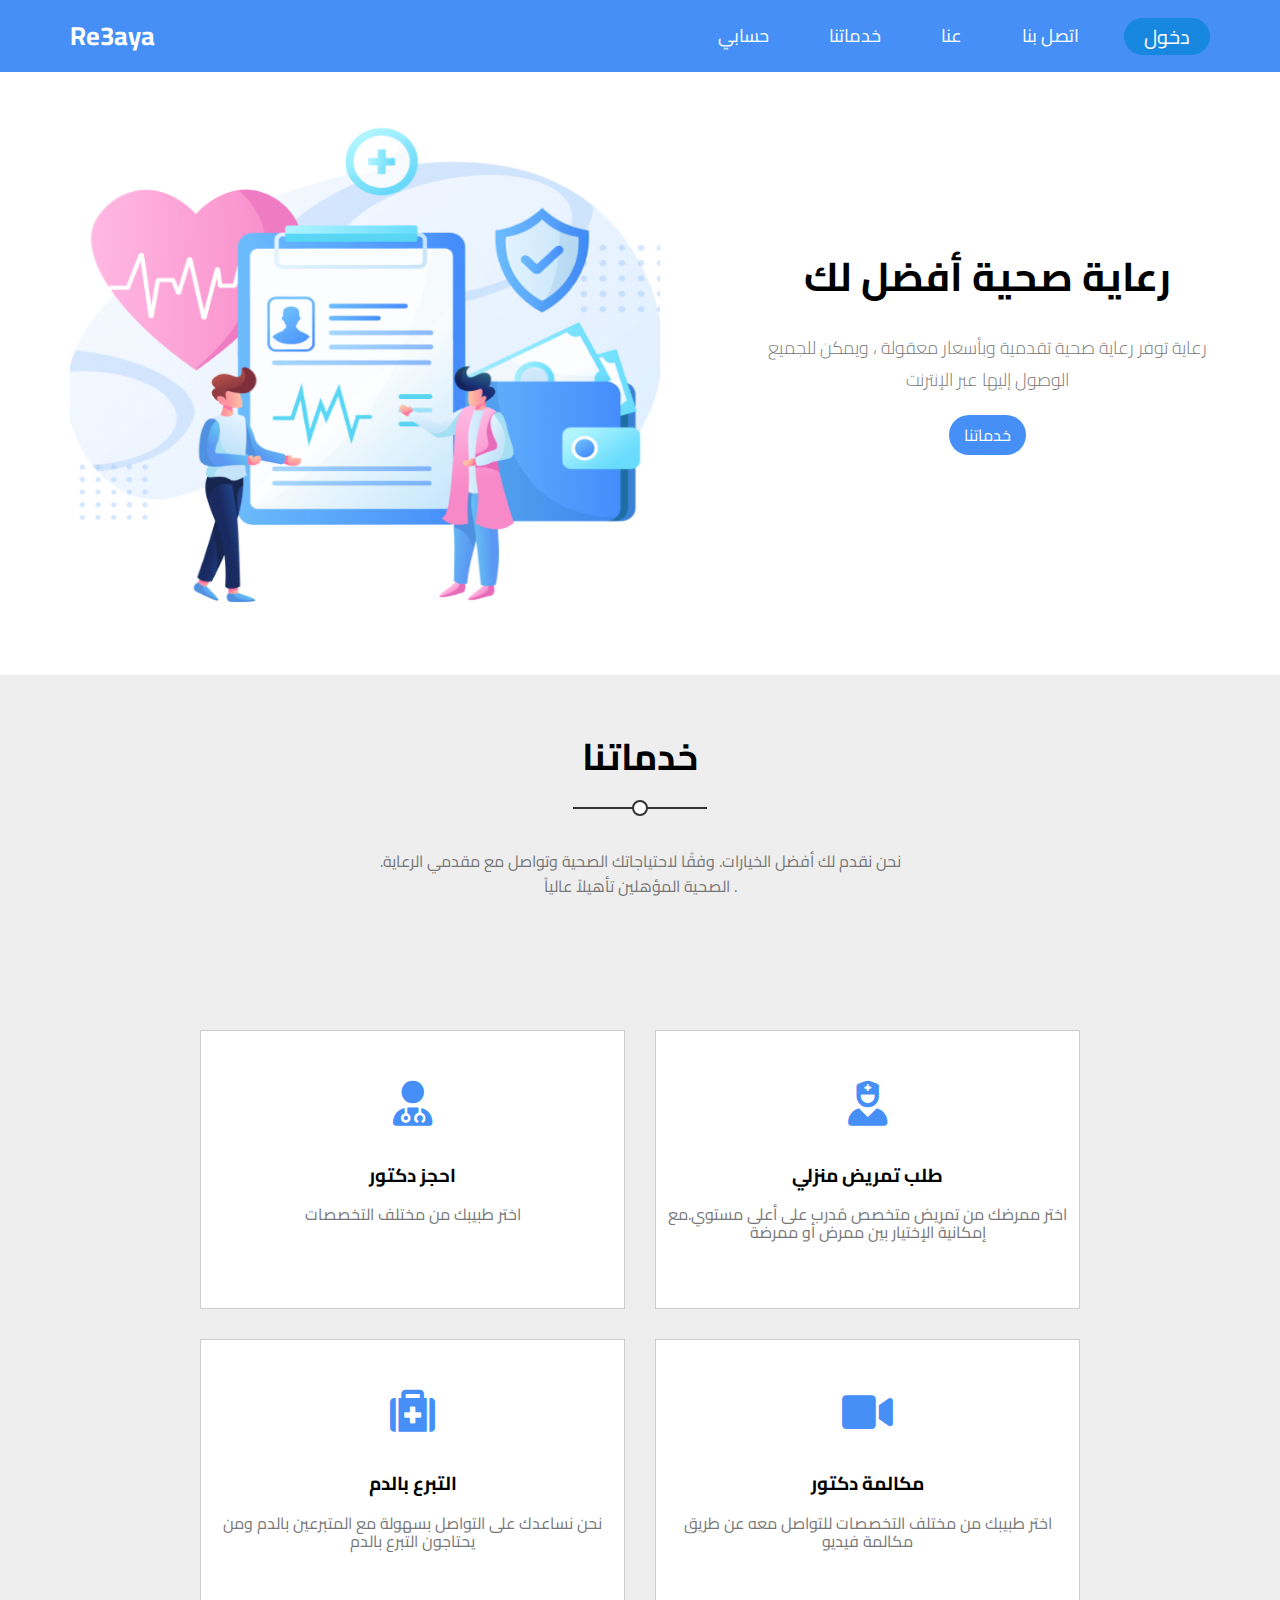
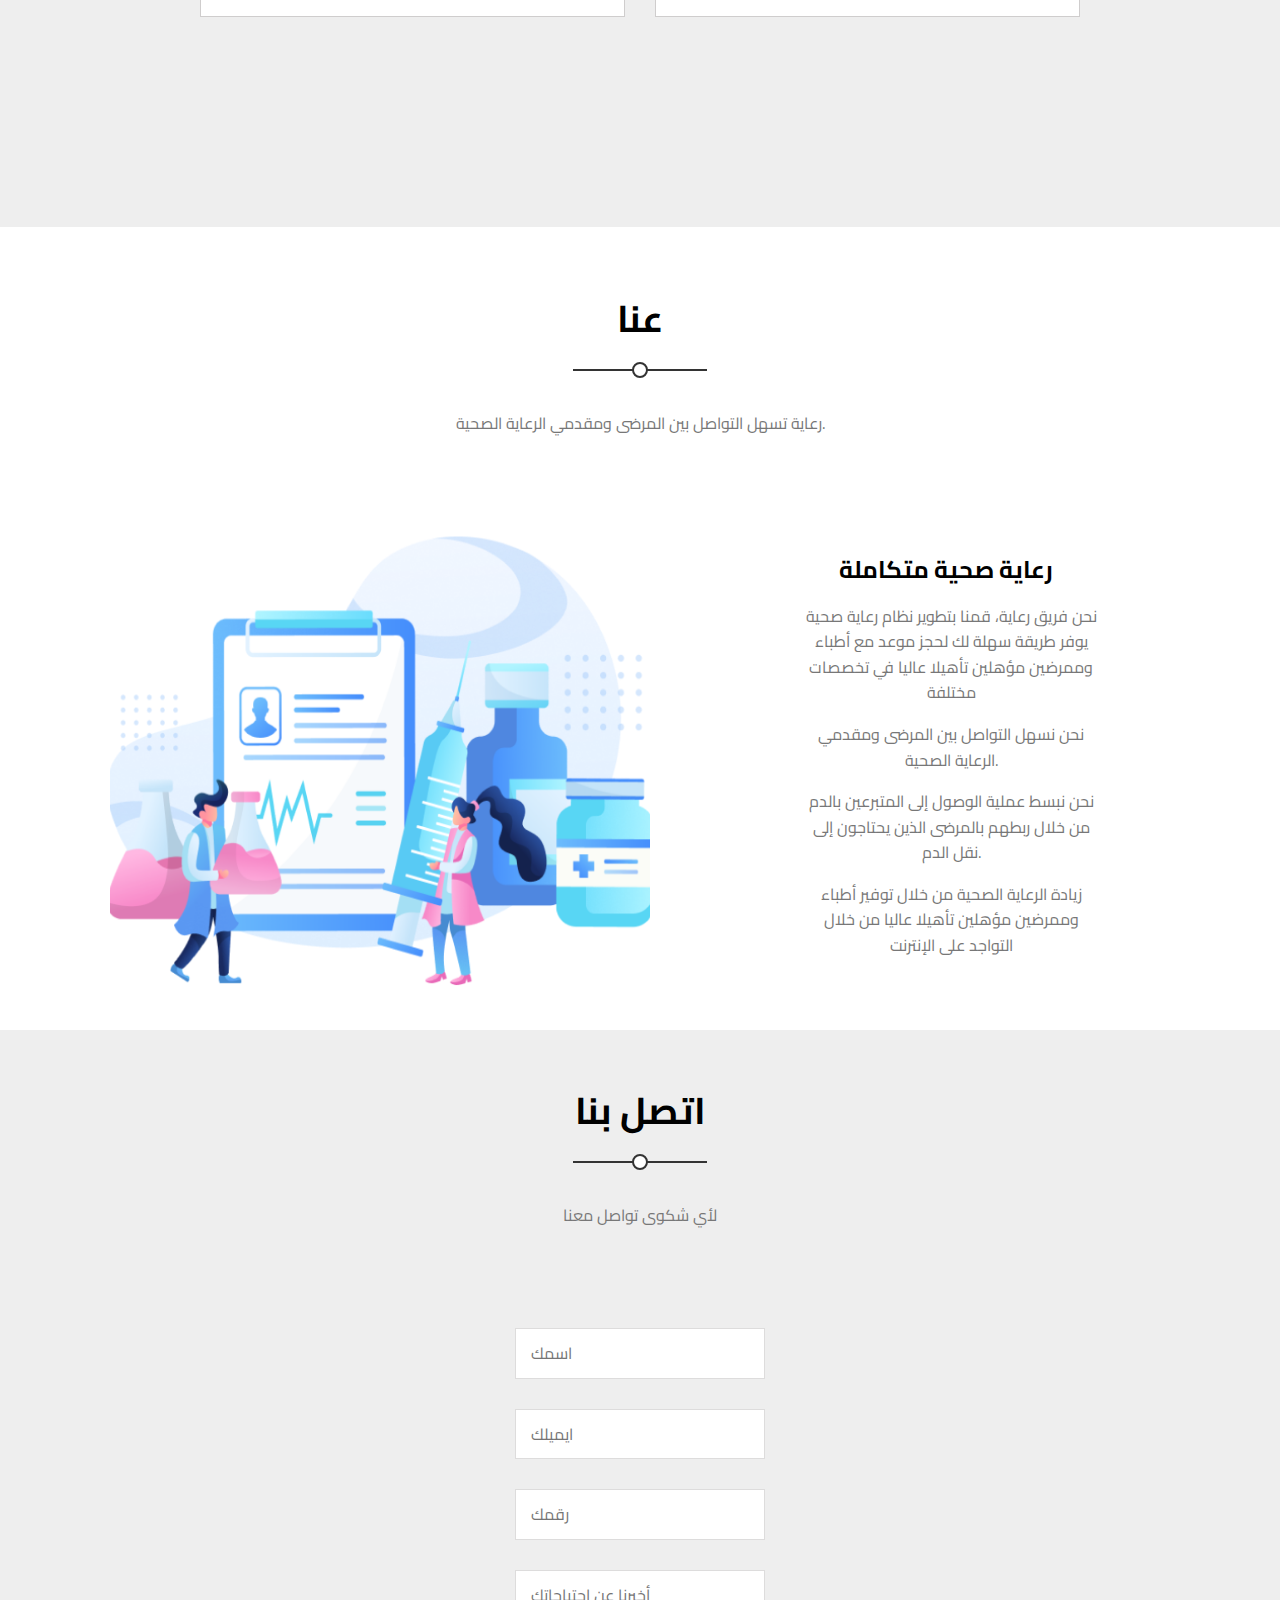
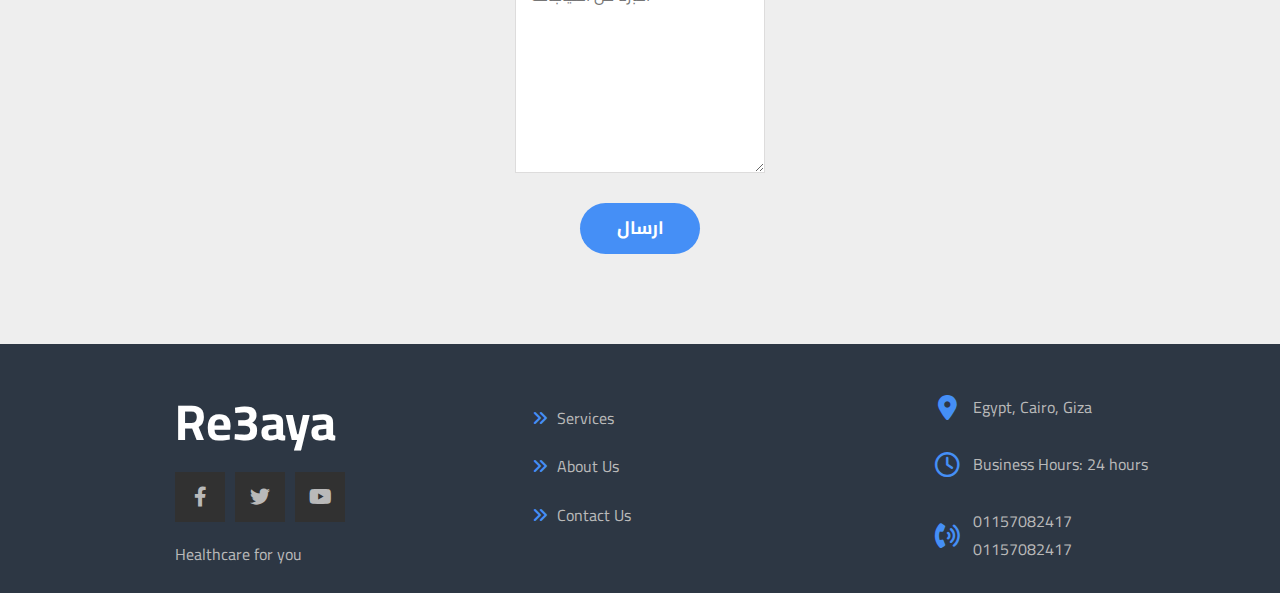
<file: index.html>
<!DOCTYPE html>
<html lang="ar">

<head>
    <meta charset="UTF-8">
    <meta http-equiv="X-UA-Compatible" content="IE=edge">
    <meta name="viewport" content="width=device-width, initial-scale=1.0">
    <title>Re3aya</title>
    <link rel="preconnect" href="https://fonts.googleapis.com">
    <link rel="preconnect" href="https://fonts.gstatic.com" crossorigin>
    <link
        href="https://fonts.googleapis.com/css2?family=Cairo:wght@300;400;700&family=Open+Sans:wght@400;700&family=Roboto:wght@300;400&family=Work+Sans:wght@200;300;400;500;600;700;800&display=swap"
        rel="stylesheet">
    <link rel="stylesheet" href="css/normalize.css" />
    <link rel="stylesheet" href="css/landing.css" />
    <link rel="stylesheet" href="css/all.min.css" />
</head>

<body>

    <div class="header" id="header">
        <div class="container">
            <a class="logo" href="#">Re3aya</a>
            <i class="fas fa-bars menu"></i>
            <ul class="main-nav">
                <li><a href="profile">حسابي</a></li>
                <li><a href="#services">خدماتنا</a></li>
                <li><a href="#about">عنا</a></li>
                <li><a href="#contact">اتصل بنا</a></li>
                <div class="active"><a href="#">دخول</a></div>
            </ul>
        </div>
    </div>

    <!-- Start of landing -->

    <div class="landing">
        <div class="container">
            <div class="image">
                <img src="images/landing1.png" alt="landing photo">
            </div>
            <div class="text">
                <h1>رعاية صحية أفضل لك</h1>
                <p>رعاية توفر رعاية صحية تقدمية وبأسعار معقولة ، ويمكن للجميع الوصول إليها عبر الإنترنت</p>
                <a href="#services" class="btn1">خدماتنا</a>
            </div>
        </div>
    </div>
    <!-- End of landing -->


    <!-- Start of services -->

    <div class="services" id="services">
        <div class="container">
            <div class="main-heading">
                <h2>خدماتنا</h2>
                <p>.نحن نقدم لك أفضل الخيارات. وفقًا لاحتياجاتك الصحية وتواصل مع مقدمي الرعاية الصحية المؤهلين تأهيلاً
                    عالياً .</p>
            </div>

            <div class="services-container">
                <div class="box" onclick="window.location='Book a Doctor ar';">
                    <i class="fa-solid fa-user-doctor"></i>
                    <div class="text">
                        <h3>احجز دكتور</h3>
                        <p>اختر طبيبك من مختلف التخصصات</p>
                    </div>
                </div>
                <div class="box" onclick=" window.location='Nurse ar' ;">
                    <i class="fa-solid fa-user-nurse"></i>
                    <div class="text">
                        <h3>طلب تمريض منزلي</h3>
                        <p>اختر ممرضك من تمريض متخصص مُدرب على أعلى مستوي.مع إمكانية الإختيار بين ممرض أو ممرضة </p>
                    </div>
                </div>
                <div class="box" onclick="window.location='Blood donation ar';">
                    <i class="fa fa-medkit"></i>
                    <div class="text">
                        <h3>التبرع بالدم</h3>
                        <p>نحن نساعدك على التواصل بسهولة مع المتبرعين بالدم ومن يحتاجون التبرع بالدم</p>
                    </div>
                </div>
                <div class="box" onclick="window.location='Video call ar';">
                    <i class='fas fa-video'></i>
                    <div class="text">
                        <h3>مكالمة دكتور</h3>
                        <p>اختر طبيبك من مختلف التخصصات للتواصل معه عن طريق مكالمة فيديو</p>
                    </div>
                </div>
            </div>
        </div>
    </div>
    <!-- End of services -->



    <div class="about" id="about">
        <div class="container">
            <div class="main-heading">
                <h2>عنا</h2>
                <p>رعاية تسهل التواصل بين المرضى ومقدمي الرعاية الصحية.</p>
            </div>
            <div class="about-container">
                <div class="image">
                    <img src="images/about.png" alt="about photo">
                </div>
                <div class="text">
                    <h2>رعاية صحية متكاملة</h1>
                        <p>نحن فريق رعاية، قمنا بتطوير نظام رعاية صحية يوفر طريقة سهلة لك لحجز موعد مع أطباء وممرضين
                            مؤهلين تأهيلا عاليا في تخصصات مختلفة</p>
                        <p>نحن نسهل التواصل بين المرضى ومقدمي الرعاية الصحية.</p>
                        <p>نحن نبسط عملية الوصول إلى المتبرعين بالدم من خلال ربطهم بالمرضى الذين يحتاجون إلى نقل الدم.
                        </p>
                        <p>زيادة الرعاية الصحية من خلال توفير أطباء وممرضين مؤهلين تأهيلا عاليا من خلال التواجد على
                            الإنترنت</p>
                </div>
            </div>
        </div>
    </div>




    <div class="contact" id="contact">
        <div class="container">
            <div class="box">
                <div class="main-heading">
                    <h2>اتصل بنا</h2>
                    <p>لأي شكوى تواصل معنا</p>
                </div>
                <form>
                    <input type="text" placeholder="اسمك">
                    <input type="email" placeholder="ايميلك">
                    <input type="text" placeholder="رقمك">
                    <textarea class="input" placeholder="أخبرنا عن احتياجاتك" name="message"></textarea>
                    <input type="submit" class="active2" value="ارسال">
                </form>
            </div>
        </div>
    </div>



    <div class="footer">
        <div class="container">
            <div class="box">
                <h3>Re3aya</h3>
                <ul class="social">
                    <li>
                        <a href="#" class="facebook">
                            <i class="fab fa-facebook-f"></i>
                        </a>
                    </li>
                    <li>
                        <a href="#" class="twitter">
                            <i class="fab fa-twitter"></i>
                        </a>
                    </li>
                    <li>
                        <a href="#" class="youtube">
                            <i class="fab fa-youtube"></i>
                        </a>
                    </li>
                </ul>
                <p class="text">Healthcare for you</p>
            </div>
            <div class="box">
                <ul class="links">
                    <li><a href="#services">Services</a></li>
                    <li><a href="#about">About Us</a></li>
                    <li><a href="#contact">Contact Us</a></li>
                </ul>
            </div>
            <div class="box">
                <div class="line">
                    <i class="fas fa-map-marker-alt fa-fw"></i>
                    <div class="info">Egypt, Cairo, Giza</div>
                </div>
                <div class="line">
                    <i class="far fa-clock fa-fw"></i>
                    <div class="info">Business Hours: 24 hours</div>
                </div>
                <div class="line">
                    <i class="fas fa-phone-volume fa-fw"></i>
                    <div class="info">
                        <span>01157082417</span>
                        <span>01157082417</span>
                    </div>
                </div>
            </div>
        </div>







        <script src="js/landing.js"></script>
</body>

</html>
</file>
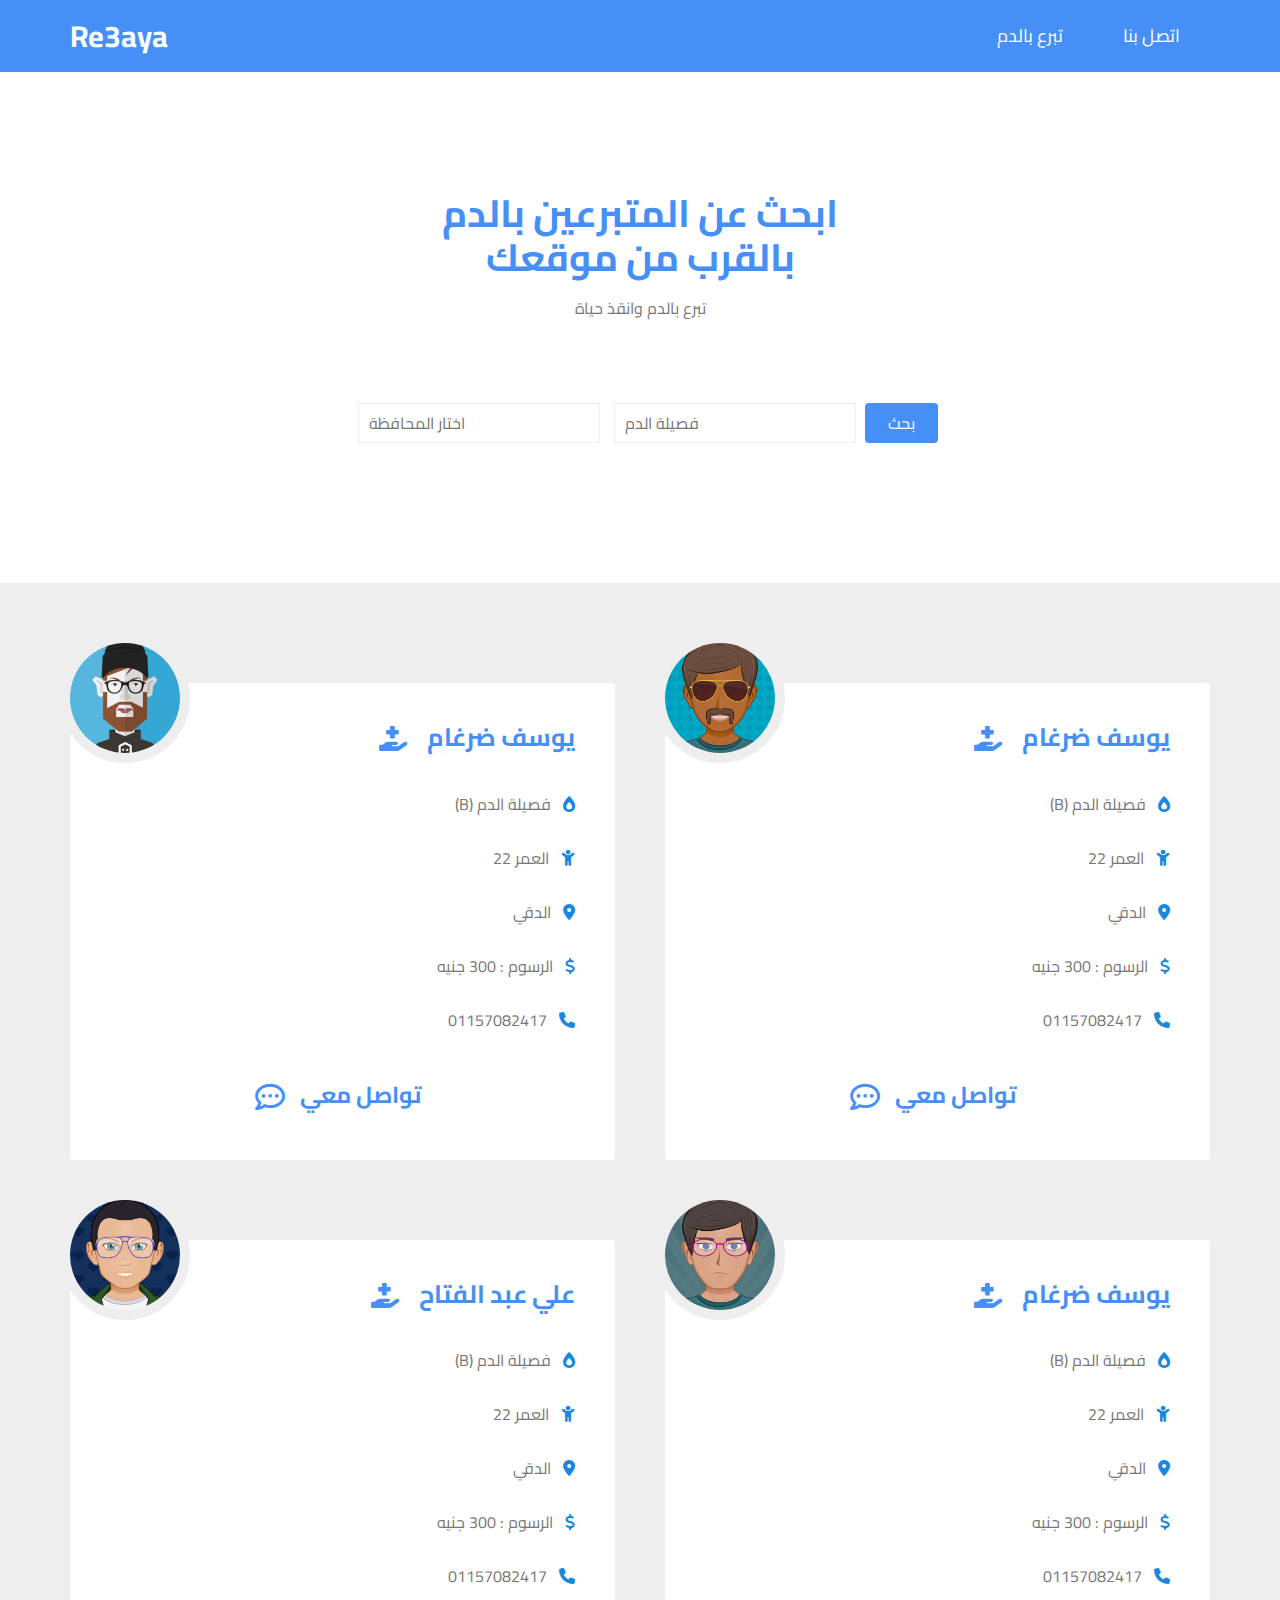
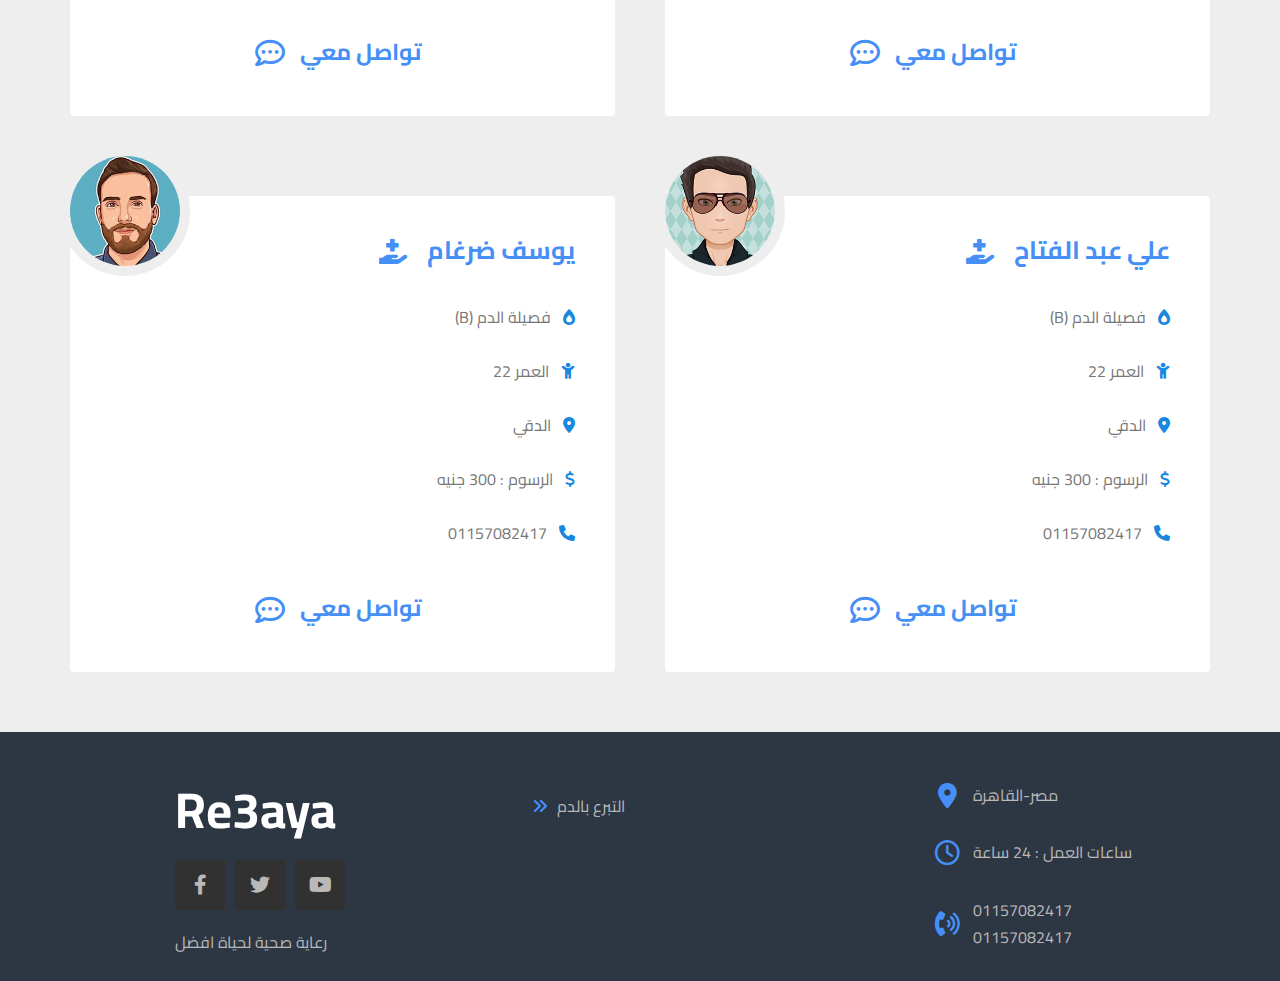
<file: Blood donation ar/index.html>
<!DOCTYPE html>
<html lang="ar">

<head>
    <meta charset="UTF-8">
    <meta http-equiv="X-UA-Compatible" content="IE=edge">
    <meta name="viewport" content="width=device-width, initial-scale=1.0">
    <link rel="preconnect" href="https://fonts.googleapis.com">
    <link rel="preconnect" href="https://fonts.gstatic.com" crossorigin>
    <link
        href="https://fonts.googleapis.com/css2?family=Cairo:wght@300;400;700&family=Open+Sans:wght@400;700&family=Roboto:wght@300;400&family=Work+Sans:wght@200;300;400;500;600;700;800&display=swap"
        rel="stylesheet">
    <link rel="stylesheet" href="https://use.fontawesome.com/releases/v5.15.4/css/all.css"
        integrity="sha384-DyZ88mC6Up2uqS4h/KRgHuoeGwBcD4Ng9SiP4dIRy0EXTlnuz47vAwmeGwVChigm" crossorigin="anonymous" />
    <link rel="stylesheet" href="css/normalize.css" />
    <link rel="stylesheet" href="css/style.css" />
    <link rel="stylesheet" href="css/all.min.css" />
    <title>التبرع بالدم</title>
</head>

<body>
    <div class="header" id="header">
        <div class="container">
            <a class="logo" href="../index.html">Re3aya</a>
            <ul class="main-nav">
                <li class="active4"><a href="#doctor">تبرع بالدم</a></li>
                <li class="active3"><a href="">اتصل بنا</a></li>
            </ul>
        </div>
    </div>

    <div class="landing" id="doctor">
        <div class="container">
            <div class="text">
                <h3>ابحث عن المتبرعين بالدم بالقرب من موقعك </h3>
                <p>تبرع بالدم وانقذ حياة</p>
            </div>
            <div class="input">
                <form>
                    <!-- <span>City</span> -->
                    <input list="city" placeholder="اختار المحافظة">
                    <datalist id="city">
                        <option value="القاهره">
                        <option value="الجيزه">
                        <option value="الاسكندريه">
                        <option value="الفيوم">
                        <option value="اسوان">
                        <option value="اسيوط">
                        <option value="البحيره">
                        <option value="بني سويف">
                        <option value="الدقهليه">
                        <option value="دمياط">
                        <option value="الغربيه">
                        <option value="الاسماعيليه">
                        <option value="كفر الشيخ">
                        <option value="الاقصر">
                        <option value="مطروح">
                        <option value="المنيا">
                        <option value="المنوفيه">
                        <option value="الوادي الجديد">
                        <option value="شمال سيناء">
                        <option value="بورسعيد">
                        <option value="القليوبيه">
                        <option value="قنا">
                        <option value="البحر الاحمر">
                        <option value="الشرقيه">
                        <option value="سوهاج">
                        <option value="جنوب سيناء">
                        <option value="السويس">
                    </datalist>


                    <input list="blood" placeholder="فصيلة الدم">
                    <datalist id="blood">
                        <option value="A+">
                        <option value="A-">
                        <option value="B+">
                        <option value="B-">
                        <option value="AB+">
                        <option value="AB-">
                        <option value="O+">
                        <option value="O-">
                    </datalist>

                    <button class="btn">بحث</button>
                </form>
            </div>
        </div>
    </div>


    <div class="donation" id="donation">
        <div class="container">
            <div class="box">
                <img src="images/avatar-01.png" alt="" />
                <div class="nam">
                    <h3>يوسف ضرغام</h3>
                    <i class="fa-solid fa-hand-holding-medical"></i>
                </div>
                <ul>
                    <li>
                        <i class='fas fa-burn'></i>
                        <p><span> (B) </span>فصيلة الدم </p>
                    </li>
                    <li>
                        <i class="fa fa-child"></i>
                        <p class="active1"><span>22 </span> العمر</p>
                    </li>
                    <li>
                        <i class='fas fa-map-marker-alt'></i>
                        <p><span>الدقي</span></p>
                    </li>
                    <li>
                        <i class="fa fa-dollar"></i>
                        <p>الرسوم : <span>300 جنيه</span></p>
                    </li>
                    <li>
                        <i class="fa fa-phone"></i>
                        <p><span>01157082417</span></p>
                    </li>
                </ul>
                <div class="chaticon">
                    <a href="">
                        <h4>تواصل معي</h4>
                        <i class='far fa-comment-dots chat'></i>
                    </a>
                </div>
            </div>
            <div class="box">
                <img src="images/avatar-02.png" alt="" />
                <div class="nam">
                    <h3>يوسف ضرغام</h3>
                    <i class="fa-solid fa-hand-holding-medical"></i>
                </div>
                <ul>
                    <li>
                        <i class='fas fa-burn'></i>
                        <p><span> (B) </span>فصيلة الدم </p>
                    </li>
                    <li>
                        <i class="fa fa-child"></i>
                        <p class="active1"><span>22 </span> العمر</p>
                    </li>
                    <li>
                        <i class='fas fa-map-marker-alt'></i>
                        <p><span>الدقي</span></p>
                    </li>
                    <li>
                        <i class="fa fa-dollar"></i>
                        <p>الرسوم : <span>300 جنيه</span></p>
                    </li>
                    <li>
                        <i class="fa fa-phone"></i>
                        <p><span>01157082417</span></p>
                    </li>

                </ul>
                <div class="chaticon">
                    <a href="">
                        <h4>تواصل معي</h4>
                        <i class='far fa-comment-dots chat'></i>
                    </a>
                </div>
            </div>
            <div class="box">
                <img src="images/avatar-03.png" alt="" />
                <div class="nam">
                    <h3>علي عبد الفتاح</h3>
                    <i class="fa-solid fa-hand-holding-medical"></i>
                </div>
                <ul>
                    <li>
                        <i class='fas fa-burn'></i>
                        <p><span> (B) </span>فصيلة الدم </p>
                    </li>
                    <li>
                        <i class="fa fa-child"></i>
                        <p class="active1"><span>22 </span> العمر</p>
                    </li>
                    <li>
                        <i class='fas fa-map-marker-alt'></i>
                        <p><span>الدقي</span></p>
                    </li>
                    <li>
                        <i class="fa fa-dollar"></i>
                        <p>الرسوم : <span>300 جنيه</span></p>
                    </li>
                    <li>
                        <i class="fa fa-phone"></i>
                        <p><span>01157082417</span></p>
                    </li>


                </ul>
                <div class="chaticon">
                    <a href="">
                        <h4>تواصل معي</h4>
                        <i class='far fa-comment-dots chat'></i>
                    </a>
                </div>
            </div>
            <div class="box">
                <img src="images/avatar-04.png" alt="" />
                <div class="nam">
                    <h3>يوسف ضرغام</h3>
                    <i class="fa-solid fa-hand-holding-medical"></i>
                </div>
                <ul>
                    <li>
                        <i class='fas fa-burn'></i>
                        <p><span> (B) </span>فصيلة الدم </p>
                    </li>
                    <li>
                        <i class="fa fa-child"></i>
                        <p class="active1"><span>22 </span> العمر</p>
                    </li>
                    <li>
                        <i class='fas fa-map-marker-alt'></i>
                        <p><span>الدقي</span></p>
                    </li>
                    <li>
                        <i class="fa fa-dollar"></i>
                        <p>الرسوم : <span>300 جنيه</span></p>
                    </li>
                    <li>
                        <i class="fa fa-phone"></i>
                        <p><span>01157082417</span></p>
                    </li>
                </ul>
                <div class="chaticon">
                    <a href="">
                        <h4>تواصل معي</h4>
                        <i class='far fa-comment-dots chat'></i>
                    </a>
                </div>
            </div>
            <div class="box">
                <img src="images/avatar-05.png" alt="" />
                <div class="nam">
                    <h3>يوسف ضرغام</h3>
                    <i class="fa-solid fa-hand-holding-medical"></i>
                </div>
                <ul>
                    <li>
                        <i class='fas fa-burn'></i>
                        <p><span> (B) </span>فصيلة الدم </p>
                    </li>
                    <li>
                        <i class="fa fa-child"></i>
                        <p class="active1"><span>22 </span> العمر</p>
                    </li>
                    <li>
                        <i class='fas fa-map-marker-alt'></i>
                        <p><span>الدقي</span></p>
                    </li>
                    <li>
                        <i class="fa fa-dollar"></i>
                        <p>الرسوم : <span>300 جنيه</span></p>
                    </li>
                    <li>
                        <i class="fa fa-phone"></i>
                        <p><span>01157082417</span></p>
                    </li>
                </ul>
                <div class="chaticon">
                    <a href="">
                        <h4>تواصل معي</h4>
                        <i class='far fa-comment-dots chat'></i>
                    </a>
                </div>
            </div>
            <div class="box">
                <img src="images/avatar-06.png" alt="" />
                <div class="nam">
                    <h3>علي عبد الفتاح</h3>
                    <i class="fa-solid fa-hand-holding-medical"></i>
                </div>
                <ul>
                    <li>
                        <i class='fas fa-burn'></i>
                        <p><span> (B) </span>فصيلة الدم </p>
                    </li>
                    <li>
                        <i class="fa fa-child"></i>
                        <p class="active1"><span>22 </span> العمر</p>
                    </li>
                    <li>
                        <i class='fas fa-map-marker-alt'></i>
                        <p><span>الدقي</span></p>
                    </li>
                    <li>
                        <i class="fa fa-dollar"></i>
                        <p>الرسوم : <span>300 جنيه</span></p>
                    </li>
                    <li>
                        <i class="fa fa-phone"></i>
                        <p><span>01157082417</span></p>
                    </li>
                </ul>
                <div class="chaticon">
                    <a href="">
                        <h4>تواصل معي</h4>
                        <i class='far fa-comment-dots chat'></i>
                    </a>
                </div>
            </div>
        </div>
    </div>
    </div>







    <div class="footer">
        <div class="container">
            <div class="box">
                <h3>Re3aya</h3>
                <ul class="social">
                    <li>
                        <a href="#" class="facebook">
                            <i class="fab fa-facebook-f"></i>
                        </a>
                    </li>
                    <li>
                        <a href="#" class="twitter">
                            <i class="fab fa-twitter"></i>
                        </a>
                    </li>
                    <li>
                        <a href="#" class="youtube">
                            <i class="fab fa-youtube"></i>
                        </a>
                    </li>
                </ul>
                <p class="text">رعاية صحية لحياة افضل</p>
            </div>
            <div class="box">
                <ul class="links">
                    <li><a href="#">التبرع بالدم</a></li>
                    <!-- <li><a href="#contact">Contact Us</a></li> -->
                </ul>
            </div>
            <div class="box">
                <div class="line">
                    <i class="fas fa-map-marker-alt fa-fw"></i>
                    <div class="info">مصر-القاهرة</div>
                </div>
                <div class="line">
                    <i class="far fa-clock fa-fw"></i>
                    <div class="info">ساعات العمل : 24 ساعة</div>
                </div>
                <div class="line">
                    <i class="fas fa-phone-volume fa-fw"></i>
                    <div class="info">
                        <span>01157082417</span>
                        <span>01157082417</span>
                    </div>
                </div>
            </div>
        </div>


        <script src="js/index.js"></script>
</body>

</html>
</file>
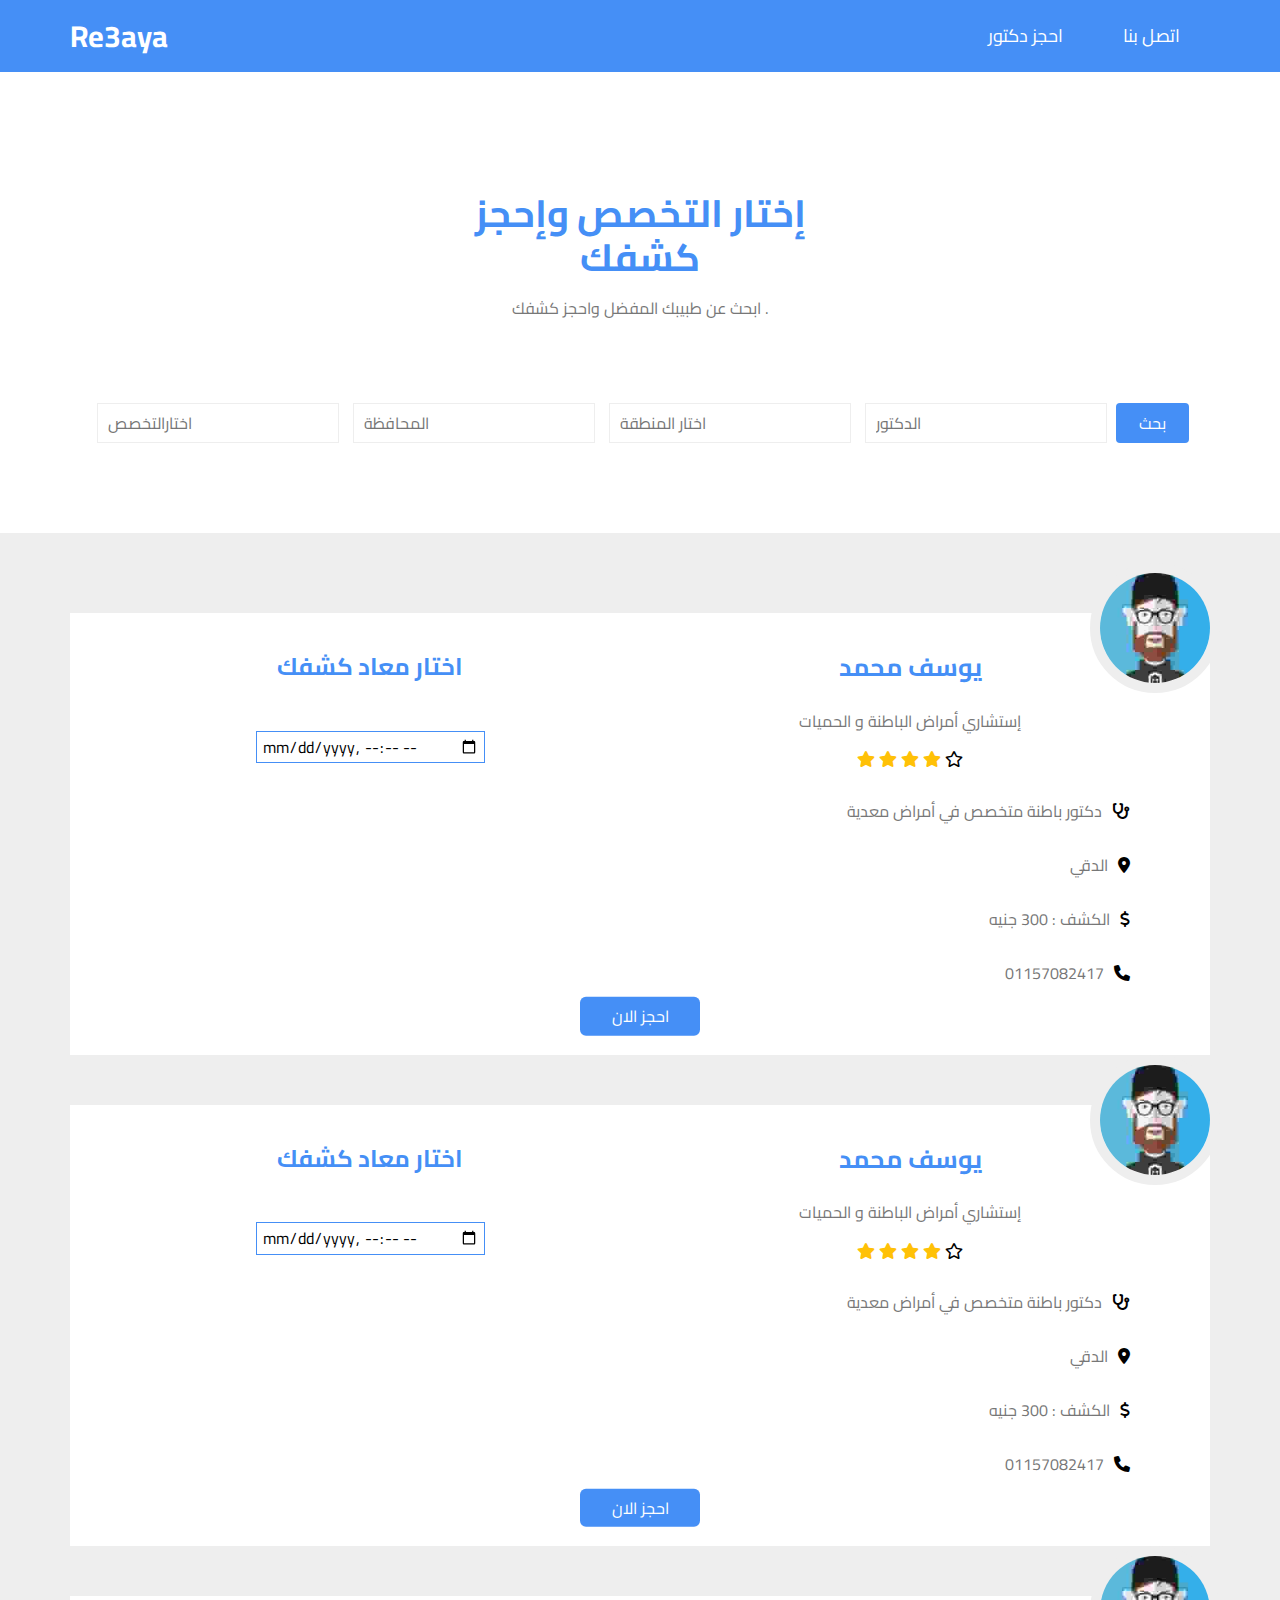
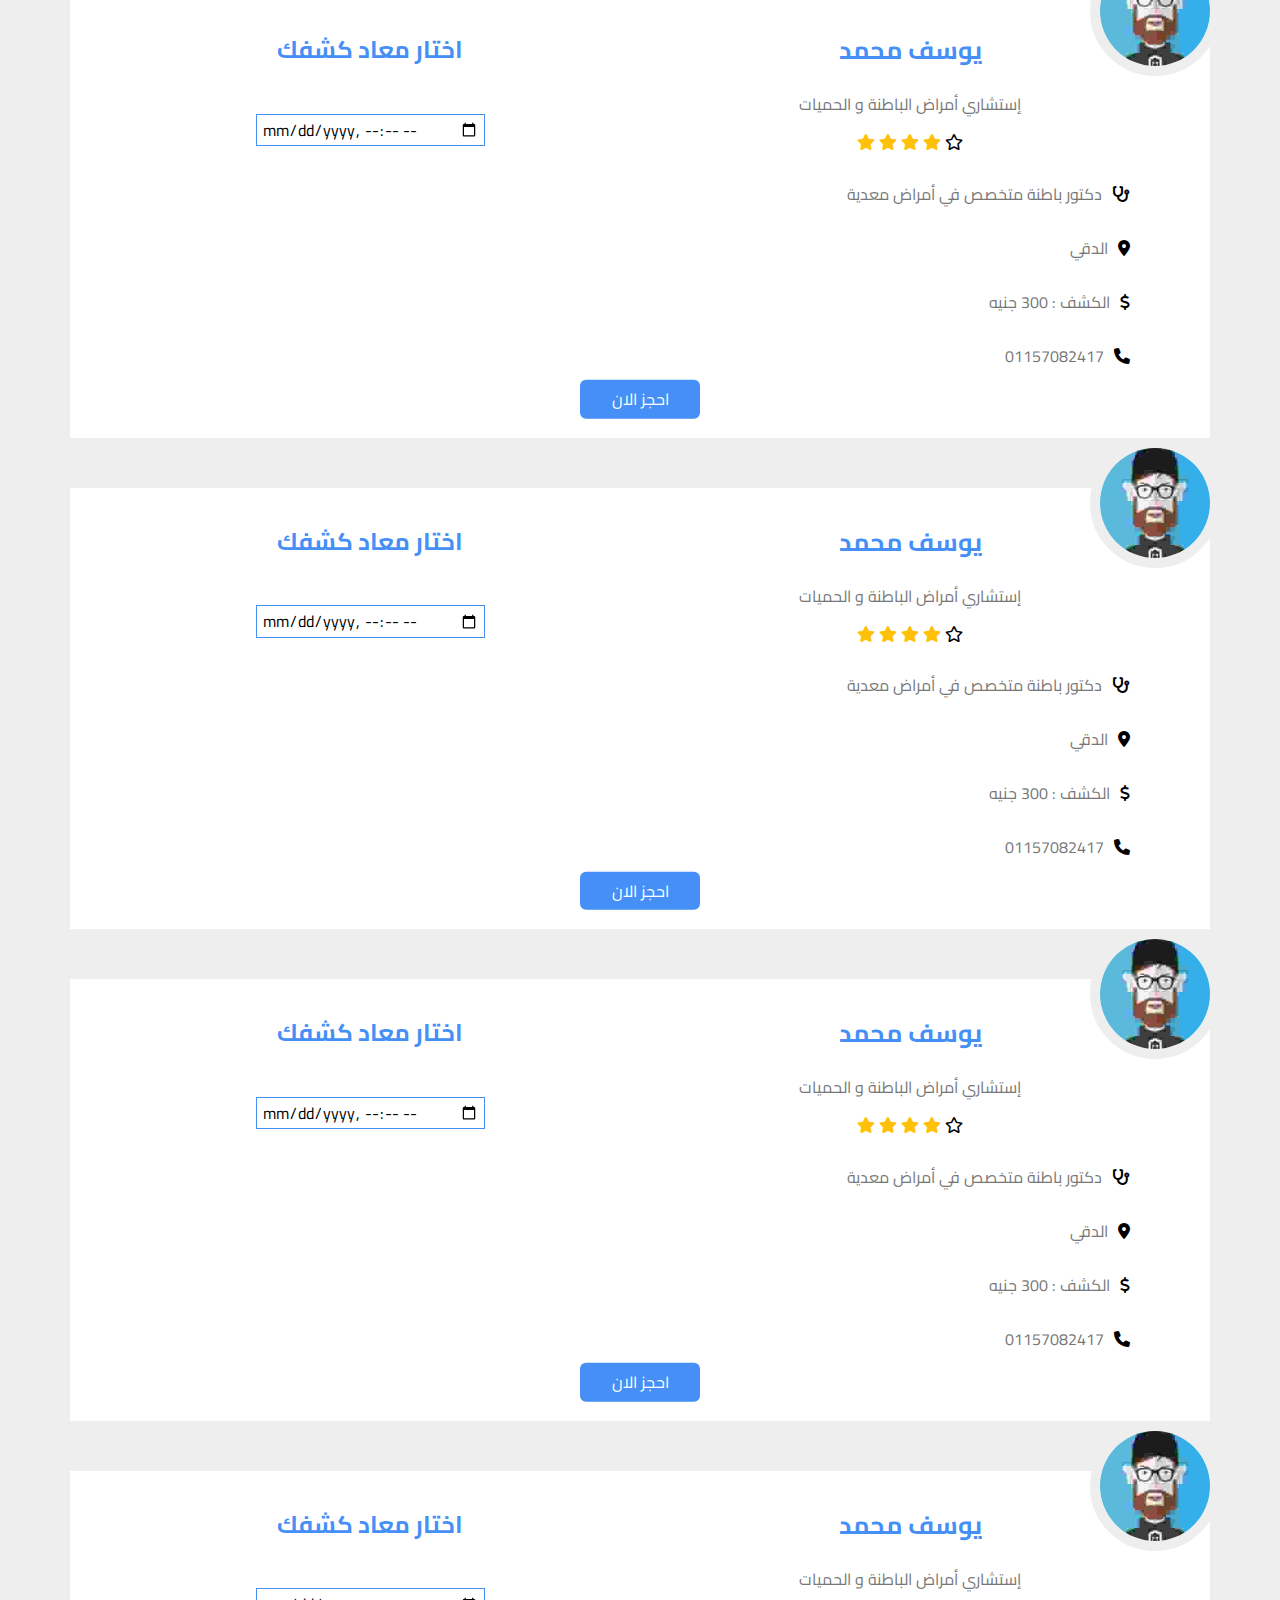
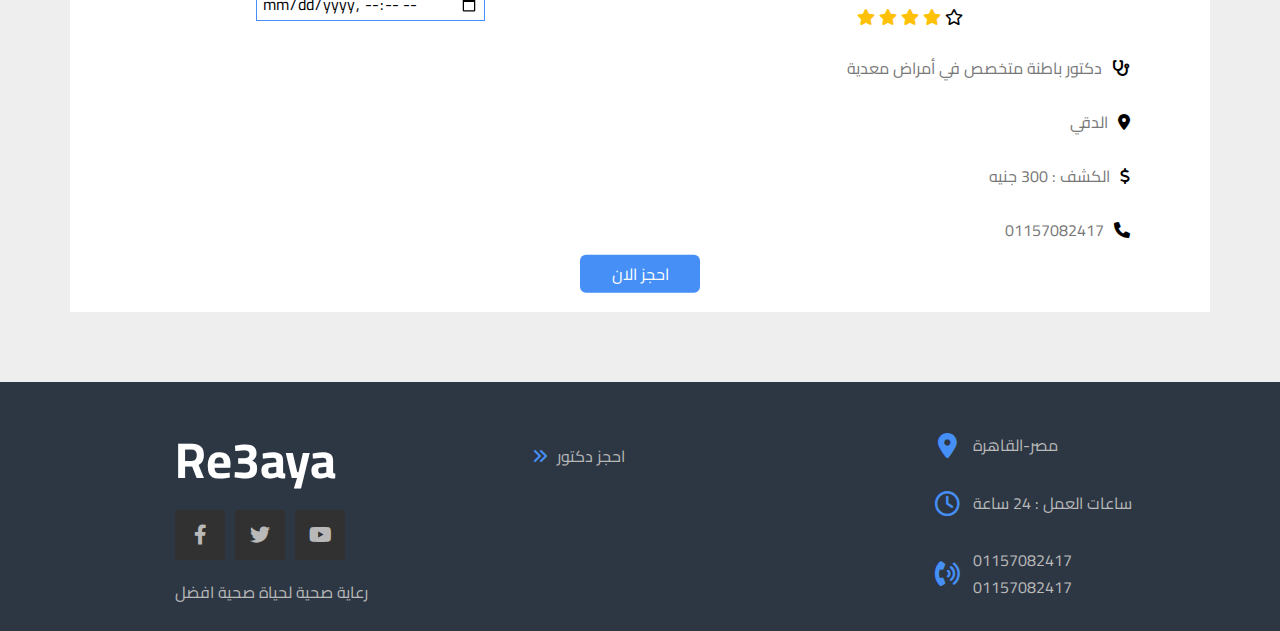
<file: Book a Doctor ar/index.html>
<!DOCTYPE html>
<html lang="ar">

<head>
    <meta charset="UTF-8">
    <meta http-equiv="X-UA-Compatible" content="IE=edge">
    <meta name="viewport" content="width=device-width, initial-scale=1.0">
    <link rel="preconnect" href="https://fonts.googleapis.com">
    <link rel="preconnect" href="https://fonts.gstatic.com" crossorigin>
    <link
        href="https://fonts.googleapis.com/css2?family=Cairo:wght@300;400;700&family=Open+Sans:wght@400;700&family=Roboto:wght@300;400&family=Work+Sans:wght@200;300;400;500;600;700;800&display=swap"
        rel="stylesheet">
    <link rel="stylesheet" href="css/normalize.css" />
    <link rel="stylesheet" href="css/style.css" />
    <link rel="stylesheet" href="css/all.min.css" />
    <title>احجز دكتور</title>
</head>

<body>
    <div class="header" id="header">
        <div class="container">
            <a class="logo" href="../index.html">Re3aya</a>
            <ul class="main-nav">
                <li class="active3"><a href="#doctor">احجز دكتور</a></li>
                <li class="active"><a href="">اتصل بنا</a></li>
            </ul>
        </div>
    </div>

    <div class="landing" id="doctor">
        <div class="container">
            <div class="text">
                <h3>إختار التخصص وإحجز كشفك </h3>
                <p>ابحث عن طبيبك المفضل واحجز كشفك .</p>
            </div>
            <div class="input">
                <form>
                    <!-- <span>Speciality</span> -->
                    <input list="speciality" placeholder="اختارالتخصص">
                    <datalist id="speciality">
                        <option value="أسنان">
                        <option value="نفسي">
                        <option value="اطفال وحديثي الولاده">
                        <option value="مخ واعصاب">
                        <option value="عظام">
                        <option value="نساءوتوليد">
                        <option value="انف واذن وحنجره">
                        <option value="قلب واوعيه دمويه">
                        <option value="امراض دم">
                        <option value="اورام">
                        <option value="باطنه">
                        <option value="تخسيس وتغذيه">
                        <option value="جراحة اطفال">
                        <option value="جراحة تجميل">
                        <option value="جراحه عامه">
                        <option value="جلديه">
                        <option value="عيون">
                        <option value="ذكورة وعقم">
                        <option value="مسالك بوليه">
                        <option value="كلي">
                        <option value="كبد">
                    </datalist>

                    <!-- <span>City</span> -->
                    <input list="city" placeholder="المحافظة">
                    <datalist id="city">
                        <option value="القاهرة">
                        <option value="الجيزة">
                    </datalist>
                    <!-- <span>Area</span> -->
                    <input list="area" placeholder="اختار المنطقة">
                    <datalist id="area">
                        <div class="cairo">
                            <option value="مصر الجديدة">
                            <option value="مدينة نصر">
                            <option value="المعادي">
                            <option value="التجمع">
                            <option value="مدينة العبور">
                            <option value=" المنيل">
                            <option value="شبرا">
                            <option value="وسط البلد">
                            <option value="مدينة السلام">
                            <option value="الرحاب">
                            <option value="الزمالك">
                            <option value="السيدة زينب">
                            <option value="الشروق">
                            <option value="العباسية">
                            <option value="العاشر من رمضان">
                            <option value="المرج">
                            <option value="المقطم">
                            <option value="حلوان">
                            <option value="عين شمس">
                            <option value="مدينتي">
                            <option value="مدينة بدر">
                            <option value="شبرا الخيمة">
                            <option value="مصر القديمة">
                            <option value="دار السلام">
                            <option value="حدائق المعادي">
                        </div>
                        <div class="giza">
                            <option value="الدقي">
                            <option value="المهندسين ">
                            <option value="الهرم">
                            <option value="الهرم ">
                            <option value="الشيخ زايد">
                            <option value="حدائق الأهرام">
                            <option value="السادس من اكتوبر">
                            <option value="العجوزة ">
                            <option value="الجيزة الجديدة ">
                            <option value="البدراشين ">
                            <option value="العياط ">
                            <option value="إمبابة ">
                            <option value="ميدان الجيزة ">

                        </div>

                    </datalist>
                    <label for="docname"></label>
                    <input type="text" placeholder="الدكتور" id="docname">

                    <button class="btn">بحث</button>
                </form>
            </div>
        </div>
    </div>


    <div class="alldoctors" id="alldoctors">
        <div class="container">
            <div class="box">
                <div class="appointment">
                    <h2>اختار معاد كشفك</h2>
                    <div class="time">
                        <form action="">
                            <input required type="datetime-local" id="meeting-time" name="meeting-time"
                                value="2022-00-12T19:30" min="2022-06-16T08:00" max="2022-00-30T16:00">
                        </form>
                    </div>
                </div>
                <div class="col">
                    <img src="images/avatar-01.jpg" alt="" />
                    <h3>يوسف محمد</h3>
                    <span class="title">إستشاري أمراض الباطنة و الحميات</span>
                    <div class="rate">
                        <i class="filled fas fa-star"></i>
                        <i class="filled fas fa-star"></i>
                        <i class="filled fas fa-star"></i>
                        <i class="filled fas fa-star"></i>
                        <i class="far fa-star"></i>
                    </div>
                    <ul>
                        <li>
                            <i class="fa fa-stethoscope"></i>
                            <p class="active1"><span>دكتور باطنة متخصص في أمراض معدية</span></p>
                        </li>
                        <li>
                            <i class='fas fa-map-marker-alt'></i>
                            <p><span>الدقي</span></p>
                        </li>
                        <li>
                            <i class="fa fa-dollar"></i>
                            <p>الكشف : <span>300 جنيه</span></p>
                        </li>
                        <li>
                            <i class="fa fa-phone"></i>
                            <p><span>01157082417</span></p>
                        </li>
                    </ul>
                </div>
                <button class="btn">احجز الان</button>
            </div>
            <div class="box">
                <div class="appointment">
                    <h2>اختار معاد كشفك</h2>
                    <div class="time">
                        <form action="">
                            <input required type="datetime-local" id="meeting-time" name="meeting-time"
                                value="2022-00-12T19:30" min="2022-06-16T08:00" max="2022-00-30T16:00">
                        </form>
                    </div>
                </div>
                <div class="col">
                    <img src="images/avatar-01.jpg" alt="" />
                    <h3>يوسف محمد</h3>
                    <span class="title">إستشاري أمراض الباطنة و الحميات</span>
                    <div class="rate">
                        <i class="filled fas fa-star"></i>
                        <i class="filled fas fa-star"></i>
                        <i class="filled fas fa-star"></i>
                        <i class="filled fas fa-star"></i>
                        <i class="far fa-star"></i>
                    </div>
                    <ul>
                        <li>
                            <i class="fa fa-stethoscope"></i>
                            <p class="active1"><span>دكتور باطنة متخصص في أمراض معدية</span></p>
                        </li>
                        <li>
                            <i class='fas fa-map-marker-alt'></i>
                            <p><span>الدقي</span></p>
                        </li>
                        <li>
                            <i class="fa fa-dollar"></i>
                            <p>الكشف : <span>300 جنيه</span></p>
                        </li>
                        <li>
                            <i class="fa fa-phone"></i>
                            <p><span>01157082417</span></p>
                        </li>
                    </ul>
                </div>
                <button class="btn">احجز الان</button>
            </div>
            <div class="box">
                <div class="appointment">
                    <h2>اختار معاد كشفك</h2>
                    <div class="time">
                        <form action="">
                            <input required type="datetime-local" id="meeting-time" name="meeting-time"
                                value="2022-00-12T19:30" min="2022-06-16T08:00" max="2022-00-30T16:00">
                        </form>
                    </div>
                </div>
                <div class="col">
                    <img src="images/avatar-01.jpg" alt="" />
                    <h3>يوسف محمد</h3>
                    <span class="title">إستشاري أمراض الباطنة و الحميات</span>
                    <div class="rate">
                        <i class="filled fas fa-star"></i>
                        <i class="filled fas fa-star"></i>
                        <i class="filled fas fa-star"></i>
                        <i class="filled fas fa-star"></i>
                        <i class="far fa-star"></i>
                    </div>
                    <ul>
                        <li>
                            <i class="fa fa-stethoscope"></i>
                            <p class="active1"><span>دكتور باطنة متخصص في أمراض معدية</span></p>
                        </li>
                        <li>
                            <i class='fas fa-map-marker-alt'></i>
                            <p><span>الدقي</span></p>
                        </li>
                        <li>
                            <i class="fa fa-dollar"></i>
                            <p>الكشف : <span>300 جنيه</span></p>
                        </li>
                        <li>
                            <i class="fa fa-phone"></i>
                            <p><span>01157082417</span></p>
                        </li>
                    </ul>
                </div>
                <button class="btn">احجز الان</button>
            </div>
            <div class="box">
                <div class="appointment">
                    <h2>اختار معاد كشفك</h2>
                    <div class="time">
                        <form action="">
                            <input required type="datetime-local" id="meeting-time" name="meeting-time"
                                value="2022-00-12T19:30" min="2022-06-16T08:00" max="2022-00-30T16:00">
                        </form>
                    </div>
                </div>
                <div class="col">
                    <img src="images/avatar-01.jpg" alt="" />
                    <h3>يوسف محمد</h3>
                    <span class="title">إستشاري أمراض الباطنة و الحميات</span>
                    <div class="rate">
                        <i class="filled fas fa-star"></i>
                        <i class="filled fas fa-star"></i>
                        <i class="filled fas fa-star"></i>
                        <i class="filled fas fa-star"></i>
                        <i class="far fa-star"></i>
                    </div>
                    <ul>
                        <li>
                            <i class="fa fa-stethoscope"></i>
                            <p class="active1"><span>دكتور باطنة متخصص في أمراض معدية</span></p>
                        </li>
                        <li>
                            <i class='fas fa-map-marker-alt'></i>
                            <p><span>الدقي</span></p>
                        </li>
                        <li>
                            <i class="fa fa-dollar"></i>
                            <p>الكشف : <span>300 جنيه</span></p>
                        </li>
                        <li>
                            <i class="fa fa-phone"></i>
                            <p><span>01157082417</span></p>
                        </li>
                    </ul>
                </div>
                <button class="btn">احجز الان</button>
            </div>
            <div class="box">
                <div class="appointment">
                    <h2>اختار معاد كشفك</h2>
                    <div class="time">
                        <form action="">
                            <input required type="datetime-local" id="meeting-time" name="meeting-time"
                                value="2022-00-12T19:30" min="2022-06-16T08:00" max="2022-00-30T16:00">
                        </form>
                    </div>
                </div>
                <div class="col">
                    <img src="images/avatar-01.jpg" alt="" />
                    <h3>يوسف محمد</h3>
                    <span class="title">إستشاري أمراض الباطنة و الحميات</span>
                    <div class="rate">
                        <i class="filled fas fa-star"></i>
                        <i class="filled fas fa-star"></i>
                        <i class="filled fas fa-star"></i>
                        <i class="filled fas fa-star"></i>
                        <i class="far fa-star"></i>
                    </div>
                    <ul>
                        <li>
                            <i class="fa fa-stethoscope"></i>
                            <p class="active1"><span>دكتور باطنة متخصص في أمراض معدية</span></p>
                        </li>
                        <li>
                            <i class='fas fa-map-marker-alt'></i>
                            <p><span>الدقي</span></p>
                        </li>
                        <li>
                            <i class="fa fa-dollar"></i>
                            <p>الكشف : <span>300 جنيه</span></p>
                        </li>
                        <li>
                            <i class="fa fa-phone"></i>
                            <p><span>01157082417</span></p>
                        </li>
                    </ul>
                </div>
                <button class="btn">احجز الان</button>
            </div>
            <div class="box">
                <div class="appointment">
                    <h2>اختار معاد كشفك</h2>
                    <div class="time">
                        <form action="">
                            <input required type="datetime-local" id="meeting-time" name="meeting-time"
                                value="2022-00-12T19:30" min="2022-06-16T08:00" max="2022-00-30T16:00">
                        </form>
                    </div>
                </div>
                <div class="col">
                    <img src="images/avatar-01.jpg" alt="" />
                    <h3>يوسف محمد</h3>
                    <span class="title">إستشاري أمراض الباطنة و الحميات</span>
                    <div class="rate">
                        <i class="filled fas fa-star"></i>
                        <i class="filled fas fa-star"></i>
                        <i class="filled fas fa-star"></i>
                        <i class="filled fas fa-star"></i>
                        <i class="far fa-star"></i>
                    </div>
                    <ul>
                        <li>
                            <i class="fa fa-stethoscope"></i>
                            <p class="active1"><span>دكتور باطنة متخصص في أمراض معدية</span></p>
                        </li>
                        <li>
                            <i class='fas fa-map-marker-alt'></i>
                            <p><span>الدقي</span></p>
                        </li>
                        <li>
                            <i class="fa fa-dollar"></i>
                            <p>الكشف : <span>300 جنيه</span></p>
                        </li>
                        <li>
                            <i class="fa fa-phone"></i>
                            <p><span>01157082417</span></p>
                        </li>
                    </ul>
                </div>
                <button class="btn">احجز الان</button>
            </div>
        </div>
    </div>




    <div class="footer">
        <div class="container">
            <div class="box">
                <h3>Re3aya</h3>
                <ul class="social">
                    <li>
                        <a href="#" class="facebook">
                            <i class="fab fa-facebook-f"></i>
                        </a>
                    </li>
                    <li>
                        <a href="#" class="twitter">
                            <i class="fab fa-twitter"></i>
                        </a>
                    </li>
                    <li>
                        <a href="#" class="youtube">
                            <i class="fab fa-youtube"></i>
                        </a>
                    </li>
                </ul>
                <p class="text">رعاية صحية لحياة صحية افضل</p>
            </div>
            <div class="box">
                <ul class="links">
                    <li><a href="#doctor">احجز دكتور</a></li>
                </ul>
            </div>
            <div class="box">
                <div class="line">
                    <i class="fas fa-map-marker-alt fa-fw"></i>
                    <div class="info">مصر-القاهرة</div>
                </div>
                <div class="line">
                    <i class="far fa-clock fa-fw"></i>
                    <div class="info">ساعات العمل : 24 ساعة</div>
                </div>
                <div class="line">
                    <i class="fas fa-phone-volume fa-fw"></i>
                    <div class="info">
                        <span>01157082417</span>
                        <span>01157082417</span>
                    </div>
                </div>
            </div>
        </div>
    </div>


    <script src="js/index.js"></script>
</body>

</html>
</file>
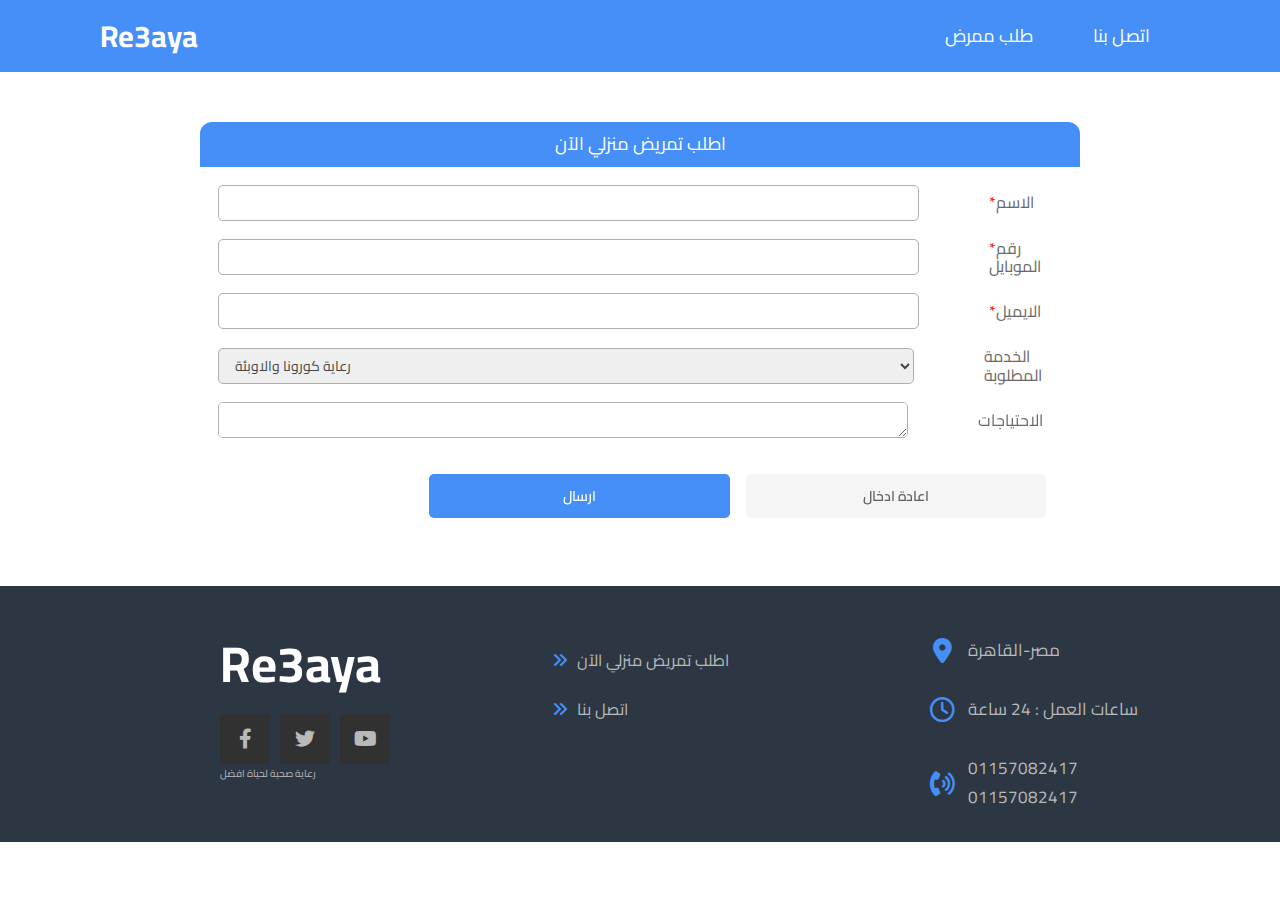
<file: Nurse ar/index.html>
<!DOCTYPE html>
<html lang="ar">

<head>
    <meta charset="UTF-8">
    <meta http-equiv="X-UA-Compatible" content="IE=edge">
    <meta name="viewport" content="width=device-width, initial-scale=1.0">
    <link rel="preconnect" href="https://fonts.googleapis.com">
    <link rel="preconnect" href="https://fonts.gstatic.com" crossorigin>
    <link
        href="https://fonts.googleapis.com/css2?family=Cairo:wght@300;400;700&family=Open+Sans:wght@400;700&family=Roboto:wght@300;400&family=Work+Sans:wght@200;300;400;500;600;700;800&display=swap"
        rel="stylesheet">
    <link rel="stylesheet" href="css/normalize.css" />
    <link rel="stylesheet" href="css/style.css" />
    <link rel="stylesheet" href="css/all.min.css" />
    <title>Nurse</title>
</head>

<body>
    <div class="header" id="header">
        <div class="container">
            <a class="logo" href="../index.html">Re3aya</a>
            <ul class="main-nav">
                <li class="active3"><a href="#nurse">طلب ممرض</a></li>
                <li class="active"><a href="">اتصل بنا </a></li>
            </ul>
        </div>
    </div>



    <div class="nurse" id="nurse">
        <div class="container">
            <div class="manage-profile-data">

                <p class="form-header">اطلب تمريض منزلي الآن</p>

                <form class="edit-data-form" action="#">


                    <div class="field-container">
                        <label class="label" for="user-name"><span class="required">*</span>الاسم</label>
                        <input class="input-field" type="text" id="user-name" required>
                    </div>

                    <div class="field-container">
                        <label class="label" for="mobile-number"><span class="required">*</span>رقم الموبايل</label>
                        <input class="input-field" type="tel" id="mobile-number" required>
                    </div>

                    <div class="field-container">
                        <label class="label" for="email"><span class="required">*</span>الايميل</label>
                        <input class="input-field" type="email" id="email" required>
                    </div>

                    <div class="field-container">
                        <label class="label" for="service">الخدمة المطلوبة</label>
                        <select class="input-field area" name="service" id="service">
                            <option value="Corona">رعاية كورونا والاوبئة</option>
                            <option value="Express">الخدمات السريعة</option>
                            <option value="Elderly">رعاية كبار السن</option>
                            <option value="baby">الرعاية بالاطفال</option>
                            <option value="natural">العلاج الطبيعي</option>
                        </select>
                    </div>
                    <div class="field-container">
                        <label class="label" for="need">الاحتياجات</label>
                        <textarea id="need" class="input-field" name=" note"></textarea>
                    </div>

                    <div class="btns-container">
                        <div class="btns">
                            <button type="submit" class="btn save">ارسال</button>
                            <button type="reset" class="btn cancel">اعادة ادخال</button>
                        </div>
                    </div>

                </form>

            </div>

        </div>
    </div>




    <div class="footer">
        <div class="container">
            <div class="box">
                <h3>Re3aya</h3>
                <ul class="social">
                    <li>
                        <a href="#" class="facebook">
                            <i class="fab fa-facebook-f"></i>
                        </a>
                    </li>
                    <li>
                        <a href="#" class="twitter">
                            <i class="fab fa-twitter"></i>
                        </a>
                    </li>
                    <li>
                        <a href="#" class="youtube">
                            <i class="fab fa-youtube"></i>
                        </a>
                    </li>
                </ul>
                <p class="text">رعاية صحية لحياة افضل</p>
            </div>
            <div class="box">
                <ul class="links">
                    <li><a href="#nurse">اطلب تمريض منزلي الآن</a></li>
                    <li><a href="#">اتصل بنا</a></li>
                </ul>
            </div>
            <div class="box">
                <div class="line">
                    <i class="fas fa-map-marker-alt fa-fw"></i>
                    <div class="info">مصر-القاهرة</div>
                </div>
                <div class="line">
                    <i class="far fa-clock fa-fw"></i>
                    <div class="info">ساعات العمل : 24 ساعة</div>
                </div>
                <div class="line">
                    <i class="fas fa-phone-volume fa-fw"></i>
                    <div class="info">
                        <span>01157082417</span>
                        <span>01157082417</span>
                    </div>
                </div>
            </div>
        </div>


        <script src="js/index.js"></script>
</body>

</html>
</file>
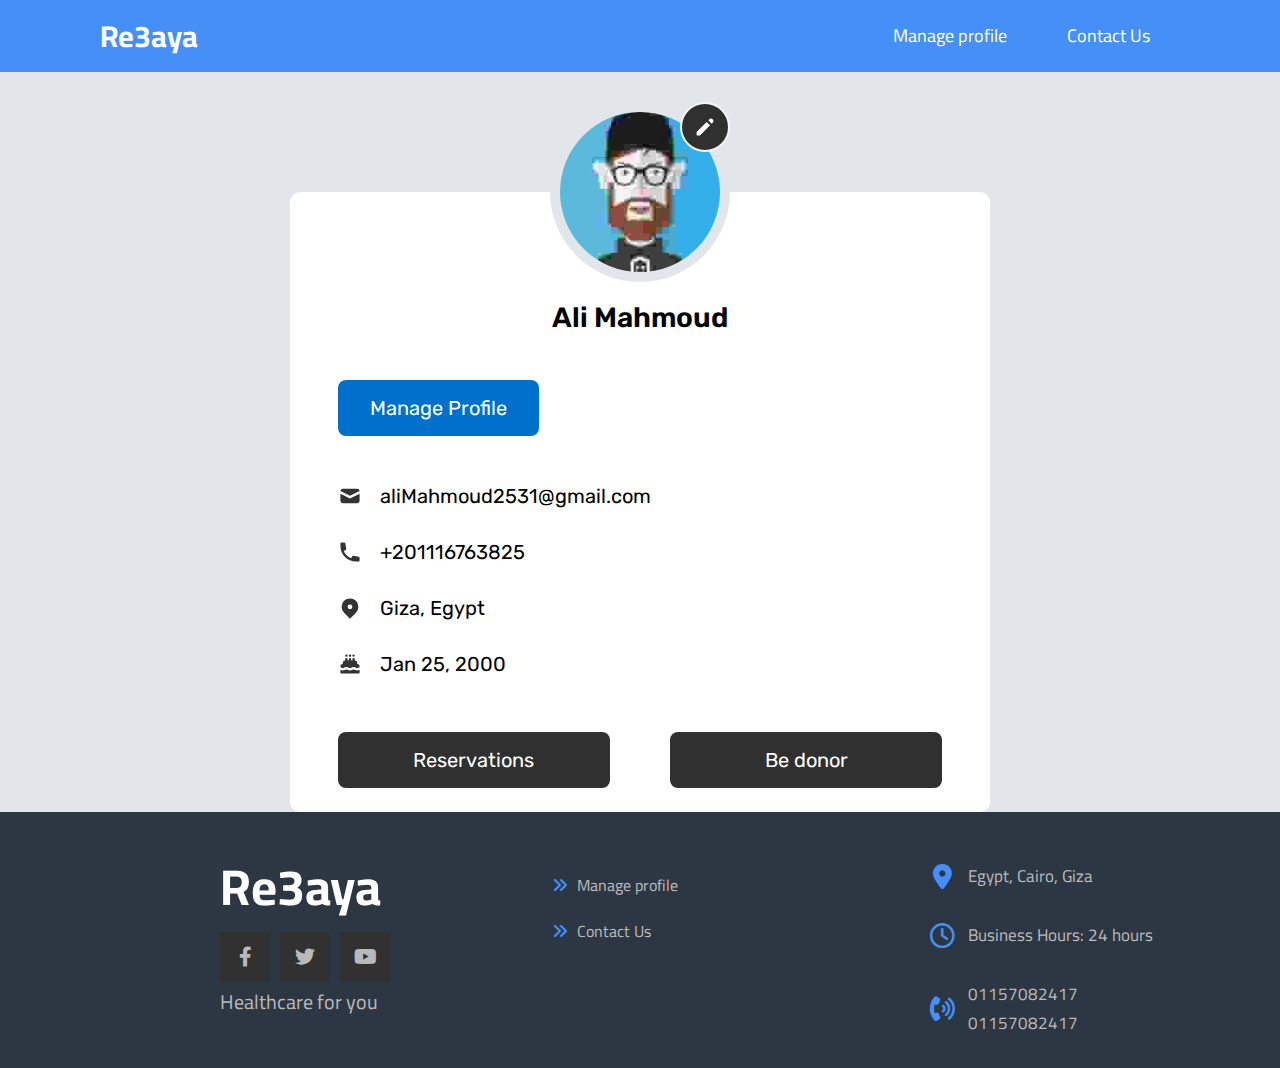
<file: profile/index.html>
<!DOCTYPE html>
<html lang="en">

<head>
    <meta charset="UTF-8">
    <meta http-equiv="X-UA-Compatible" content="IE=edge">
    <meta name="viewport" content="width=device-width, initial-scale=1.0">

    <link rel="stylesheet" href="css/style.css">
    <link rel="stylesheet" href="css/all.min.css" />
    <title>User profile</title>
</head>

<body>
    <div class="header" id="header">
        <div class="container1">
            <a class="logo" href="../index.html">Re3aya</a>
            <ul class="main-nav">
                <li class="active3"><a href="manage-profile.html">Manage profile</a></li>
                <li class="active"><a href="">Contact Us</a></li>
            </ul>
        </div>
    </div>
    <div class="container">

        <div class="img-container">
            <img src="imgs/avatar-01.jpg" alt="User profile image.">

            <a href="#" class="edit-icon-container">
                <svg xmlns="http://www.w3.org/2000/svg" class=" user-data-icon edit-icon" viewBox="0 0 20 20"
                    fill="currentColor">
                    <path
                        d="M13.586 3.586a2 2 0 112.828 2.828l-.793.793-2.828-2.828.793-.793zM11.379 5.793L3 14.172V17h2.828l8.38-8.379-2.83-2.828z" />
                </svg>
            </a>
        </div>

        <p class="user-name">
            Ali Mahmoud
        </p>

        <a class="btn manage" href="manage-profile.html">Manage Profile</a>

        <ul class="user-data-list">
            <li class="user-data">
                <svg xmlns="http://www.w3.org/2000/svg" class="user-data-icon" viewBox="0 0 20 20" fill="currentColor">
                    <path d="M2.003 5.884L10 9.882l7.997-3.998A2 2 0 0016 4H4a2 2 0 00-1.997 1.884z" />
                    <path d="M18 8.118l-8 4-8-4V14a2 2 0 002 2h12a2 2 0 002-2V8.118z" />
                </svg>
                <p>aliMahmoud2531@gmail.com</p>
            </li>
            <li class="user-data">
                <svg xmlns="http://www.w3.org/2000/svg" class="user-data-icon" viewBox="0 0 20 20" fill="currentColor">
                    <path
                        d="M2 3a1 1 0 011-1h2.153a1 1 0 01.986.836l.74 4.435a1 1 0 01-.54 1.06l-1.548.773a11.037 11.037 0 006.105 6.105l.774-1.548a1 1 0 011.059-.54l4.435.74a1 1 0 01.836.986V17a1 1 0 01-1 1h-2C7.82 18 2 12.18 2 5V3z" />
                </svg>
                <p>+201116763825</p>
            </li>
            <li class="user-data">
                <svg xmlns="http://www.w3.org/2000/svg" class="user-data-icon" viewBox="0 0 20 20" fill="currentColor">
                    <path fill-rule="evenodd"
                        d="M5.05 4.05a7 7 0 119.9 9.9L10 18.9l-4.95-4.95a7 7 0 010-9.9zM10 11a2 2 0 100-4 2 2 0 000 4z"
                        clip-rule="evenodd" />
                </svg>
                <p>Giza, Egypt</p>
            </li>
            <li class="user-data">
                <svg xmlns="http://www.w3.org/2000/svg" class="user-data-icon" viewBox="0 0 20 20" fill="currentColor">
                    <path fill-rule="evenodd"
                        d="M6 3a1 1 0 011-1h.01a1 1 0 010 2H7a1 1 0 01-1-1zm2 3a1 1 0 00-2 0v1a2 2 0 00-2 2v1a2 2 0 00-2 2v.683a3.7 3.7 0 011.055.485 1.704 1.704 0 001.89 0 3.704 3.704 0 014.11 0 1.704 1.704 0 001.89 0 3.704 3.704 0 014.11 0 1.704 1.704 0 001.89 0A3.7 3.7 0 0118 12.683V12a2 2 0 00-2-2V9a2 2 0 00-2-2V6a1 1 0 10-2 0v1h-1V6a1 1 0 10-2 0v1H8V6zm10 8.868a3.704 3.704 0 01-4.055-.036 1.704 1.704 0 00-1.89 0 3.704 3.704 0 01-4.11 0 1.704 1.704 0 00-1.89 0A3.704 3.704 0 012 14.868V17a1 1 0 001 1h14a1 1 0 001-1v-2.132zM9 3a1 1 0 011-1h.01a1 1 0 110 2H10a1 1 0 01-1-1zm3 0a1 1 0 011-1h.01a1 1 0 110 2H13a1 1 0 01-1-1z"
                        clip-rule="evenodd" />
                </svg>
                <p>Jan 25, 2000</p>
            </li>
            <li class="user-data">

            </li>
        </ul>

        <div class="btn-container">

            <a class="btn reser" href="reservations.html">Reservations</a>

            <a class="btn donor" href="../Blood donation ar">Be donor</a>

        </div>

    </div>


    <div class="footer">
        <div class="container1">
            <div class="box">
                <h3>Re3aya</h3>
                <ul class="social">
                    <li>
                        <a href="#" class="facebook">
                            <i class="fab fa-facebook-f"></i>
                        </a>
                    </li>
                    <li>
                        <a href="#" class="twitter">
                            <i class="fab fa-twitter"></i>
                        </a>
                    </li>
                    <li>
                        <a href="#" class="youtube">
                            <i class="fab fa-youtube"></i>
                        </a>
                    </li>
                </ul>
                <p class="text">Healthcare for you</p>
            </div>
            <div class="box">
                <ul class="links">
                    <li><a href="#nurse">Manage profile</a></li>
                    <li><a href="#">Contact Us</a></li>
                </ul>
            </div>
            <div class="box">
                <div class="line">
                    <i class="fas fa-map-marker-alt fa-fw"></i>
                    <div class="info">Egypt, Cairo, Giza</div>
                </div>
                <div class="line">
                    <i class="far fa-clock fa-fw"></i>
                    <div class="info">Business Hours: 24 hours</div>
                </div>
                <div class="line">
                    <i class="fas fa-phone-volume fa-fw"></i>
                    <div class="info">
                        <span>01157082417</span>
                        <span>01157082417</span>
                    </div>
                </div>
            </div>
        </div>


        <script src="js/index.js"></script>

</body>

</html>
</file>
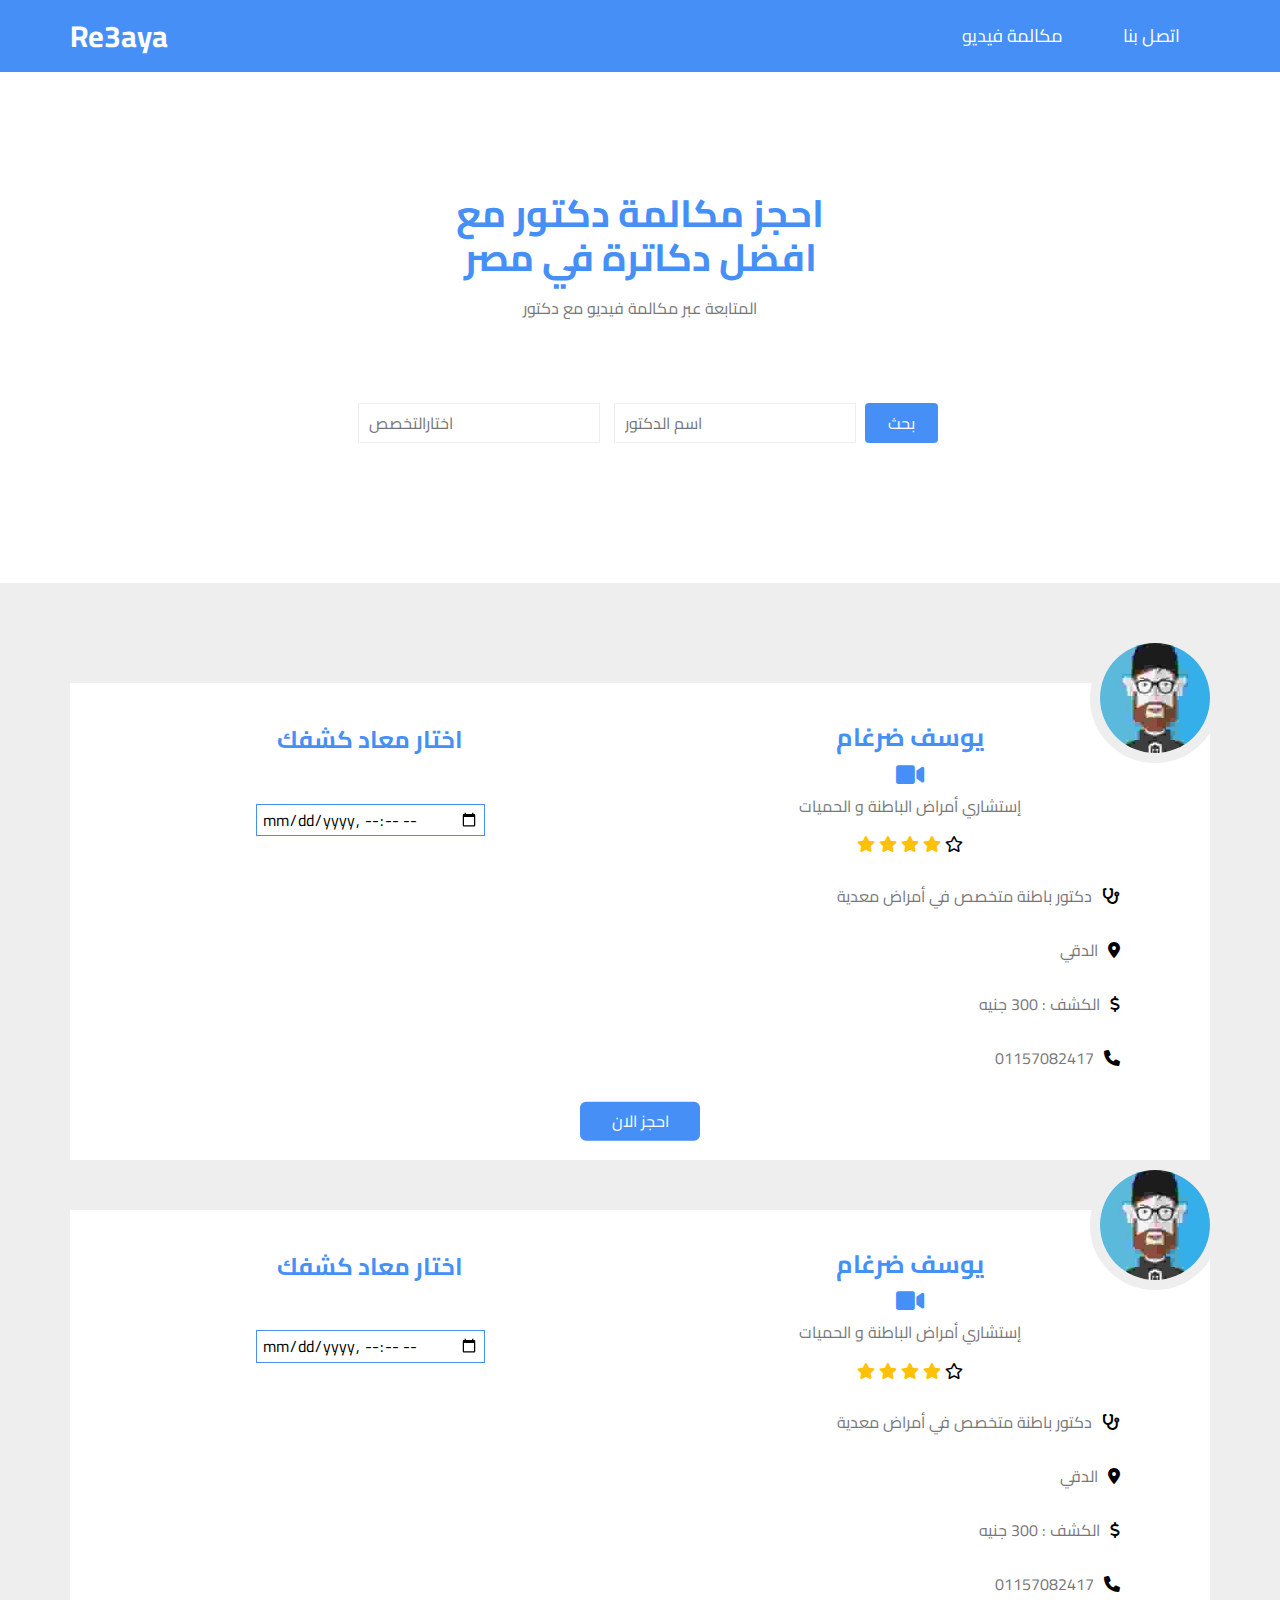
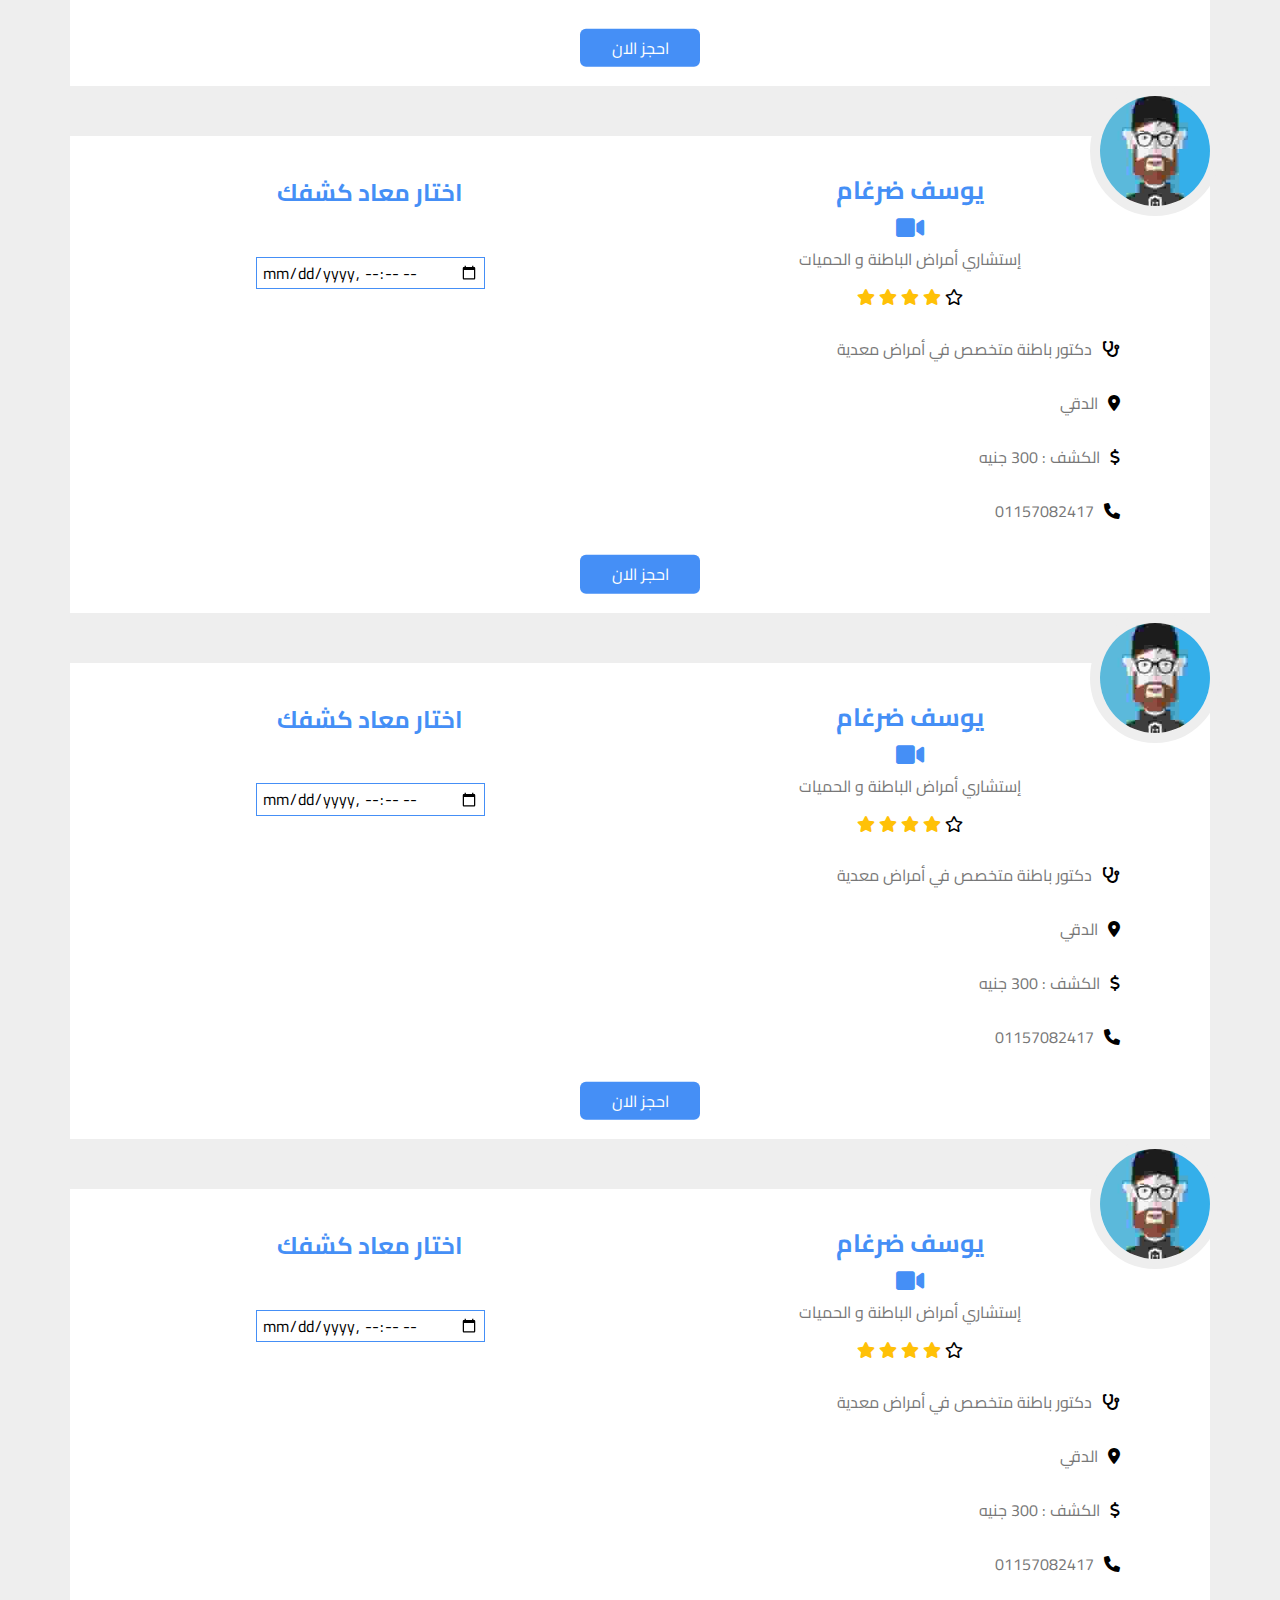
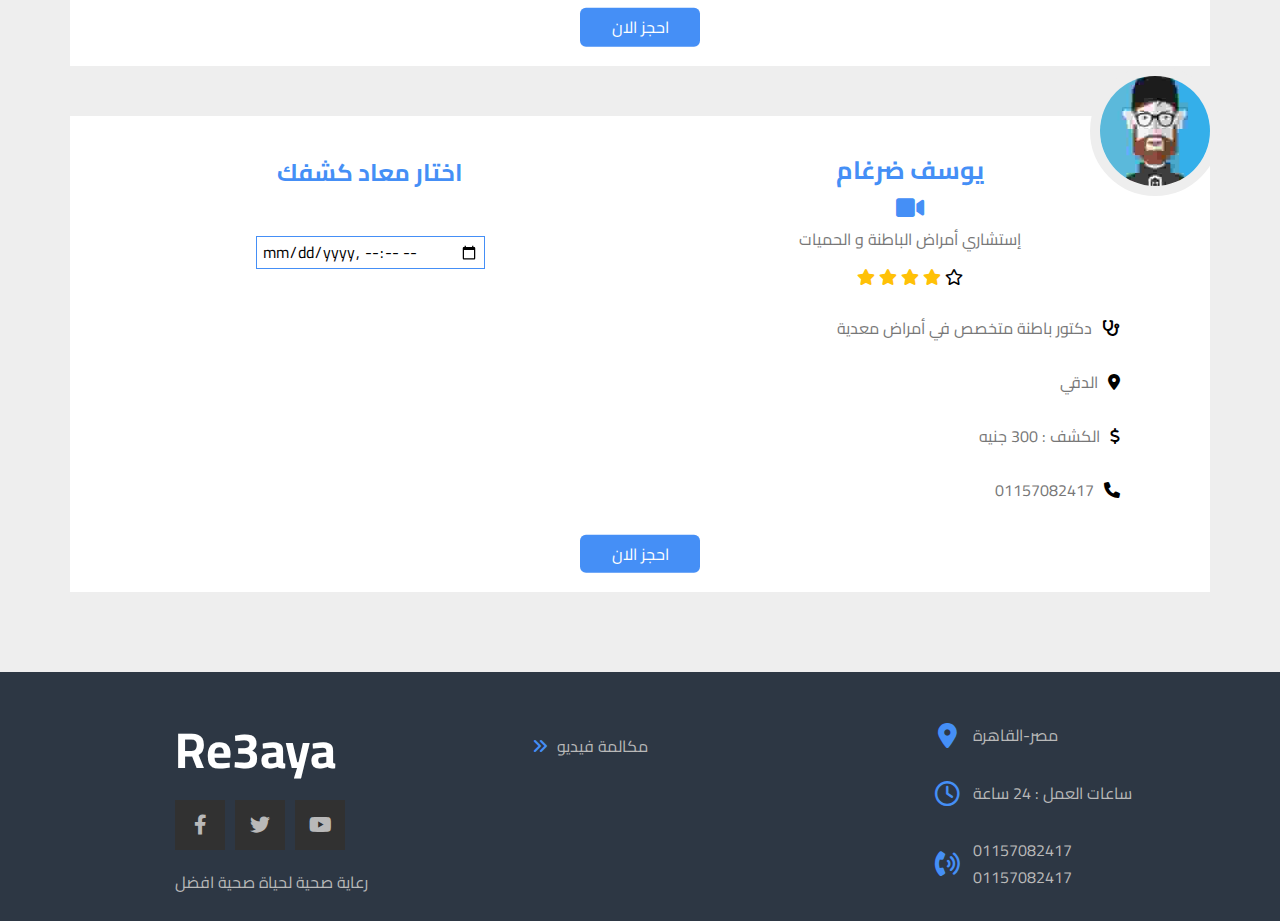
<file: Video call ar/index.html>
<!DOCTYPE html>
<html lang="ar">

<head>
    <meta charset="UTF-8">
    <meta http-equiv="X-UA-Compatible" content="IE=edge">
    <meta name="viewport" content="width=device-width, initial-scale=1.0">
    <link rel="preconnect" href="https://fonts.googleapis.com">
    <link rel="preconnect" href="https://fonts.gstatic.com" crossorigin>
    <link
        href="https://fonts.googleapis.com/css2?family=Cairo:wght@300;400;700&family=Open+Sans:wght@400;700&family=Roboto:wght@300;400&family=Work+Sans:wght@200;300;400;500;600;700;800&display=swap"
        rel="stylesheet">
    <link rel="stylesheet" href="css/normalize.css" />
    <link rel="stylesheet" href="css/style.css" />
    <link rel="stylesheet" href="css/all.min.css" />

    <title>مكالمة فيديو</title>
</head>

<body>
    <div class="header" id="header">
        <div class="container">
            <a class="logo" href="../index.html">Re3aya</a>
            <ul class="main-nav">
                <li class="active3"><a href="#doctor">مكالمة فيديو</a></li>
                <li class="active"><a href="">اتصل بنا</a></li>
            </ul>
        </div>
    </div>

    <div class="landing" id="doctor">
        <div class="container">
            <div class="text">
                <h3>احجز مكالمة دكتور مع افضل دكاترة في مصر</h3>
                <p>المتابعة عبر مكالمة فيديو مع دكتور</p>
            </div>
            <div class="input">
                <form>
                    <input list="speciality" placeholder="اختارالتخصص">
                    <datalist id="speciality">
                        <option value="أسنان">
                        <option value="نفسي">
                        <option value="اطفال وحديثي الولاده">
                        <option value="مخ واعصاب">
                        <option value="عظام">
                        <option value="نساءوتوليد">
                        <option value="انف واذن وحنجره">
                        <option value="قلب واوعيه دمويه">
                        <option value="امراض دم">
                        <option value="اورام">
                        <option value="باطنه">
                        <option value="تخسيس وتغذيه">
                        <option value="جراحة اطفال">
                        <option value="جراحة تجميل">
                        <option value="جراحه عامه">
                        <option value="جلديه">
                        <option value="عيون">
                        <option value="ذكورة وعقم">
                        <option value="مسالك بوليه">
                        <option value="كلي">
                        <option value="كبد">
                    </datalist>


                    <label for="docname"></label>
                    <input type="text" placeholder="اسم الدكتور" id="docname">

                    <button class="btn">بحث</button>
                </form>
            </div>
        </div>
    </div>

    <div class="alldoctors" id="alldoctors">
        <div class="container">
            <div class="box">
                <div class="appointment">
                    <h2>اختار معاد كشفك</h2>
                    <div class="time">
                        <form action="">
                            <input required type="datetime-local" id="meeting-time" name="meeting-time"
                                value="2022-00-12T19:30" min="2022-06-16T08:00" max="2022-00-30T16:00">
                        </form>
                    </div>
                </div>
                <div class="col">
                    <img src="images/avatar-01.jpg" alt="" />
                    <h3>يوسف ضرغام</h3>
                    <i class='fas fa-video vid'></i>
                    <span class="title">إستشاري أمراض الباطنة و الحميات</span>
                    <div class="rate">
                        <i class="filled fas fa-star"></i>
                        <i class="filled fas fa-star"></i>
                        <i class="filled fas fa-star"></i>
                        <i class="filled fas fa-star"></i>
                        <i class="far fa-star"></i>
                    </div>
                    <ul>
                        <li>
                            <i class="fa fa-stethoscope"></i>
                            <p class="active1"><span>دكتور باطنة متخصص في أمراض معدية</span></p>
                        </li>
                        <li>
                            <i class='fas fa-map-marker-alt'></i>
                            <p><span>الدقي</span></p>
                        </li>
                        <li>
                            <i class="fa fa-dollar"></i>
                            <p>الكشف : <span>300 جنيه</span></p>
                        </li>
                        <li>
                            <i class="fa fa-phone"></i>
                            <p><span>01157082417</span></p>
                        </li>
                    </ul>
                </div>
                <button class="btn">احجز الان</button>
            </div>
            <div class="box">
                <div class="appointment">
                    <h2>اختار معاد كشفك</h2>
                    <div class="time">
                        <form action="">
                            <input required type="datetime-local" id="meeting-time" name="meeting-time"
                                value="2022-00-12T19:30" min="2022-06-16T08:00" max="2022-00-30T16:00">
                        </form>
                    </div>
                </div>
                <div class="col">
                    <img src="images/avatar-01.jpg" alt="" />
                    <h3>يوسف ضرغام</h3>
                    <i class='fas fa-video vid'></i>
                    <span class="title">إستشاري أمراض الباطنة و الحميات</span>
                    <div class="rate">
                        <i class="filled fas fa-star"></i>
                        <i class="filled fas fa-star"></i>
                        <i class="filled fas fa-star"></i>
                        <i class="filled fas fa-star"></i>
                        <i class="far fa-star"></i>
                    </div>
                    <ul>
                        <li>
                            <i class="fa fa-stethoscope"></i>
                            <p class="active1"><span>دكتور باطنة متخصص في أمراض معدية</span></p>
                        </li>
                        <li>
                            <i class='fas fa-map-marker-alt'></i>
                            <p><span>الدقي</span></p>
                        </li>
                        <li>
                            <i class="fa fa-dollar"></i>
                            <p>الكشف : <span>300 جنيه</span></p>
                        </li>
                        <li>
                            <i class="fa fa-phone"></i>
                            <p><span>01157082417</span></p>
                        </li>
                    </ul>
                </div>
                <button class="btn">احجز الان</button>
            </div>
            <div class="box">
                <div class="appointment">
                    <h2>اختار معاد كشفك</h2>
                    <div class="time">
                        <form action="">
                            <input required type="datetime-local" id="meeting-time" name="meeting-time"
                                value="2022-00-12T19:30" min="2022-06-16T08:00" max="2022-00-30T16:00">
                        </form>
                    </div>
                </div>
                <div class="col">
                    <img src="images/avatar-01.jpg" alt="" />
                    <h3>يوسف ضرغام</h3>
                    <i class='fas fa-video vid'></i>
                    <span class="title">إستشاري أمراض الباطنة و الحميات</span>
                    <div class="rate">
                        <i class="filled fas fa-star"></i>
                        <i class="filled fas fa-star"></i>
                        <i class="filled fas fa-star"></i>
                        <i class="filled fas fa-star"></i>
                        <i class="far fa-star"></i>
                    </div>
                    <ul>
                        <li>
                            <i class="fa fa-stethoscope"></i>
                            <p class="active1"><span>دكتور باطنة متخصص في أمراض معدية</span></p>
                        </li>
                        <li>
                            <i class='fas fa-map-marker-alt'></i>
                            <p><span>الدقي</span></p>
                        </li>
                        <li>
                            <i class="fa fa-dollar"></i>
                            <p>الكشف : <span>300 جنيه</span></p>
                        </li>
                        <li>
                            <i class="fa fa-phone"></i>
                            <p><span>01157082417</span></p>
                        </li>
                    </ul>
                </div>
                <button class="btn">احجز الان</button>
            </div>
            <div class="box">
                <div class="appointment">
                    <h2>اختار معاد كشفك</h2>
                    <div class="time">
                        <form action="">
                            <input required type="datetime-local" id="meeting-time" name="meeting-time"
                                value="2022-00-12T19:30" min="2022-06-16T08:00" max="2022-00-30T16:00">
                        </form>
                    </div>
                </div>
                <div class="col">
                    <img src="images/avatar-01.jpg" alt="" />
                    <h3>يوسف ضرغام</h3>
                    <i class='fas fa-video vid'></i>
                    <span class="title">إستشاري أمراض الباطنة و الحميات</span>
                    <div class="rate">
                        <i class="filled fas fa-star"></i>
                        <i class="filled fas fa-star"></i>
                        <i class="filled fas fa-star"></i>
                        <i class="filled fas fa-star"></i>
                        <i class="far fa-star"></i>
                    </div>
                    <ul>
                        <li>
                            <i class="fa fa-stethoscope"></i>
                            <p class="active1"><span>دكتور باطنة متخصص في أمراض معدية</span></p>
                        </li>
                        <li>
                            <i class='fas fa-map-marker-alt'></i>
                            <p><span>الدقي</span></p>
                        </li>
                        <li>
                            <i class="fa fa-dollar"></i>
                            <p>الكشف : <span>300 جنيه</span></p>
                        </li>
                        <li>
                            <i class="fa fa-phone"></i>
                            <p><span>01157082417</span></p>
                        </li>
                    </ul>
                </div>
                <button class="btn">احجز الان</button>
            </div>
            <div class="box">
                <div class="appointment">
                    <h2>اختار معاد كشفك</h2>
                    <div class="time">
                        <form action="">
                            <input required type="datetime-local" id="meeting-time" name="meeting-time"
                                value="2022-00-12T19:30" min="2022-06-16T08:00" max="2022-00-30T16:00">
                        </form>
                    </div>
                </div>
                <div class="col">
                    <img src="images/avatar-01.jpg" alt="" />
                    <h3>يوسف ضرغام</h3>
                    <i class='fas fa-video vid'></i>
                    <span class="title">إستشاري أمراض الباطنة و الحميات</span>
                    <div class="rate">
                        <i class="filled fas fa-star"></i>
                        <i class="filled fas fa-star"></i>
                        <i class="filled fas fa-star"></i>
                        <i class="filled fas fa-star"></i>
                        <i class="far fa-star"></i>
                    </div>
                    <ul>
                        <li>
                            <i class="fa fa-stethoscope"></i>
                            <p class="active1"><span>دكتور باطنة متخصص في أمراض معدية</span></p>
                        </li>
                        <li>
                            <i class='fas fa-map-marker-alt'></i>
                            <p><span>الدقي</span></p>
                        </li>
                        <li>
                            <i class="fa fa-dollar"></i>
                            <p>الكشف : <span>300 جنيه</span></p>
                        </li>
                        <li>
                            <i class="fa fa-phone"></i>
                            <p><span>01157082417</span></p>
                        </li>
                    </ul>
                </div>
                <button class="btn">احجز الان</button>
            </div>
            <div class="box">
                <div class="appointment">
                    <h2>اختار معاد كشفك</h2>
                    <div class="time">
                        <form action="">
                            <input required type="datetime-local" id="meeting-time" name="meeting-time"
                                value="2022-00-12T19:30" min="2022-06-16T08:00" max="2022-00-30T16:00">
                        </form>
                    </div>
                </div>
                <div class="col">
                    <img src="images/avatar-01.jpg" alt="" />
                    <h3>يوسف ضرغام</h3>
                    <i class='fas fa-video vid'></i>
                    <span class="title">إستشاري أمراض الباطنة و الحميات</span>
                    <div class="rate">
                        <i class="filled fas fa-star"></i>
                        <i class="filled fas fa-star"></i>
                        <i class="filled fas fa-star"></i>
                        <i class="filled fas fa-star"></i>
                        <i class="far fa-star"></i>
                    </div>
                    <ul>
                        <li>
                            <i class="fa fa-stethoscope"></i>
                            <p class="active1"><span>دكتور باطنة متخصص في أمراض معدية</span></p>
                        </li>
                        <li>
                            <i class='fas fa-map-marker-alt'></i>
                            <p><span>الدقي</span></p>
                        </li>
                        <li>
                            <i class="fa fa-dollar"></i>
                            <p>الكشف : <span>300 جنيه</span></p>
                        </li>
                        <li>
                            <i class="fa fa-phone"></i>
                            <p><span>01157082417</span></p>
                        </li>
                    </ul>
                </div>
                <button class="btn">احجز الان</button>
            </div>
        </div>
    </div>






    <div class="footer">
        <div class="container">
            <div class="box">
                <h3>Re3aya</h3>
                <ul class="social">
                    <li>
                        <a href="#" class="facebook">
                            <i class="fab fa-facebook-f"></i>
                        </a>
                    </li>
                    <li>
                        <a href="#" class="twitter">
                            <i class="fab fa-twitter"></i>
                        </a>
                    </li>
                    <li>
                        <a href="#" class="youtube">
                            <i class="fab fa-youtube"></i>
                        </a>
                    </li>
                </ul>
                <p class="text">رعاية صحية لحياة صحية افضل</p>
            </div>
            <div class="box">
                <ul class="links">
                    <li><a href="#doctor">مكالمة فيديو</a></li>
                </ul>
            </div>
            <div class="box">
                <div class="line">
                    <i class="fas fa-map-marker-alt fa-fw"></i>
                    <div class="info">مصر-القاهرة</div>
                </div>
                <div class="line">
                    <i class="far fa-clock fa-fw"></i>
                    <div class="info">ساعات العمل : 24 ساعة</div>
                </div>
                <div class="line">
                    <i class="fas fa-phone-volume fa-fw"></i>
                    <div class="info">
                        <span>01157082417</span>
                        <span>01157082417</span>
                    </div>
                </div>
            </div>
        </div>
    </div>


    <script src="js/index.js"></script>
</body>

</html>
</file>
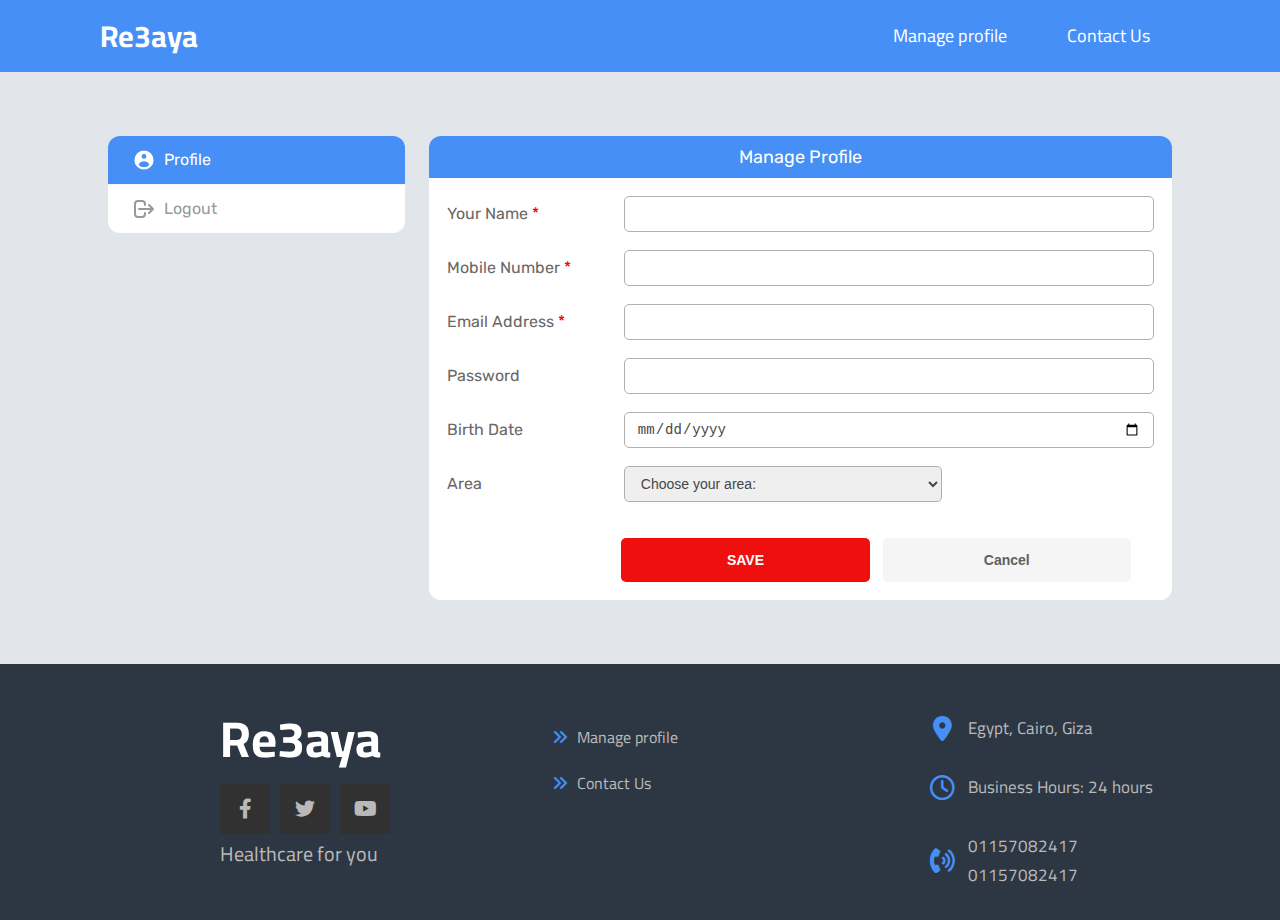
<file: profile/manage-profile.html>
<!DOCTYPE html>
<html lang="en">

<head>
    <meta charset="UTF-8">
    <meta http-equiv="X-UA-Compatible" content="IE=edge">
    <meta name="viewport" content="width=device-width, initial-scale=1.0">

    <link rel="stylesheet" href="css/manage-profile.css">
    <link rel="stylesheet" href="css/all.min.css" />
    <title>Manage profile</title>
</head>

<body>

    <div class="header" id="header">
        <div class="container1">
            <a class="logo" href="../index.html">Re3aya</a>
            <ul class="main-nav">
                <li class="active3"><a href="#chage-password">Manage profile</a></li>
                <li class="active"><a href="">Contact Us</a></li>
            </ul>
        </div>
    </div>

    <div class="container">

        <div class="chage-password" id="chage-password">

            <a class="link profile" href="index.html">
                <svg xmlns="http://www.w3.org/2000/svg" class="icon" viewBox="0 0 20 20" fill="currentColor">
                    <path fill-rule="evenodd"
                        d="M18 10a8 8 0 11-16 0 8 8 0 0116 0zm-6-3a2 2 0 11-4 0 2 2 0 014 0zm-2 4a5 5 0 00-4.546 2.916A5.986 5.986 0 0010 16a5.986 5.986 0 004.546-2.084A5 5 0 0010 11z"
                        clip-rule="evenodd" />
                </svg>
                <p>
                    Profile
                </p>
            </a>

            <!-- <a class="link password" href="#">
                <svg xmlns="http://www.w3.org/2000/svg" class="icon" viewBox="0 0 20 20" fill="currentColor">
                    <path fill-rule="evenodd" d="M2.166 4.999A11.954 11.954 0 0010 1.944 11.954 11.954 0 0017.834 5c.11.65.166 1.32.166 2.001 0 5.225-3.34 9.67-8 11.317C5.34 16.67 2 12.225 2 7c0-.682.057-1.35.166-2.001zm11.541 3.708a1 1 0 00-1.414-1.414L9 10.586 7.707 9.293a1 1 0 00-1.414 1.414l2 2a1 1 0 001.414 0l4-4z" clip-rule="evenodd" />
                </svg>
                <p>
                    Change Password
                </p>
            </a> -->

            <a class="link logout" href="#">
                <svg xmlns="http://www.w3.org/2000/svg" class="icon" fill="none" viewBox="0 0 24 24"
                    stroke="currentColor" stroke-width="2">
                    <path stroke-linecap="round" stroke-linejoin="round"
                        d="M17 16l4-4m0 0l-4-4m4 4H7m6 4v1a3 3 0 01-3 3H6a3 3 0 01-3-3V7a3 3 0 013-3h4a3 3 0 013 3v1" />
                </svg>
                <p>
                    Logout
                </p>
            </a>

        </div>

        <div class="manage-profile-data">

            <p class="form-header">
                Manage Profile
            </p>

            <form class="edit-data-form" action="#">


                <div class="field-container">
                    <label class="label" for="user-name">Your Name <span class="required">*</span></label>
                    <input class="input-field" type="text" id="user-name" required>
                </div>

                <div class="field-container">
                    <label class="label" for="mobile-number">Mobile Number <span class="required">*</span></label>
                    <input class="input-field" type="tel" id="mobile-number" required>
                </div>

                <div class="field-container">
                    <label class="label" for="email">Email Address <span class="required">*</span></label>
                    <input class="input-field" type="email" id="email" required>
                </div>

                <div class="field-container">
                    <label class="label" for="password">Password</label>
                    <input class="input-field" type="password" id="password">
                </div>

                <div class="field-container">
                    <label class="label" for="birth-date">Birth Date</label>
                    <input class="input-field" type="date" id="birth-date">
                </div>

                <div class="field-container">
                    <label class="label" for="area">Area</label>
                    <select class="input-field area" name="area" id="area">
                        <option value="">Choose your area:</option>
                        <option value="giza">Giza</option>
                        <option value="cairo">Cairo</option>
                        <option value="october">October</option>
                    </select>
                </div>

                <div class="btns-container">
                    <div class="btns">
                        <button type="submit" class="btn save">Save</button>
                        <button class="btn cancel">Cancel</button>
                    </div>
                </div>

            </form>

        </div>

    </div>

    <div class="footer">
        <div class="container1">
            <div class="box">
                <h3>Re3aya</h3>
                <ul class="social">
                    <li>
                        <a href="#" class="facebook">
                            <i class="fab fa-facebook-f"></i>
                        </a>
                    </li>
                    <li>
                        <a href="#" class="twitter">
                            <i class="fab fa-twitter"></i>
                        </a>
                    </li>
                    <li>
                        <a href="#" class="youtube">
                            <i class="fab fa-youtube"></i>
                        </a>
                    </li>
                </ul>
                <p class="text">Healthcare for you</p>
            </div>
            <div class="box">
                <ul class="links">
                    <li><a href="#nurse">Manage profile</a></li>
                    <li><a href="#">Contact Us</a></li>
                </ul>
            </div>
            <div class="box">
                <div class="line">
                    <i class="fas fa-map-marker-alt fa-fw"></i>
                    <div class="info">Egypt, Cairo, Giza</div>
                </div>
                <div class="line">
                    <i class="far fa-clock fa-fw"></i>
                    <div class="info">Business Hours: 24 hours</div>
                </div>
                <div class="line">
                    <i class="fas fa-phone-volume fa-fw"></i>
                    <div class="info">
                        <span>01157082417</span>
                        <span>01157082417</span>
                    </div>
                </div>
            </div>
        </div>


        <script src="js/index.js"></script>
</body>

</html>
</file>
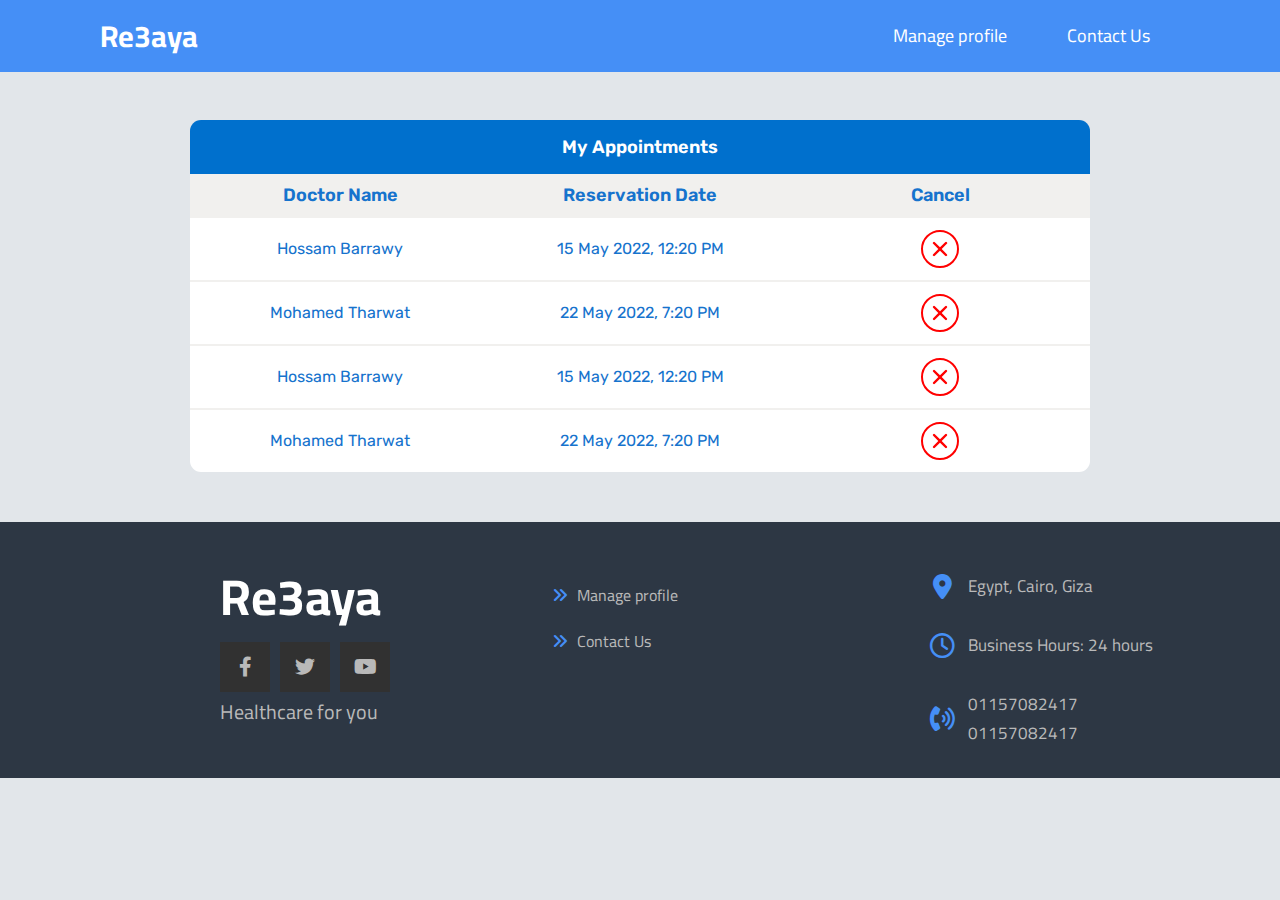
<file: profile/reservations.html>
<!DOCTYPE html>
<html lang="en">

<head>
    <meta charset="UTF-8">
    <meta http-equiv="X-UA-Compatible" content="IE=edge">
    <meta name="viewport" content="width=device-width, initial-scale=1.0">

    <link rel="stylesheet" href="css/reservations.css">
    <link rel="stylesheet" href="css/all.min.css" />
    <title>Reservations</title>
</head>

<body>
    <div class="header" id="header">
        <div class="container1">
            <a class="logo" href="../index.html">Re3aya</a>
            <ul class="main-nav">
                <li class="active3"><a href="manage-profile.html">Manage profile</a></li>
                <li class="active"><a href="">Contact Us</a></li>
            </ul>
        </div>
    </div>

    <div class="container">

        <p class="appointments">
            My Appointments
        </p>

        <div class="reservations-table-header">
            <div class="doctor-name item">
                <p>Doctor Name</p>
            </div>

            <div class="reservation-date item">
                <p>Reservation Date</p>
            </div>

            <div class="reservation-cancel-header item">
                <p>Cancel</p>
            </div>
        </div>

        <div class="reservations-table-data">
            <div class="doctor-name item">
                <p>
                    <a class="doctor-profile-link" href="#">
                        Hossam Barrawy
                    </a>
                </p>
            </div>

            <div class="reservation-date item">
                <p>15 May 2022, 12:20 PM</p>
            </div>

            <div class="reservation-cancel item">
                <button class="cancel-btn">
                    <svg xmlns="http://www.w3.org/2000/svg" class="icon" viewBox="0 0 20 20" fill="currentColor">
                        <path fill-rule="evenodd"
                            d="M4.293 4.293a1 1 0 011.414 0L10 8.586l4.293-4.293a1 1 0 111.414 1.414L11.414 10l4.293 4.293a1 1 0 01-1.414 1.414L10 11.414l-4.293 4.293a1 1 0 01-1.414-1.414L8.586 10 4.293 5.707a1 1 0 010-1.414z"
                            clip-rule="evenodd" />
                    </svg>
                </button>
            </div>

        </div>

        <div class="reservations-table-data">
            <div class="doctor-name item">
                <p>
                    <a class="doctor-profile-link" href="#">
                        Mohamed Tharwat
                    </a>
                </p>
            </div>

            <div class="reservation-date item">
                <p>22 May 2022, 7:20 PM</p>
            </div>

            <div class="reservation-cancel item">
                <button class="cancel-btn">
                    <svg xmlns="http://www.w3.org/2000/svg" class="icon" viewBox="0 0 20 20" fill="currentColor">
                        <path fill-rule="evenodd"
                            d="M4.293 4.293a1 1 0 011.414 0L10 8.586l4.293-4.293a1 1 0 111.414 1.414L11.414 10l4.293 4.293a1 1 0 01-1.414 1.414L10 11.414l-4.293 4.293a1 1 0 01-1.414-1.414L8.586 10 4.293 5.707a1 1 0 010-1.414z"
                            clip-rule="evenodd" />
                    </svg>
                </button>
            </div>

        </div>

        <div class="reservations-table-data">
            <div class="doctor-name item">
                <p>
                    <a class="doctor-profile-link" href="#">
                        Hossam Barrawy
                    </a>
                </p>
            </div>

            <div class="reservation-date item">
                <p>15 May 2022, 12:20 PM</p>
            </div>

            <div class="reservation-cancel item">
                <button class="cancel-btn">
                    <svg xmlns="http://www.w3.org/2000/svg" class="icon" viewBox="0 0 20 20" fill="currentColor">
                        <path fill-rule="evenodd"
                            d="M4.293 4.293a1 1 0 011.414 0L10 8.586l4.293-4.293a1 1 0 111.414 1.414L11.414 10l4.293 4.293a1 1 0 01-1.414 1.414L10 11.414l-4.293 4.293a1 1 0 01-1.414-1.414L8.586 10 4.293 5.707a1 1 0 010-1.414z"
                            clip-rule="evenodd" />
                    </svg>
                </button>
            </div>

        </div>

        <div class="reservations-table-data">
            <div class="doctor-name item">
                <p>
                    <a class="doctor-profile-link" href="#">
                        Mohamed Tharwat
                    </a>
                </p>
            </div>

            <div class="reservation-date item">
                <p>22 May 2022, 7:20 PM</p>
            </div>

            <div class="reservation-cancel item">
                <button class="cancel-btn">
                    <svg xmlns="http://www.w3.org/2000/svg" class="icon" viewBox="0 0 20 20" fill="currentColor">
                        <path fill-rule="evenodd"
                            d="M4.293 4.293a1 1 0 011.414 0L10 8.586l4.293-4.293a1 1 0 111.414 1.414L11.414 10l4.293 4.293a1 1 0 01-1.414 1.414L10 11.414l-4.293 4.293a1 1 0 01-1.414-1.414L8.586 10 4.293 5.707a1 1 0 010-1.414z"
                            clip-rule="evenodd" />
                    </svg>
                </button>
            </div>

        </div>


    </div>



    <div class="footer">
        <div class="container1">
            <div class="box">
                <h3>Re3aya</h3>
                <ul class="social">
                    <li>
                        <a href="#" class="facebook">
                            <i class="fab fa-facebook-f"></i>
                        </a>
                    </li>
                    <li>
                        <a href="#" class="twitter">
                            <i class="fab fa-twitter"></i>
                        </a>
                    </li>
                    <li>
                        <a href="#" class="youtube">
                            <i class="fab fa-youtube"></i>
                        </a>
                    </li>
                </ul>
                <p class="text">Healthcare for you</p>
            </div>
            <div class="box">
                <ul class="links">
                    <li><a href="#nurse">Manage profile</a></li>
                    <li><a href="#">Contact Us</a></li>
                </ul>
            </div>
            <div class="box">
                <div class="line">
                    <i class="fas fa-map-marker-alt fa-fw"></i>
                    <div class="info">Egypt, Cairo, Giza</div>
                </div>
                <div class="line">
                    <i class="far fa-clock fa-fw"></i>
                    <div class="info">Business Hours: 24 hours</div>
                </div>
                <div class="line">
                    <i class="fas fa-phone-volume fa-fw"></i>
                    <div class="info">
                        <span>01157082417</span>
                        <span>01157082417</span>
                    </div>
                </div>
            </div>
        </div>


        <script src="js/index.js"></script>


</body>

</html>
</file>
<file: css/landing.css>
* {
    -webkit-box-sizing: border-box;
    -moz-box-sizing: border-box;
    box-sizing: border-box;
}

:root {
    --main-color: #458FF6;
    --main-color-alt: #1787e0;
    --main-transition: 0.3s;
}

body {
    font-family: 'Cairo', sans-serif;
}

a {
    text-decoration: none;
}

html {
    scroll-behavior: smooth;
}

ul {
    list-style: none;
    padding: 0;
    margin: 0;
}

.container {
    padding-left: 15px;
    padding-right: 15px;
    margin-left: auto;
    margin-right: auto;

}

@media (min-width: 768px) {
    .container {
        width: 750px;
    }
}

@media (min-width: 992px) {
    .container {
        width: 970px;
    }
}

@media (min-width: 1200px) {
    .container {
        width: 1170px;
    }
}

/*Start of header*/

.header {
    background-color: var(--main-color);
    position: relative;
}

.header .container {
    display: flex;
    justify-content: space-between;
    align-items: center;
    position: relative;
}

.logo {
    color: white;
    font-size: 26px;
    font-weight: bold;
    height: 72px;
    display: flex;
    align-items: center;
}

@media (max-width: 450px) {
    .logo {
        padding-left: 10px;
    }
}

.header .main-nav {
    display: flex;
}

.header .main-nav>li>a {
    position: relative;
    display: flex;
    justify-content: center;
    align-items: center;
    height: 72px;
    color: white;
    padding: 0 30px;
    overflow: hidden;
    font-size: 18px;
}

@media (min-width: 701px) {
    .header .main-nav>li>a:hover {
        color: white;
        background-color: var(--main-color-alt);
    }
}

.header .main-nav .active {
    padding: 25px 0px 0 15px;
}

.header .main-nav .active a {
    color: white;
    background-color: var(--main-color-alt);
    padding: 0px 20px;
    font-size: 20px;
    border-radius: 21px;
    width: 70px;
    height: 40px;
}

/*End of header*/


/*Start of landing*/

.landing {
    padding-bottom: 70px;
}

.landing .container {
    display: grid;
    grid-template-columns: repeat(auto-fill, minmax(300px, 1fr));
    grid-column-gap: 250px;
    padding-top: 50px;
}

.landing .container .image img {
    width: 590px;
    height: 480px;
}

.landing .container .text {
    padding: 100px 0 0 0;
    text-align: center;
}

.landing .container .text h1 {
    font-weight: 700;
    font-size: 40px;
    line-height: 56px;
}

.landing .container .text p {
    font-weight: 300;
    font-size: 18px;
    line-height: 32px;
    color: #777;
    margin-bottom: 30px;
    text-align: center;
}

.landing .container .text .btn1 {
    background-color: var(--main-color);
    border-radius: 30px;
    padding: 5px 15px;
    width: fit-content;
    color: white;
    margin: auto;
    cursor: pointer;
}

@media (max-width: 1200px) {
    .landing .container .image img {
        width: 450px;
        height: 400px;
    }

    .landing .container .text {
        padding: 50px 0 0 0;
    }
}

@media (max-width: 991px) {
    .landing .container {
        text-align: center;
    }

}

.header .menu {
    font-size: 22px;
    padding: 10px;
}

@media (max-width: 700px) {
    .landing .container .image img {
        width: 300px;
        height: 300px;
    }

    .landing .container .image {
        margin: auto;
    }

    .landing .container .text h1 {
        font-size: 30px;
    }

    .landing .container .text p {
        font-size: 16px;
    }

    .header .main-nav {
        display: none;
    }

    .header .menu:hover {
        cursor: pointer;
    }

    .header .menu.open+ul {
        display: flex;
        flex-direction: column;
        position: absolute;
        top: 100%;
        left: 0;
        width: 100%;
        background-color: rgb(0 0 0 / 50%);
    }

    .header .main-nav>li>a {
        text-align: center;
        height: 60px;
        color: white;
        padding: 0 30px;
        overflow: hidden;
        font-size: 18px;
        margin-left: 13px;
    }

    .header .main-nav .active {
        margin-bottom: 15px;
        text-align: center;
    }


}

@media (min-width: 701px) {
    .header .menu {
        display: none;
    }
}

@media (max-width: 300px) {
    .landing .container .image img {
        width: 230px;
        height: 240px;
    }

    .landing .container .text {
        width: 230px;
        text-align: center;
    }

    .landing .container .text .btn1 {
        margin: 30px;
    }
}

/*End of landing*/


/*Start of services*/
.main-heading {
    text-align: center;
}

.main-heading h2 {
    font-size: 37px;
    margin-bottom: 70px;
    position: relative;
}

@media (max-width: 450px) {
    .main-heading h2 {
        font-size: 26px;
    }

    .main-heading p {
        font-size: 12px;
    }
}

.main-heading h2::before {
    content: "";
    position: absolute;
    left: 50%;
    transform: translateX(-50%);
    height: 2px;
    width: 134px;
    background-color: #333;
    bottom: -30px;

}

.main-heading h2::after {
    content: "";
    position: absolute;
    left: 50%;
    transform: translateX(-50%);
    width: 12px;
    height: 12px;
    border: 2px solid #333;
    border-radius: 50%;
    bottom: -37px;
    background-color: white;

}

.main-heading p {
    width: 550px;
    max-width: 100%;
    margin: 0 auto 100px;
    line-height: 1.6;
    color: #777;
}

.services {
    padding-bottom: 80px;
    padding-top: 30px;
    background-color: #eee;
}

.services-container {
    display: grid;
    grid-template-columns: repeat(auto-fill, minmax(400px, 1fr));
    grid-gap: 30px;
    margin: 130px
}

.services-container .box {
    background-color: white;
    padding: 30px 10px 50px 10px;
    text-align: center;
    border: 1px solid rgb(207, 205, 205);
}

@media (max-width:600px) {
    .services-container {
        margin: auto;
        max-width: 90%;
    }
}

@media (max-width:460px) {
    .services-container {
        margin-left: 35px;
        padding: 0;
    }

    .services-container .box {
        width: 320px;
    }
}

@media (max-width:400px) {
    .services-container {
        margin: auto;
        padding: 0;
    }

    .services-container .box {
        width: 325px;
    }
}

@media (max-width:370px) {
    .services-container {
        margin: auto;
        padding: 0;
    }

    .services-container .box {
        width: 300px;
    }
}

@media (max-width:300px) {
    .services-container .box {
        width: 210px;
    }
}

.services-container .box i {
    font-size: 45px;
    color: var(--main-color);
    padding-top: 20px;

}

.services-container .box .text {
    padding-top: 20px;
}

.services-container .box p {
    color: #777;
}

.services-container .box:hover {
    cursor: pointer;
    animation: move 0.5s linear forwards;
}

.services-container .box:hover h3 {
    color: var(--main-color);
}

.services-container .box {
    background: linear-gradient(to right, var(--main-color) 50%, white 50%);
    background-position: right bottom;
    background-size: 200% 100%;
    transition: 0.7s;
}

.services-container .box:hover {
    background-position: left bottom;
}

.services-container .box:hover i {
    color: white;
}

.services-container .box:hover p {
    color: white;
}

.services-container .box:hover h3 {
    color: white;
}

@keyframes move {

    0%,
    10%,
    20% {
        transform: translateY(0);
    }

    40%,
    60%,
    80%,
    100% {
        transform: translateY(-15px);
    }

}

/*End of services*/



.about {
    padding-top: 40px;
    padding-bottom: 40px;
}

.about .about-container {
    display: grid;
    grid-template-columns: repeat(auto-fill, minmax(400px, 1fr));
    grid-column-gap: 100px;
    grid-row-gap: 10px;
    text-align: center;

}

.about .image {
    width: 30%;
    margin-left: 40px;
}

.about .text {
    width: 60%;
    margin-left: 100px;
    padding-top: 0px;
}

.about .text p {
    padding-left: 10px;
    color: #777;
    line-height: 1.6;
}

.about .image img {
    width: 540px;
    height: 450px;
}

@media (max-width: 1115px) {
    .about .image img {
        width: 500px;
        height: 420px;
    }
}

@media (max-width: 991px) {
    .about .image img {
        width: 500px;
        height: 400px;
    }

    .about .about-container {
        margin: auto;
        padding-left: 50px;
    }
}

@media (max-width: 767px) {
    .about .image img {
        width: 390px;
        height: 360px;
    }

    .about .text {
        margin: auto;
    }

    .about .image {
        width: 390px;
        height: 360px;
        margin: auto;
    }

    .about .about-container {
        padding-left: 0;
    }
}

@media (max-width: 600px) {
    .about .image img {
        width: 300px;
        height: 300px;
    }

    /* .about .text,
    .about .image {
        margin: 0 0 0 30px;
    } */

    .about .about-container {
        padding-left: 0;
    }
}

@media (max-width: 410px) {
    .about .image img {
        width: 250px;
        height: 250px;
    }

    .about .image {
        margin-left: -15px;
        /* margin: 0;
        padding: 0; */
    }

    .about .text {
        margin: 0 0 0 53px;
    }

    .about .about-container {
        margin-left: 10px;
    }
}

@media (max-width: 400px) {
    .about .image {
        margin-left: -41px;
        padding-left: 20px;
    }
}

@media (max-width: 365px) {
    .about .image img {
        width: 270px;
        height: 270px;
    }

    .about .image {
        margin-left: -45px;
    }

    .about .text p {
        padding: 0;
    }

    .about .about-container {
        margin-left: 0px;
    }
}




.contact {
    padding-top: 30px;
    padding-bottom: 60px;
    background-color: #eee;
}

.contact .container .box input,
.contact .container .box .input {
    display: block;
    margin: auto;
    margin-bottom: 30px;
    background-color: white;
    border: none;
    padding: 15px 100px 15px 15px;
    border: 1px solid rgb(221, 220, 220);
    width: 250px;
}

.contact .container .box input:focus,
.contact .container .box .input:focus {
    outline: none;
}

.contact .container .box .active2 {
    margin-bottom: 30px;
    border: none;
    padding: 15px 20px;
    background-color: var(--main-color);
    color: white;
    font-weight: bold;
    font-size: 18px;
    width: fit-content;
    width: 120px;
    border-radius: 30px;

}

.contact .container .box .active2:hover {
    cursor: pointer;
}

.contact .container .box .input {
    padding-bottom: 150px;

}






/*----footer----*/

.footer {
    background-color: #2d3744;
    padding: 50px 0 0;
}

.footer .container {
    display: grid;
    grid-template-columns: repeat(auto-fill, minmax(250px, 1fr));
    gap: 40px;
    padding-left: 120px;
}

.footer .box h3 {
    color: white;
    font-size: 50px;
    margin: 0 0 20px;
}

.footer .box h3:hover {
    color: var(--main-color);
}

.footer .box .social {
    display: flex;
}

.footer .box .social li {
    margin-right: 10px;
}

.footer .box .social li a {
    background-color: #313131;
    color: #b9b9b9;
    display: inline-flex;
    justify-content: center;
    align-items: center;
    width: 50px;
    height: 50px;
    font-size: 20px;
    transition: 0, 3s
}

.footer .box .social .facebook:hover {
    background-color: #1877f2;
}

.footer .box .social .twitter:hover {
    background-color: #1da1f2;
}

.footer .box .social .youtube:hover {
    background-color: #ff0000;
}

.footer .box .text {
    line-height: 2;
    color: #b9b9b9;
}

.footer .box .links li {
    padding: 15px 0;
    transition: 0.3s;
}

.footer .box .links li:hover {
    padding-left: 10px;
}

.footer .box .links li:hover a {
    color: white;
}

.footer .box .links li a {
    color: #b9b9b9;
    transition: 0.3s;
    font-size: 16px;
}

.footer .box .links li a::before {
    font-family: "Font Awesome 5 Free";
    content: "\F101";
    font-weight: 900;
    margin-right: 10px;
    color: var(--main-color);
}

.footer .box .line {
    display: flex;
    align-items: center;
    color: #b9b9b9;
    margin-bottom: 30px;
    padding-left: 40px;
}

.footer .box .line:hover {
    color: white;
}

.footer .box .line i {
    font-size: 25px;
    color: var(--main-color);
    margin-right: 10px;
}

.footer .box .line .info {
    line-height: 1.7;
    flex: 1;
}

.footer .box .line .info span {
    display: block;
}

@media (max-width: 991px) {
    .footer .container {
        padding: 40px;
    }

    .footer .box .line {
        padding: 0;
    }
}

@media (max-width: 636px) {
    .footer .container {
        padding-left: 230px;
    }
}

@media (max-width: 615px) {
    .footer .container {
        padding-left: 200px;
    }
}

@media (max-width: 540px) {
    .footer .container {
        padding-left: 170px;
    }
}

@media (max-width: 480px) {
    .footer .container {
        padding-left: 140px;
    }
}

@media (max-width: 423px) {
    .footer .container {
        padding-left: 100px;
    }
}

@media (max-width: 380px) {
    .footer .container {
        padding-left: 80px;
    }
}
</file>
<file: Blood donation ar/css/style.css>
* {
    -webkit-box-sizing: border-box;
    -moz-box-sizing: border-box;
    box-sizing: border-box;
}

:root {
    --main-color: #458FF6;
    --main-color-alt: #1787e0;
    --main-transition: 0.3s;
}

body {
    font-family: 'Cairo', sans-serif;
}

a {
    text-decoration: none;
}

html {
    scroll-behavior: smooth;
}

ul {
    list-style: none;
    padding: 0;
    margin: 0;
}

.container {
    padding-left: 15px;
    padding-right: 15px;
    margin-left: auto;
    margin-right: auto;

}

@media (min-width: 768px) {
    .container {
        width: 750px;
    }
}

@media (min-width: 992px) {
    .container {
        width: 970px;
    }
}

@media (min-width: 1200px) {
    .container {
        width: 1170px;
    }
}


/*------Header-------*/
.header {
    background-color: var(--main-color);
    position: relative;
}

.header .container {
    display: flex;
    justify-content: space-between;
    align-items: center;
    position: relative;
}

.logo {
    color: white;
    font-size: 30px;
    font-weight: bold;
    height: 72px;
    display: flex;
    align-items: center;
}

@media (max-width: 450px) {
    .logo {
        padding-left: 20px;
    }
}

.header .main-nav {
    display: flex;
}

.header .main-nav>li>a {
    position: relative;
    display: flex;
    justify-content: center;
    align-items: center;
    height: 72px;
    color: white;
    padding: 0 30px;
    overflow: hidden;
    font-size: 18px;
}

@media (max-width:440px) {
    .header .main-nav>li>a {
        font-size: 15px;
    }

    .logo {
        font-size: 25px;
    }
}

@media (max-width: 500px) {
    .header .active3 {
        display: none;
    }
}

.header .main-nav>li>a:hover {
    background-color: var(--main-color-alt);
}

/*------End Header-------*/

/*-------landing-------*/

.landing {
    text-align: center;
    padding-top: 120px;
    margin-bottom: 130px;
}

.landing .text h3 {
    font-size: 38px;
    width: 400px;
    margin: auto;
    color: var(--main-color);
    margin-bottom: 20px;
}

@media (max-width: 550px) {
    .landing .text h3 {
        font-size: 25px;
    }

    .landing .text p {
        font-size: 15px;
    }
}


@media (max-width: 430px) {
    .landing .text h3 {
        font-size: 20px;
        width: 250px;
    }

    .landing .text p {
        font-size: 12px;
    }
}

.landing .text h3:hover {
    color: var(--main-color-alt);
}

.landing .text p {
    color: #777;
    margin-bottom: 60px;
}

.landing .input {
    padding-left: 10px;
}

.landing input:focus {
    outline-color: var(--main-color);
}

.landing input {
    border: 1px solid #eee;
    padding: 10px;
    margin: 10px 5px;
}

.landing .input .btn {
    background-color: var(--main-color);
    color: white;
    border: none;
    padding: 11px 23px;
    cursor: pointer;
    border-radius: 4px;
}

.landing .input .btn:hover {
    background-color: var(--main-color-alt);
    outline: none;
}

.landing .input .btn {
    margin-top: 25px;
}

/* @media (max-width: 1200px) {
    .landing .input .btn {
        margin-top: 25px;
    }
} */

@media (max-width: 991px) {
    .landing .input .btn {
        width: fit-content;
        margin: auto;
        margin-top: 30px;
        display: block;
    }
}




/*------boxes----------*/

.donation {
    padding-top: 100px;
    padding-bottom: 30px;
    position: relative;
    background-color: #eee;
}

.donation .container {
    display: grid;
    grid-template-columns: repeat(auto-fill, minmax(350px, 1fr));
    grid-row-gap: 50px;
    grid-column-gap: 50px;
}

.donation .box {
    padding: 20px 40px 20px 30px;
    background-color: white;
    position: relative;
    margin-bottom: 50px;
}

@media (max-width: 460px) {
    .donation .box {
        padding: 20px 10px 20px 20px;
        display: grid;
        grid-template-columns: repeat(auto-fill, minmax(300px, 1fr));
    }
}

@media (max-width: 365px) {
    .donation .box {
        padding: 10px;
    }

    .donation .container {
        display: grid;
        grid-template-columns: repeat(auto-fill, minmax(200px, 1fr));
        grid-row-gap: 50px;
        /* grid-column-gap: 50px; */
    }
}

@media (max-width: 340px) {
    .donation .box {
        padding: 5px;
    }

    .donation .container {
        display: grid;
        grid-template-columns: repeat(auto-fill, minmax(150px, 1fr));
        grid-row-gap: 50px;
        /* grid-column-gap: 50px; */
    }
}

.donation .box {
    margin-bottom: 30px;
    border-radius: 4px;
}

.donation .box .nam {
    display: flex;
    flex-direction: row-reverse;
}

.donation .box .nam i {
    font-size: 25px;
    color: var(--main-color);
    margin: 23px 0 30px;
}

@media (max-width: 420px) {
    .donation .box .nam h3 {
        font-size: 20px;
    }
}

@media (max-width: 365px) {
    .donation .box .nam h3 {
        margin: 20px 15px 30px 0;
    }
}

.donation .box img {
    position: absolute;
    top: -50px;
    left: -10px;
    border: 10px solid #eee;
    border-radius: 50%;
    width: 130px;
    height: 130px;
}

.donation .box h3 {
    margin: 20px 0 30px 20px;
    color: var(--main-color);
    font-size: 25px;
}


.donation .box p {
    line-height: 1.5;
    color: #777;
    margin-top: 10px;
    margin-bottom: 0;
}

.donation .box ul li {
    display: flex;
    flex-direction: row-reverse;
    align-items: center;
    margin-bottom: 20px;
}

.donation .box ul li i {
    padding-top: 10px;
    margin-left: 12px;
    color: var(--main-color-alt);
}

.donation .box .chat {
    color: var(--main-color);
    font-size: 30px;
    margin-right: 15px;
    margin-top: 15px;
}

.donation .box .chaticon a {
    /* width: 80px;
    margin: auto; */
    display: flex;
    flex-direction: row-reverse;
    justify-content: center;
}

.donation .box .chaticon h4 {
    color: var(--main-color);
}

@media (min-width: 600px) {
    .donation .box .chaticon h4 {
        font-size: 23px;
    }

    .donation .box .chat {
        margin-top: 30px;
    }
}


.donation .box .chat:hover {
    color: var(--main-color-alt);
}

@media (max-width: 345px) {
    .donation .box h3 {
        font-size: 18px;
    }

    .donation .box ul li p {
        font-size: 13px;
    }

    .donation .box .title {
        font-size: 13px;
    }

    .donation .box ul p.active1 {
        padding-top: 0;
    }
}

@media (max-width: 400px) {
    .donation .box img {
        width: 120px;
        height: 120px;
    }
}

@media (max-width: 991px) {
    .donation .box {
        text-align: center;
    }

    .donation .box ul {
        padding-left: 10px;
    }
}


@media (max-width: 500px) {
    .donation .box {
        text-align: initial;
    }

    .donation .box ul {
        padding-left: 0px;
    }
}

@media (max-width: 595px) {
    .donation .box ul li p {
        font-size: 15px;
    }

    .donation .box ul p.active1 {
        padding-top: 25px;
    }
}

@media (max-width: 465px) {
    .donation .box ul li p {
        font-size: 13px;
    }

    .donation .box {
        padding-right: 20px;
    }

    .donation .box .title {
        font-size: 14px;
    }

    /* .donation .box ul {
        width: 80%;
    } */
}



/*------------------*/

.popup-overlay {
    position: fixed;
    background-color: rgba(0, 0, 0, .7);
    left: 0;
    top: 0;
    width: 100%;
    height: 100%;
    z-index: 1000;
}

.popup-box {
    position: fixed;
    left: 50%;
    top: 50%;
    transform: translate(-50%, -50%);
    background-color: #FFF;
    border: 1px solid #CCC;
    padding: 50px;
    z-index: 2000;
}

.popup-box h1 {
    font-weight: bold;
    text-align: center;
    margin: 0 0 30px;
    color: var(--main-color);
}

.popup-box .head1 {

    margin: 0 0 0px;

}

.popup-box p {
    font-size: 13px;
    text-align: center;
    color: #777;
}

.popup-box h2 {
    font-weight: bold;
    text-align: center;
    margin: 40px 0 30px;
    color: var(--main-color);
}

.popup-box input,
.popup-box textarea {
    display: block;
    padding: 10px;
    margin-bottom: 10px;
    margin-left: 22px;

}

.popup-box .form2 {
    width: 300px;
    margin-left: 40px;
}

/* .popup-box .form2 {
    text-align: center;
} */

@media (max-width: 475px) {
    .popup-box .form2 {
        width: 250px;
        margin: 0px;
    }

    .popup-box h1 {
        font-size: 25px;
    }

    .popup-box p {
        font-size: 13px;
    }

    .popup-box input,
    .popup-box textarea {
        margin-left: 15px;

    }

}

@media (max-width: 400px) {
    .popup-box .form2 {
        width: 250px;
        margin: 0px;
    }

    .popup-box {
        padding: 20px;
    }

    .popup-box input,
    .popup-box textarea {
        margin-left: 10px;

    }
}

.popup-box input:focus,
.popup-box textarea:focus {
    outline-color: var(--main-color);
}

.popup-box textarea {
    padding: 30px 12px;
}


.custom-file-input {
    color: transparent;
}

.custom-file-input::-webkit-file-upload-button {
    visibility: hidden;
}

.custom-file-input::before {
    content: 'اختار صورتك';
    color: black;
    display: inline-block;
    background: -webkit-linear-gradient(top, #f9f9f9, #e3e3e3);
    border: 1px solid #999;
    border-radius: 3px;
    padding: 5px 10px;
    outline: none;
    white-space: nowrap;
    /* -webkit-user-select: none; */
    cursor: pointer;
    text-shadow: 1px 1px #fff;
    font-weight: 700;
    font-size: 10pt;
}

.custom-file-input:hover::before {
    border-color: black;
}

.custom-file-input:active {
    outline: 0;
}

.custom-file-input:active::before {
    background: -webkit-linear-gradient(top, #e3e3e3, #f9f9f9);
}



.close-button {
    position: absolute;
    top: -15px;
    right: -15px;
    background-color: var(--main-color);
    width: 40px;
    height: 40px;
    line-height: 40px;
    text-align: center;
    font-size: 20px;
    color: #FFF;
    cursor: pointer;
    font-weight: bold;
    font-family: Arial, Tahoma;
    border-radius: 50%;
}

.popup-box .active2 {
    border: none;
    padding: 10px 15px;
    background-color: var(--main-color);
    color: white;
    font-weight: bold;
    font-size: 18px;
    width: fit-content;
    width: 100px;
    border-radius: 30px;
    margin: auto;
    cursor: pointer;
}

.popup-box .active2 .popup-box .active2:hover {
    cursor: pointer;
    background-color: var(--main-color-alt);
}



/*----footer----*/

.footer {
    background-color: #2d3744;
    padding: 50px 0 0;
}

.footer .container {
    display: grid;
    grid-template-columns: repeat(auto-fill, minmax(250px, 1fr));
    gap: 40px;
    padding-left: 120px;
}

.footer .box h3 {
    color: white;
    font-size: 50px;
    margin: 0 0 20px;
}

.footer .box h3:hover {
    color: var(--main-color);
}

.footer .box .social {
    display: flex;
}

.footer .box .social li {
    margin-right: 10px;
}

.footer .box .social li a {
    background-color: #313131;
    color: #b9b9b9;
    display: inline-flex;
    justify-content: center;
    align-items: center;
    width: 50px;
    height: 50px;
    font-size: 20px;
    transition: 0, 3s
}

.footer .box .social .facebook:hover {
    background-color: #1877f2;
}

.footer .box .social .twitter:hover {
    background-color: #1da1f2;
}

.footer .box .social .youtube:hover {
    background-color: #ff0000;
}

.footer .box .text {
    line-height: 2;
    color: #b9b9b9;
}

.footer .box .links li {
    padding: 15px 0;
    transition: 0.3s;
}

.footer .box .links li:hover {
    padding-left: 10px;
}

.footer .box .links li:hover a {
    color: white;
}

.footer .box .links li a {
    color: #b9b9b9;
    transition: 0.3s;
    font-size: 16px;
}

.footer .box .links li a::before {
    font-family: "Font Awesome 5 Free";
    content: "\F101";
    font-weight: 900;
    margin-right: 10px;
    color: var(--main-color);
}

.footer .box .line {
    display: flex;
    align-items: center;
    color: #b9b9b9;
    margin-bottom: 30px;
    padding-left: 40px;
}

.footer .box .line:hover {
    color: white;
}

.footer .box .line i {
    font-size: 25px;
    color: var(--main-color);
    margin-right: 10px;
}

.footer .box .line .info {
    line-height: 1.7;
    flex: 1;
}

.footer .box .line .info span {
    display: block;
}

@media (max-width: 991px) {
    .footer .container {
        padding: 40px;
    }

    .footer .box .line {
        padding: 0;
    }
}

@media (max-width: 636px) {
    .footer .container {
        padding-left: 230px;
    }
}

@media (max-width: 615px) {
    .footer .container {
        padding-left: 200px;
    }
}

@media (max-width: 540px) {
    .footer .container {
        padding-left: 150px;
    }
}

@media (max-width: 480px) {
    .footer .container {
        padding-left: 50px;
    }
}

@media (max-width: 465px) {
    .footer .container {
        padding-left: 130px;
    }
}

@media (max-width: 450px) {
    .footer .container {
        padding-left: 113px;
    }
}

@media (max-width: 375px) {
    .footer .container {
        padding-left: 80px;
    }
}

/* @media (max-width: 375px) {
    .footer .container {
        padding-left: 130px;
    }
} */
</file>
<file: Book a Doctor ar/css/style.css>
* {
    -webkit-box-sizing: border-box;
    -moz-box-sizing: border-box;
    box-sizing: border-box;
}

:root {
    --main-color: #458FF6;
    --main-color-alt: #1787e0;
    --main-transition: 0.3s;
}

body {
    font-family: 'Cairo', sans-serif;
}

a {
    text-decoration: none;
}

html {
    scroll-behavior: smooth;
}

ul {
    list-style: none;
    padding: 0;
    margin: 0;
}

.container {
    padding-left: 15px;
    padding-right: 15px;
    margin-left: auto;
    margin-right: auto;

}

@media (min-width: 768px) {
    .container {
        width: 750px;
    }
}

@media (min-width: 992px) {
    .container {
        width: 970px;
    }
}

@media (min-width: 1200px) {
    .container {
        width: 1170px;
    }
}


/*------Header-------*/
.header {
    background-color: var(--main-color);
    position: relative;
}

.header .container {
    display: flex;
    justify-content: space-between;
    align-items: center;
    position: relative;
}

.logo {
    color: white;
    font-size: 30px;
    font-weight: bold;
    height: 72px;
    display: flex;
    align-items: center;
}

@media (max-width: 450px) {
    .logo {
        padding-left: 20px;
    }
}

.header .main-nav {
    display: flex;
}

.header .main-nav>li>a {
    position: relative;
    display: flex;
    justify-content: center;
    align-items: center;
    height: 72px;
    color: white;
    padding: 0 30px;
    overflow: hidden;
    font-size: 18px;
}

@media (max-width:440px) {
    .header .main-nav>li>a {
        font-size: 15px;
    }

    .logo {
        font-size: 25px;
    }
}

@media (max-width: 500px) {
    .header .active3 {
        display: none;
    }
}

.header .main-nav>li>a:hover {
    background-color: var(--main-color-alt);
}

.header .main-nav>li>a::before {
    content: "";
    height: 4px;
    background-color: var(--main-color);
    position: absolute;
    width: 100%;
    left: -100%;
    bottom: 0;
    transition: 0.3s;
}

.header .main-nav>li>a:hover::before {
    left: 0;
}

/*------End Header-------*/

/*-------landing-------*/

.landing {
    text-align: center;
    padding-top: 120px;
    margin-bottom: 80px;
}

.landing .text h3 {
    font-size: 38px;
    width: 400px;
    margin: auto;
    color: var(--main-color);
    margin-bottom: 20px;
}

@media (max-width: 550px) {
    .landing .text h3 {
        font-size: 30px;
    }
}

@media (max-width: 430px) {
    .landing .text h3 {
        font-size: 25px;
        width: 250px;
    }

    .landing .text p {
        font-size: 15px;
    }
}

.landing .text h3:hover {
    color: var(--main-color-alt);
}

.landing .text p {
    color: #777;
    margin-bottom: 60px;
}

.landing .input span {
    font-weight: bold;
    font-size: 17px;
}

.landing input:focus {
    outline-color: var(--main-color);
}

.landing input {
    border: 1px solid #eee;
    padding: 10px;
    margin: 10px 5px;
}

.landing .input .btn {
    background-color: var(--main-color);
    color: white;
    border: none;
    padding: 11px 23px;
    cursor: pointer;
    border-radius: 4px;
}

.landing .input .btn:hover {
    background-color: var(--main-color-alt);
    outline: none;
}

.landing .input .btn {
    margin-top: 25px;
}

/* @media (max-width: 1200px) {
    .landing .input .btn {
        margin-top: 25px;
    }
} */

@media (max-width: 991px) {
    .landing .input .btn {
        width: fit-content;
        margin: auto;
        margin-top: 30px;
        display: block;
    }
}




/*------boxes----------*/

.alldoctors {
    padding-top: 80px;
    padding-bottom: 20px;
    position: relative;
    background-color: #eee;
}

.alldoctors .box {
    padding: 20px 30px 30px 30px;
    background-color: white;
    position: relative;
    margin-bottom: 50px;
    display: grid;
    grid-template-columns: repeat(auto-fill, minmax(400px, 1fr));
}

@media (max-width: 1200px) {
    .alldoctors .box {
        padding: 20px 30px 80px 30px;
        display: grid;
        grid-template-columns: repeat(auto-fill, minmax(370px, 1fr));
    }
}

@media (max-width: 460px) {
    .alldoctors .box {
        padding: 20px 10px 80px 20px;
        display: grid;
        grid-template-columns: repeat(auto-fill, minmax(300px, 1fr));
    }
}

.alldoctors .box .col {
    text-align: center;
    margin-bottom: 20px;
}

@media (max-width: 991px) {
    .alldoctors .box .col {
        margin-bottom: 10px;
    }

    .appointment .time h2 {
        margin-bottom: 30px;
    }

    .time {
        margin-bottom: 20px;
    }
}

.alldoctors .box img {
    position: absolute;
    top: -50px;
    right: -10px;
    border: 10px solid #eee;
    border-radius: 50%;
    width: 130px;
    height: 130px;
}

.alldoctors .box h3 {
    margin: 20px 0 30px;
    color: var(--main-color);
    font-size: 25px;
}

.alldoctors .box .title {
    color: #777;
    margin-bottom: 10px;
    display: block;
}

.alldoctors .box .rate {
    margin: 20px 0;
}

.alldoctors .box .rate .filled {
    color: #ffc107;
}

.alldoctors .box p {
    line-height: 1.5;
    color: #777;
    margin-top: 10px;
    margin-bottom: 0;
}

.alldoctors .box ul {
    padding-right: 50px;
}

.alldoctors .box ul li {
    display: flex;
    flex-direction: row-reverse;
    align-items: center;
    margin-bottom: 20px;
}

.alldoctors .box ul li i {
    padding-top: 10px;
    margin-left: 10px;
}

.appointment {
    text-align: center;
}

.time input {
    padding: 5px;
    border: 1px solid var(--main-color);
}

.appointment h2 {
    color: var(--main-color);
    margin-bottom: 50px;
    margin-top: 20px;
}

@media (max-width: 345px) {

    .appointment h2,
    .alldoctors .col h3 {
        font-size: 18px;
    }

    .alldoctors .col ul li p {
        font-size: 13px;
    }

    .alldoctors .col .title {
        font-size: 13px;
    }

    .alldoctors .col ul p.active1 {
        padding-top: 0;
    }

    .alldoctors .box img {
        width: 100px;
        height: 100px;
    }
}

@media (max-width: 991px) {
    .alldoctors .box {
        display: flex;
        flex-direction: column-reverse;
    }

    .appointment h2 {
        color: var(--main-color);
        margin-bottom: 30px;
        margin-top: 20px;
    }

    .alldoctors .col ul {
        padding-left: 10px;
    }
}


@media (max-width: 500px) {
    .alldoctors .col ul {
        padding-left: 0px;
    }
}

@media (max-width: 595px) {
    .alldoctors .col ul li p {
        font-size: 15px;
    }
}

@media (max-width: 465px) {
    .alldoctors .box img {
        width: 110px;
        height: 110px;
    }

    .alldoctors .col ul li p {
        font-size: 13px;
    }

    .alldoctors .col .title {
        font-size: 14px;
    }
}





.alldoctors .box .btn {
    background-color: var(--main-color);
    color: white;
    padding: 10px 10px;
    border-radius: 6px;
    border: none;
    width: 120px;
    position: absolute;
    left: 50%;
    bottom: 0px;
    transform: translate(-50%, -50%);
}

.alldoctors .box .btn:hover {
    background-color: var(--main-color-alt);
    cursor: pointer;
}

/*------------------*/

.popup-overlay {
    position: fixed;
    background-color: rgba(0, 0, 0, .7);
    left: 0;
    top: 0;
    width: 100%;
    height: 100%;
    z-index: 1000;
}

.popup-box {
    position: fixed;
    left: 50%;
    top: 50%;
    transform: translate(-50%, -50%);
    background-color: #FFF;
    border: 1px solid #CCC;
    padding: 50px;
    z-index: 2000;
}

.popup-box h1 {
    font-weight: bold;
    text-align: center;
    margin: 0 0 30px;
    color: var(--main-color);
}

.popup-box p {
    color: #777;
    text-align: center;
}

@media (max-width: 450px) {
    .popup-box h1 {
        font-size: 23px;
    }

    .popup-box p {
        font-size: 15px;
    }
}

.popup-box h2 {
    font-weight: bold;
    text-align: center;
    margin: 40px 0 30px;
    color: var(--main-color);
}

.popup-box input,
.popup-box textarea {
    display: block;
    padding: 10px;
    margin-bottom: 10px;
    margin-left: 22px;
}

@media (max-width: 400px) {

    .popup-box input,
    .popup-box textarea {
        display: block;
        padding: 5px;
        margin-bottom: 10px;
        margin-left: 13px;
        width: 170px;
    }
}

.popup-box input:focus,
.popup-box textarea:focus {
    outline-color: var(--main-color);
}

.popup-box textarea {
    padding: 30px 12px;
}

.popup-box .icon {
    font-size: 40px;
    color: var(--main-color);
    margin-right: 30px;
    margin-left: 110px;
    margin-bottom: 20px;
    display: block;
}

.popup-box .link {
    background-color: var(--main-color);
    padding: 5px 30px;
    color: white;
    margin-left: 85px;
}

@media (max-width:400px) {
    .popup-box .icon {
        font-size: 35px;
        margin-left: 72px;
    }

    .popup-box .link {
        margin-left: 45px;
    }
}

@media (max-width:375px) {
    .popup-box .icon {
        font-size: 35px;
        margin-left: 70px;
    }

    .popup-box .link {
        margin-left: 45px;
    }
}

.close-button {
    position: absolute;
    top: -15px;
    right: -15px;
    background-color: var(--main-color);
    width: 40px;
    height: 40px;
    line-height: 40px;
    text-align: center;
    font-size: 20px;
    color: #FFF;
    cursor: pointer;
    font-weight: bold;
    font-family: Arial, Tahoma;
    border-radius: 50%;
}

.popup-box .active2 {
    border: none;
    padding: 10px 15px;
    background-color: var(--main-color);
    color: white;
    font-weight: bold;
    font-size: 18px;
    width: fit-content;
    width: 100px;
    border-radius: 30px;
    margin: auto;
    cursor: pointer;
}

.popup-box .active2 .popup-box .active2:hover {
    cursor: pointer;
    background-color: var(--main-color-alt);
}




/*----footer----*/

.footer {
    background-color: #2d3744;
    padding: 50px 0 0;
}

.footer .container {
    display: grid;
    grid-template-columns: repeat(auto-fill, minmax(250px, 1fr));
    gap: 40px;
    padding-left: 120px;
}

.footer .box h3 {
    color: white;
    font-size: 50px;
    margin: 0 0 20px;
}

.footer .box h3:hover {
    color: var(--main-color);
}

.footer .box .social {
    display: flex;
}

.footer .box .social li {
    margin-right: 10px;
}

.footer .box .social li a {
    background-color: #313131;
    color: #b9b9b9;
    display: inline-flex;
    justify-content: center;
    align-items: center;
    width: 50px;
    height: 50px;
    font-size: 20px;
    transition: 0, 3s
}

.footer .box .social .facebook:hover {
    background-color: #1877f2;
}

.footer .box .social .twitter:hover {
    background-color: #1da1f2;
}

.footer .box .social .youtube:hover {
    background-color: #ff0000;
}

.footer .box .text {
    line-height: 2;
    color: #b9b9b9;
}

.footer .box .links li {
    padding: 15px 0;
    transition: 0.3s;
}

.footer .box .links li:hover {
    padding-left: 10px;
}

.footer .box .links li:hover a {
    color: white;
}

.footer .box .links li a {
    color: #b9b9b9;
    transition: 0.3s;
    font-size: 16px;
}

.footer .box .links li a::before {
    font-family: "Font Awesome 5 Free";
    content: "\F101";
    font-weight: 900;
    margin-right: 10px;
    color: var(--main-color);
}

.footer .box .line {
    display: flex;
    align-items: center;
    color: #b9b9b9;
    margin-bottom: 30px;
    padding-left: 40px;
}

.footer .box .line:hover {
    color: white;
}

.footer .box .line i {
    font-size: 25px;
    color: var(--main-color);
    margin-right: 10px;
}

.footer .box .line .info {
    line-height: 1.7;
    flex: 1;
}

.footer .box .line .info span {
    display: block;
}

@media (max-width: 991px) {
    .footer .container {
        padding: 40px;
    }

    .footer .box .line {
        padding: 0;
    }
}

@media (max-width: 636px) {
    .footer .container {
        padding-left: 230px;
    }
}

@media (max-width: 615px) {
    .footer .container {
        padding-left: 200px;
    }
}

@media (max-width: 540px) {
    .footer .container {
        padding-left: 170px;
    }
}

@media (max-width: 480px) {
    .footer .container {
        padding-left: 140px;
    }
}

@media (max-width: 423px) {
    .footer .container {
        padding-left: 100px;
    }
}
@media (max-width: 380px) {
    .footer .container {
        padding-left: 80px;
    }
}
</file>
<file: Nurse ar/css/style.css>
* {
    -webkit-box-sizing: border-box;
    -moz-box-sizing: border-box;
    box-sizing: border-box;
}

:root {
    --main-color: #458FF6;
    --main-color-alt: #1787e0;
    --main-transition: 0.3s;
}

body {
    font-family: 'Cairo', sans-serif;
}

a {
    text-decoration: none;
}

html {
    scroll-behavior: smooth;
}

ul {
    list-style: none;
    padding: 0;
    margin: 0;
}

.container {
    padding-left: 100px;
    padding-right: 100px;
    margin-left: auto;
    margin-right: auto;

}




/*------Header-------*/
.header {
    background-color: var(--main-color);
    position: relative;
}

.header .container {
    display: flex;
    justify-content: space-between;
    align-items: center;
    position: relative;
}

.logo {
    color: white;
    font-size: 30px;
    font-weight: bold;
    height: 72px;
    display: flex;
    align-items: center;
}

@media (max-width: 450px) {
    .logo {
        padding-left: 20px;
    }
}

.header .main-nav {
    display: flex;
}

.header .main-nav>li>a {
    position: relative;
    display: flex;
    justify-content: center;
    align-items: center;
    height: 72px;
    color: white;
    padding: 0 30px;
    overflow: hidden;
    font-size: 18px;
}

@media (max-width:440px) {
    .header .main-nav>li>a {
        font-size: 15px;
    }

    .logo {
        font-size: 25px;
    }
}

@media (max-width: 700px) {
    .header .active3 {
        display: none;
    }
}

.header .main-nav>li>a:hover {
    background-color: var(--main-color-alt);
}

/*------End Header-------*/

/*-----header js---------*/
/*------------------*/
.popup-overlay {
    position: fixed;
    background-color: rgba(0, 0, 0, .7);
    left: 0;
    top: 0;
    width: 100%;
    height: 100%;
    z-index: 1000;
}

.popup-box {
    position: fixed;
    left: 50%;
    top: 50%;
    transform: translate(-50%, -50%);
    background-color: #FFF;
    border: 1px solid #CCC;
    padding: 50px;
    z-index: 2000;
}

.popup-box h1 {
    font-weight: bold;
    text-align: center;
    margin: 0 0 10px;
    color: var(--main-color);
    font-size: 30px;
}

.popup-box p {
    color: #777;
    text-align: center;
    margin-bottom: 15px;
    font-size: 15px;
}

@media (max-width: 450px) {
    .popup-box h1 {
        font-size: 20px;
    }

    .popup-box p {
        font-size: 10px;
    }
}


.popup-box input,
.popup-box textarea {
    display: block;
    padding: 10px;
    margin-bottom: 10px;
    /* margin-left: 22px; */
    width: 250px;
    margin-top: 10px;
    margin: auto;
    margin-bottom: 10px;
}

@media (max-width: 400px) {

    .popup-box input,
    .popup-box textarea {
        width: 170px;
    }
}

.popup-box input:focus,
.popup-box textarea:focus {
    outline-color: var(--main-color);
}

.popup-box textarea {
    padding: 30px 12px;
}

.popup-box .icon {
    font-size: 40px;
    color: var(--main-color);
    margin-right: 30px;
    margin-left: 110px;
    margin-bottom: 20px;
    display: block;
}

.popup-box .link {
    background-color: var(--main-color);
    padding: 5px 30px;
    color: white;
    margin-left: 90px;
}

@media (max-width:400px) {
    .popup-box .icon {
        font-size: 35px;
        margin-left: 72px;
    }

    .popup-box .link {
        margin-left: 55px;
    }
}

.close-button {
    position: absolute;
    top: -15px;
    right: -15px;
    background-color: var(--main-color);
    width: 40px;
    height: 40px;
    line-height: 40px;
    text-align: center;
    font-size: 20px;
    color: #FFF;
    cursor: pointer;
    font-weight: bold;
    font-family: Arial, Tahoma;
    border-radius: 50%;
}

.popup-box .active2 {
    border: none;
    padding: 10px 15px;
    background-color: var(--main-color);
    color: white;
    font-weight: bold;
    font-size: 18px;
    width: fit-content;
    width: 100px;
    border-radius: 30px;
    margin: auto;
    cursor: pointer;
}

.popup-box .active2 .popup-box .active2:hover {
    cursor: pointer;
    background-color: var(--main-color-alt);
}



@import url('https://fonts.googleapis.com/css2?family=Cairo:wght@400;500;700&family=Dancing+Script:wght@700&family=Inter:wght@400;500;700&family=Montserrat:wght@300;900&family=Pacifico&family=Poppins:wght@400;600&family=Roboto:wght@300&family=Rubik:wght@400;500;600;700&display=swap');


/* General styling */
* {
    margin: 0;
    padding: 0;
    box-sizing: border-box;
}

html {
    font-size: 62.5%;
    overflow-x: hidden;
    scroll-behavior: smooth;
}

.manage-profile-data {
    border-radius: 12px;
    -webkit-border-radius: 12px;
    -moz-border-radius: 12px;
    -ms-border-radius: 12px;
    -o-border-radius: 12px;
    overflow: hidden;
    margin: 50px 0;
}

.form-header {
    text-align: center;
    background-color: var(--main-color);
    font-size: 1.8rem;
    color: white;
    padding: 1.2rem;
}

.nurse .container {
    padding-left: 200px;
    padding-right: 200px;
}

.edit-data-form {
    background-color: white;

    display: grid;
    grid-template-columns: 1fr;
    align-items: center;
    row-gap: 1.8rem;
    column-gap: 1rem;

    padding: 1.8rem;
}

.field-container {
    width: 100%;
    /* grid-column: 1/3; */

    /* display: grid;
    grid-template-columns: 3fr 1fr; */
    display: flex;
    flex-direction: row-reverse;
    align-items: center;
}

.label {
    font-size: 1.6rem;
    color: rgb(107, 103, 102);
    font-weight: 400;
    margin-left: 70px;
    padding: 0 20px 0 0;
    width: 10%
}

@media (max-width: 600px) {
    .label {
        margin-left: 30px;
        /* padding: 0 20px; */
        width: 10%
    }
}

.input-field {
    height: 3.6rem;
    border-radius: 5px;
    -webkit-border-radius: 5px;
    -moz-border-radius: 5px;
    -ms-border-radius: 5px;
    -o-border-radius: 5px;

    color: rgb(70, 70, 70);

    border: 1px solid rgb(175, 175, 175);
    outline: none;
    font-size: 1.4rem;

    padding-left: 1.2rem;
    padding-right: 1.2rem;
    width: 100%;
}

textarea {
    padding: 5px 0 20px;
}

.input-field:focus {
    border: 2px solid rgb(0, 112, 205);
}

.required {
    color: red;
}

.btns-container {
    margin-top: 1.8rem;
    overflow: hidden;

    display: grid;
    grid-template-columns: 1fr 3fr;
}

.btns {
    grid-column: 2/3;

    display: grid;
    grid-template-columns: 1fr 1fr;
}

.btn {
    width: 95%;
    padding: 1.4rem;
    font-size: 1.4rem;
    font-weight: 600;
    background: none;
    border: none;
    border-radius: 5px;
    -webkit-border-radius: 5px;
    -moz-border-radius: 5px;
    -ms-border-radius: 5px;
    -o-border-radius: 5px;

    cursor: pointer;
}

.save {
    background-color: var(--main-color);
    text-transform: uppercase;
    color: white;
    margin-right: 1rem;
}

.save:hover {
    background-color: var(--main-color-alt);
}

.cancel {
    background-color: rgb(245, 245, 245);
    color: rgb(96, 96, 96);
}

.cancel:hover {
    background-color: rgb(222, 222, 222);
}

/* Responsive */
@media (max-width: 910px) {
    html {
        font-size: 60%;
    }

    .container {
        grid-template-columns: 1fr;
    }
}

@media (max-width: 610px) {
    .edit-data-form {
        grid-template-columns: 1fr;
        padding: 3.8rem;
    }

    .field-container {
        grid-template-columns: 1fr;
    }

    .label {
        margin-bottom: 0.9rem;
    }

    .nurse .container {
        padding-left: 80px;
        padding-right: 80px;
    }

    .area {
        width: 100%;
    }

    .btns {
        max-width: 100%;
        grid-column: 1/3;
        display: flex;
        flex-direction: row;
        justify-content: space-between;
        align-items: center;
    }

    .btn {
        width: 48%;
        padding: 1.2rem;
        font-size: 1.3rem;
    }

    .edit-data-form {
        column-gap: 0;
    }
}

@media (max-width: 1115px) {
    .input-field {
        padding: 0;
    }

    .edit-data-form {
        column-gap: 0;
    }

    .nurse .container {
        padding-left: 100px;
        padding-right: 100px;
    }

    .container {
        padding: 0 50px;
    }
}

@media (max-width: 550px) {
    .nurse .container {
        padding-left: 40px;
        padding-right: 40px;
    }
}




/*------End Header js-------*/



/*----footer----*/

.footer {
    background-color: #2d3744;
    padding: 50px 0 0;
}

.footer .container {
    display: grid;
    grid-template-columns: repeat(auto-fill, minmax(250px, 1fr));
    gap: 40px;
    padding-left: 220px;
}

.footer .box h3 {
    color: white;
    font-size: 50px;
    margin: 0 0 20px;
}

.footer .box h3:hover {
    color: var(--main-color);
}

.footer .box .social {
    display: flex;
}

.footer .box .social li {
    margin-right: 10px;
}

.footer .box .social li a {
    background-color: #313131;
    color: #b9b9b9;
    display: inline-flex;
    justify-content: center;
    align-items: center;
    width: 50px;
    height: 50px;
    font-size: 20px;
    transition: 0, 3s
}

.footer .box .social .facebook:hover {
    background-color: #1877f2;
}

.footer .box .social .twitter:hover {
    background-color: #1da1f2;
}

.footer .box .social .youtube:hover {
    background-color: #ff0000;
}

.footer .box .text {
    line-height: 2;
    color: #b9b9b9;
}

.footer .box .links li {
    padding: 15px 0;
    transition: 0.3s;
}

.footer .box .links li:hover {
    padding-left: 10px;
}

.footer .box .links li:hover a {
    color: white;
}

.footer .box .links li a {
    color: #b9b9b9;
    transition: 0.3s;
    font-size: 16px;
}

.footer .box .links li a::before {
    font-family: "Font Awesome 5 Free";
    content: "\F101";
    font-weight: 900;
    margin-right: 10px;
    color: var(--main-color);
}

.footer .box .line {
    display: flex;
    align-items: center;
    color: #b9b9b9;
    margin-bottom: 30px;
    padding-left: 40px;
}

.footer .box .line:hover {
    color: white;
}

.footer .box .line i {
    font-size: 25px;
    color: var(--main-color);
    margin-right: 10px;
}

.footer .box .line .info {
    line-height: 1.7;
    flex: 1;
    font-size: 17px;
}

.footer .box .line .info span {
    display: block;
}

@media (max-width: 1150px) {
    .footer .container {
        padding-left: 120px;
    }

    .footer .box .line {
        padding: 0;
    }
}

@media (max-width: 1118px) {
    .footer .container {
        padding-left: 40px;
    }

    .footer .box .line {
        padding: 0;
    }
}

@media (max-width: 648px) {
    .footer .container {
        padding-left: 230px;
    }
}

@media (max-width: 615px) {
    .footer .container {
        padding-left: 200px;
    }
}

@media (max-width: 540px) {
    .footer .container {
        padding-left: 150px;
    }
}

@media (max-width: 480px) {
    .footer .container {
        padding-left: 130px;
    }
}

@media (max-width: 465px) {
    .footer .container {
        padding-left: 130px;
    }
}

@media (max-width: 450px) {
    .footer .container {
        padding-left: 110px;
    }
}

@media (max-width: 400px) {
    .footer .container {
        padding-left: 90px;
    }
}


@media (max-width: 375px) {
    .footer .container {
        padding-left: 80px;
    }
}




.header .container {
    margin: 0;
    /* padding: 0; */
}
</file>
<file: profile/css/style.css>
@import url('https://fonts.googleapis.com/css2?family=Cairo:wght@400;500;700&family=Dancing+Script:wght@700&family=Inter:wght@400;500;700&family=Montserrat:wght@300;900&family=Pacifico&family=Poppins:wght@400;600&family=Roboto:wght@300&family=Rubik:wght@400;500;600;700&display=swap');


* {
    margin: 0;
    padding: 0;
    box-sizing: border-box;
}

html {
    /* rem */
    font-size: 62.5%;
    overflow-x: hidden;
    scroll-behavior: smooth;
}

/* body {
    font-family: 'Rubik', sans-serif;
    line-height: 1;
    background-color: rgb(226, 230, 234);

    padding: 3.2rem 1.4rem 1.2rem 1.4rem;
} */

body {
    font-family: 'Rubik', sans-serif;
    line-height: 1;
    background-color: rgb(226, 230, 234);
    /* padding-bottom: 2.4rem; */
}

a {
    text-decoration: none;
}

ul {
    list-style: none;
    padding: 0;
    margin: 0;
}

:root {
    --main-color: #458FF6;
    --main-color-alt: #1787e0;
    --main-transition: 0.3s;
}

/*------Header-------*/
.container1 {
    padding-left: 100px;
    padding-right: 100px;
    margin-left: auto;
    margin-right: auto;

}

.header {
    background-color: var(--main-color);
    position: relative;
    font-family: 'Cairo',
        sans-serif;
}

.header .container1 {
    display: flex;
    justify-content: space-between;
    align-items: center;
    position: relative;
}

.logo {
    color: white;
    font-size: 30px;
    font-weight: bold;
    height: 72px;
    display: flex;
    align-items: center;
}

@media (max-width: 450px) {
    .logo {
        padding-left: 20px;
    }
}

.header .main-nav {
    display: flex;
}

.header .main-nav>li>a {
    position: relative;
    display: flex;
    justify-content: center;
    align-items: center;
    height: 72px;
    color: white;
    padding: 0 30px;
    overflow: hidden;
    font-size: 18px;
}

@media (max-width:440px) {
    .header .main-nav>li>a {
        font-size: 15px;
    }

    .logo {
        font-size: 25px;
    }
}

@media (max-width: 700px) {
    .header .active3 {
        display: none;
    }

    .container1 {
        padding-left: 20px;
        padding-right: 10px;
    }
}

.header .main-nav>li>a:hover {
    background-color: var(--main-color-alt);
}

/*------End Header-------*/


/*-----header js---------*/
/*------------------*/
.popup-overlay {
    position: fixed;
    background-color: rgba(0, 0, 0, .7);
    left: 0;
    top: 0;
    width: 100%;
    height: 100%;
    z-index: 1000;
}

.popup-box {
    position: fixed;
    left: 50%;
    top: 50%;
    transform: translate(-50%, -50%);
    background-color: #FFF;
    border: 1px solid #CCC;
    padding: 50px;
    z-index: 2000;
}

.popup-box h1 {
    font-weight: bold;
    text-align: center;
    margin: 0 0 10px;
    color: var(--main-color);
    font-size: 30px;
}

.popup-box p {
    color: #777;
    text-align: center;
    margin-bottom: 15px;
    font-size: 15px;
}

@media (max-width: 450px) {
    .popup-box h1 {
        font-size: 20px;
    }

    .popup-box p {
        font-size: 10px;
    }
}


.popup-box input,
.popup-box textarea {
    display: block;
    padding: 10px;
    margin-bottom: 10px;
    /* margin-left: 22px; */
    width: 250px;
    margin-top: 10px;
    margin: auto;
    margin-bottom: 10px;
}

@media (max-width: 400px) {

    .popup-box input,
    .popup-box textarea {
        width: 170px;
    }
}

.popup-box input:focus,
.popup-box textarea:focus {
    outline-color: var(--main-color);
}

.popup-box textarea {
    padding: 30px 12px;
}

.popup-box .icon {
    font-size: 40px;
    color: var(--main-color);
    margin-right: 30px;
    margin-left: 110px;
    margin-bottom: 20px;
    display: block;
}

.popup-box .link {
    background-color: var(--main-color);
    padding: 5px 30px;
    color: white;
    margin-left: 90px;
}

@media (max-width:400px) {
    .popup-box .icon {
        font-size: 35px;
        margin-left: 72px;
    }

    .popup-box .link {
        margin-left: 55px;
    }
}

.close-button {
    position: absolute;
    top: -15px;
    right: -15px;
    background-color: var(--main-color);
    width: 40px;
    height: 40px;
    line-height: 40px;
    text-align: center;
    font-size: 20px;
    color: #FFF;
    cursor: pointer;
    font-weight: bold;
    font-family: Arial, Tahoma;
    border-radius: 50%;
}

.popup-box .active2 {
    border: none;
    padding: 10px 15px;
    background-color: var(--main-color);
    color: white;
    font-weight: bold;
    font-size: 18px;
    width: fit-content;
    width: 100px;
    border-radius: 30px;
    margin: auto;
    cursor: pointer;
}

.popup-box .active2 .popup-box .active2:hover {
    cursor: pointer;
    background-color: var(--main-color-alt);
}




.container {
    background-color: rgb(255, 255, 255);
    max-width: 70rem;
    margin: 12rem auto 0 auto;
    padding: 4.8rem 4.8rem 2.4rem 4.8rem;
    border-radius: 1rem;
    -webkit-border-radius: 1rem;
    -moz-border-radius: 1rem;
    -ms-border-radius: 1rem;
    -o-border-radius: 1rem;
    position: relative;
}

.img-container {
    background-color: rgb(226, 230, 234);
    width: 18rem;
    height: 18rem;
    padding: 1rem;
    border-radius: 50%;
    -webkit-border-radius: 50%;
    -moz-border-radius: 50%;
    -ms-border-radius: 50%;
    -o-border-radius: 50%;
    position: absolute;
    top: 0;
    left: 50%;
    transform: translate(-50%, -50%);
    -webkit-transform: translate(-50%, -50%);
    -moz-transform: translate(-50%, -50%);
    -ms-transform: translate(-50%, -50%);
    -o-transform: translate(-50%, -50%);
}

.img-container img {
    width: 100%;

    border-radius: 50%;
    -webkit-border-radius: 50%;
    -moz-border-radius: 50%;
    -ms-border-radius: 50%;
    -o-border-radius: 50%;
}

.user-data-icon {
    width: 2.4rem;
    height: 2.4rem;
    color: #333;
}

.edit-icon-container {
    background-color: rgb(48, 48, 49);
    border: 2px solid rgb(245, 245, 245);
    width: 5rem;
    height: 5rem;
    display: flex;
    justify-content: center;
    align-items: center;
    border-radius: 50%;
    -webkit-border-radius: 50%;
    -moz-border-radius: 50%;
    -ms-border-radius: 50%;
    -o-border-radius: 50%;

    position: absolute;
    right: 0;
    top: 0;
}

.edit-icon {
    color: white;

    border-radius: 50%;
    -webkit-border-radius: 50%;
    -moz-border-radius: 50%;
    -ms-border-radius: 50%;
    -o-border-radius: 50%;
}

.edit-icon-container:hover {
    background-color: rgb(72, 72, 72);
}

.user-name {
    margin-top: 6.4rem;
    font-size: 2.8rem;
    font-weight: 600;
    text-align: center;

    margin-bottom: 4.8rem;
}


.btn {
    text-align: center;
    padding: 1.8rem 3.2rem;
    background-color: rgb(48, 48, 49);
    color: white;

    text-decoration: none;
    color: white;

    border: none;
    font-size: 2rem;

    display: inline-block;

    border-radius: 8px;
    -webkit-border-radius: 8px;
    -moz-border-radius: 8px;
    -ms-border-radius: 8px;
    -o-border-radius: 8px;
}

.btn:hover {
    background-color: rgb(35, 35, 35);
}

.manage {
    margin-bottom: 2.4rem;
    background-color: rgb(0, 112, 205);
}

.manage:hover {
    background-color: rgb(0, 100, 181);
}

.reser,
.donor {
    width: 45%;
}

.btn-container {
    display: flex;
    flex-direction: row;
    justify-content: space-between;
    align-items: center;

    margin-top: 2.4rem;
}

/* .manage-profile:hover {
    background-color: rgba(48, 48, 49, 0.785);
} */

.user-data-list {
    margin-top: 2.4rem;

    list-style: none;

    display: grid;
    grid-template-columns: 1fr;
    gap: 3.2rem;

    overflow-x: auto;
}

.user-data {
    display: flex;
    flex-direction: row;
    gap: 1.8rem;
    align-items: center;
}

.user-data p {
    font-size: 2rem;
}

/* Responsive */

@media (max-width: 490px) {
    html {
        font-size: 50%;
    }

    .btn-container {
        flex-direction: column;
        gap: 2.4rem;
        padding-left: 4.4rem;
        padding-right: 4.4rem;
    }

    .btn {
        width: 100%;
        text-align: center;
    }
}



/*----footer----*/

.footer {
    background-color: #2d3744;
    padding: 50px 0 0;
    font-family: 'Cairo',
        sans-serif;
}

.footer .container1 {
    display: grid;
    grid-template-columns: repeat(auto-fill, minmax(250px, 1fr));
    gap: 40px;
    padding-left: 220px;
}

.footer .box h3 {
    color: white;
    font-size: 50px;
    margin: 0 0 20px;
}

.footer .box h3:hover {
    color: var(--main-color);
}

.footer .box .social {
    display: flex;
}

.footer .box .social li {
    margin-right: 10px;
}

.footer .box .social li a {
    background-color: #313131;
    color: #b9b9b9;
    display: inline-flex;
    justify-content: center;
    align-items: center;
    width: 50px;
    height: 50px;
    font-size: 20px;
    transition: 0, 3s
}

.footer .box .social .facebook:hover {
    background-color: #1877f2;
}

.footer .box .social .twitter:hover {
    background-color: #1da1f2;
}

.footer .box .social .youtube:hover {
    background-color: #ff0000;
}

.footer .box .text {
    line-height: 2;
    color: #b9b9b9;
    font-size: 20px;
}

.footer .box .links li {
    padding: 15px 0;
    transition: 0.3s;
}

.footer .box .links li:hover {
    padding-left: 10px;
}

.footer .box .links li:hover a {
    color: white;
}

.footer .box .links li a {
    color: #b9b9b9;
    transition: 0.3s;
    font-size: 16px;
}

.footer .box .links li a::before {
    font-family: "Font Awesome 5 Free";
    content: "\F101";
    font-weight: 900;
    margin-right: 10px;
    color: var(--main-color);
}

.footer .box .line {
    display: flex;
    align-items: center;
    color: #b9b9b9;
    margin-bottom: 30px;
    padding-left: 40px;
}

.footer .box .line:hover {
    color: white;
}

.footer .box .line i {
    font-size: 25px;
    color: var(--main-color);
    margin-right: 10px;
}

.footer .box .line .info {
    line-height: 1.7;
    flex: 1;
    font-size: 17px;
}

.footer .box .line .info span {
    display: block;
}

@media (max-width: 1150px) {
    .footer .container1 {
        padding-left: 120px;
    }

    .footer .box .line {
        padding: 0;
    }
}

@media (max-width: 1118px) {
    .footer .container1 {
        padding-left: 40px;
    }

    .footer .box .line {
        padding: 0;
    }
}

@media (max-width: 648px) {
    .footer .container1 {
        padding-left: 230px;
    }
}

@media (max-width: 615px) {
    .footer .container1 {
        padding-left: 200px;
    }
}

@media (max-width: 540px) {
    .footer .container1 {
        padding-left: 150px;
    }
}

@media (max-width: 480px) {
    .footer .container1 {
        padding-left: 130px;
    }
}

@media (max-width: 465px) {
    .footer .container1 {
        padding-left: 130px;
    }
}

@media (max-width: 450px) {
    .footer .container1 {
        padding-left: 110px;
    }
}

@media (max-width: 400px) {
    .footer .container1 {
        padding-left: 90px;
    }
}


@media (max-width: 375px) {
    .footer .container1 {
        padding-left: 80px;
    }
}




.header .container1 {
    margin: 0;
    /* padding: 0; */
}
</file>
<file: Video call ar/css/style.css>
* {
    -webkit-box-sizing: border-box;
    -moz-box-sizing: border-box;
    box-sizing: border-box;
}

:root {
    --main-color: #458FF6;
    --main-color-alt: #1787e0;
    --main-transition: 0.3s;
}

body {
    font-family: 'Cairo', sans-serif;
}

a {
    text-decoration: none;
}

html {
    scroll-behavior: smooth;
}

ul {
    list-style: none;
    padding: 0;
    margin: 0;
}

.container {
    padding-left: 15px;
    padding-right: 15px;
    margin-left: auto;
    margin-right: auto;

}

@media (min-width: 768px) {
    .container {
        width: 750px;
    }
}

@media (min-width: 992px) {
    .container {
        width: 970px;
    }
}

@media (min-width: 1200px) {
    .container {
        width: 1170px;
    }
}


/*------Header-------*/
.header {
    background-color: var(--main-color);
    position: relative;
}

.header .container {
    display: flex;
    justify-content: space-between;
    align-items: center;
    position: relative;
}

.logo {
    color: white;
    font-size: 30px;
    font-weight: bold;
    height: 72px;
    display: flex;
    align-items: center;
}

@media (max-width: 450px) {
    .logo {
        padding-left: 20px;
    }
}

.header .main-nav {
    display: flex;
}

.header .main-nav>li>a {
    position: relative;
    display: flex;
    justify-content: center;
    align-items: center;
    height: 72px;
    color: white;
    padding: 0 30px;
    overflow: hidden;
    font-size: 18px;
}

@media (max-width:440px) {
    .header .main-nav>li>a {
        font-size: 15px;
    }

    .logo {
        font-size: 25px;
    }
}

@media (max-width: 500px) {
    .header .active3 {
        display: none;
    }
}

.header .main-nav>li>a:hover {
    background-color: var(--main-color-alt);
}

/*------End Header-------*/

/*-------landing-------*/

.landing {
    text-align: center;
    padding-top: 120px;
    margin-bottom: 130px;
}

.landing .text h3 {
    font-size: 38px;
    width: 400px;
    margin: auto;
    color: var(--main-color);
    margin-bottom: 20px;
}

@media (max-width: 550px) {
    .landing .text h3 {
        font-size: 30px;
    }
}

@media (max-width: 430px) {
    .landing .text h3 {
        font-size: 20px;
        width: 250px;
    }

    .landing .text p {
        font-size: 10px;
    }
}

.landing .text h3:hover {
    color: var(--main-color-alt);
}

.landing .text p {
    color: #777;
    margin-bottom: 60px;
}

.landing .input {
    padding-left: 10px;
}

.landing input:focus {
    outline-color: var(--main-color);
}

.landing input {
    border: 1px solid #eee;
    padding: 10px;
    margin: 10px 5px;
}

.landing .input .btn {
    background-color: var(--main-color);
    color: white;
    border: none;
    padding: 11px 23px;
    cursor: pointer;
    border-radius: 4px;
}

.landing .input .btn:hover {
    background-color: var(--main-color-alt);
    outline: none;
}

.landing .input .btn {
    margin-top: 25px;
}

/* @media (max-width: 1200px) {
    .landing .input .btn {
        margin-top: 25px;
    }
} */

@media (max-width: 991px) {
    .landing .input .btn {
        width: fit-content;
        margin: auto;
        margin-top: 30px;
        display: block;
    }
}




/*------boxes----------*/

.alldoctors {
    padding-top: 100px;
    padding-bottom: 30px;
    position: relative;
    background-color: #eee;
}

.alldoctors .box {
    padding: 20px 30px 0px 30px;
    background-color: white;
    position: relative;
    margin-bottom: 50px;
    display: grid;
    grid-template-columns: repeat(auto-fill, minmax(400px, 1fr));
}

@media (max-width: 1200px) {
    .alldoctors .box {
        padding: 20px 30px 80px 30px;
        display: grid;
        grid-template-columns: repeat(auto-fill, minmax(370px, 1fr));
    }
}

@media (max-width: 460px) {
    .alldoctors .box {
        padding: 20px 10px 80px 20px;
        display: grid;
        grid-template-columns: repeat(auto-fill, minmax(300px, 1fr));
    }
}

.alldoctors .box .col {
    text-align: center;
    margin-bottom: 70px;
}

/* .alldoctors .box .col  {
    display: flex;
    width: 300px;
    margin: auto;
} */

/* .alldoctors .box h3 {
    margin: 20px 25px 30px 0;
    color: var(--main-color);
    font-size: 25px;
} */

.alldoctors .box img {
    position: absolute;
    top: -50px;
    right: -10px;
    border: 10px solid #eee;
    border-radius: 50%;
    width: 130px;
    height: 130px;
}

.alldoctors .box .col h3 {
    margin: 20px 0 10px;
    color: var(--main-color);
    font-size: 25px;
}

.alldoctors .box .col .vid {
    color: var(--main-color);
    font-size: 25px;
    margin: 0 0 10px;
}

.alldoctors .box .title {
    color: #777;
    margin-bottom: 10px;
    display: block;
}

.alldoctors .box .rate {
    margin: 20px 0;
}

.alldoctors .box .rate .filled {
    color: #ffc107;
}

.alldoctors .box p {
    line-height: 1.5;
    color: #777;
    margin-top: 10px;
    margin-bottom: 0;
}

.alldoctors .box ul {
    padding-right: 60px;
    /* width: 300px;
    margin: auto; */
}

.alldoctors .box ul li {
    display: flex;
    flex-direction: row-reverse;
    align-items: center;
    margin-bottom: 20px;
}

.alldoctors .box ul li i {
    padding-top: 10px;
    margin-left: 10px;
}

.appointment {
    text-align: center;
}

.time input {
    padding: 5px;
    border: 1px solid var(--main-color);
}

.appointment h2 {
    color: var(--main-color);
    margin-bottom: 50px;
    margin-top: 23px;
}

@media (max-width: 345px) {

    .appointment h2,
    .alldoctors .col h3 {
        font-size: 18px;
    }

    .alldoctors .col ul li p {
        font-size: 13px;
    }

    .alldoctors .col .title {
        font-size: 13px;
    }

    .alldoctors .col ul p.active1 {
        padding-top: 0;
    }

    .alldoctors .box img {
        width: 100px;
        height: 100px;
    }
}

@media (max-width: 1150px) {
    .alldoctors .box .col {
        margin-bottom: 0px;
    }
}

@media (max-width: 991px) {
    .alldoctors .box {
        display: flex;
        flex-direction: column-reverse;
    }

    .alldoctors .col ul {
        padding-left: 10px;
    }

    .appointment h2 {
        margin-bottom: 25px;
        padding-right: 20px;
    }

    .appointment h2 {
        padding-right: 0px;
        margin-bottom: 35px;
    }

    .time {
        margin-bottom: 30px;
    }
}


@media (max-width: 500px) {
    .alldoctors .col ul {
        padding-right: 10px;
    }
}

@media (max-width: 595px) {
    .alldoctors .col ul li p {
        font-size: 15px;
    }
}

@media (max-width: 465px) {
    .alldoctors .box img {
        width: 110px;
        height: 110px;
    }

    .alldoctors .col ul li p {
        font-size: 13px;
    }

    .alldoctors .col .title {
        font-size: 14px;
    }
}





.alldoctors .box .btn {
    background-color: var(--main-color);
    color: white;
    padding: 10px 10px;
    border-radius: 6px;
    border: none;
    width: 120px;
    position: absolute;
    left: 50%;
    bottom: 0px;
    transform: translate(-50%, -50%);
}

.alldoctors .box .btn:hover {
    background-color: var(--main-color-alt);
    cursor: pointer;
}


/*------------------*/

.popup-overlay {
    position: fixed;
    background-color: rgba(0, 0, 0, .7);
    left: 0;
    top: 0;
    width: 100%;
    height: 100%;
    z-index: 1000;
}

.popup-box {
    position: fixed;
    left: 50%;
    top: 50%;
    transform: translate(-50%, -50%);
    background-color: #FFF;
    border: 1px solid #CCC;
    padding: 50px;
    z-index: 2000;
}

.popup-box h1 {
    font-weight: bold;
    text-align: center;
    margin: 0 0 30px;
    color: var(--main-color);
}

.popup-box p {
    color: #777;
    text-align: center;
}

@media (max-width: 450px) {
    .popup-box h1 {
        font-size: 23px;
    }

    .popup-box p {
        font-size: 15px;
    }
}

.popup-box h2 {
    font-weight: bold;
    text-align: center;
    margin: 40px 0 30px;
    color: var(--main-color);
}

.popup-box input,
.popup-box textarea {
    display: block;
    padding: 10px;
    margin-bottom: 10px;
    margin-left: 22px;
}

@media (max-width: 400px) {

    .popup-box input,
    .popup-box textarea {
        display: block;
        padding: 5px;
        margin-bottom: 10px;
        margin-left: 13px;
        width: 170px;
    }
}

.popup-box input:focus,
.popup-box textarea:focus {
    outline-color: var(--main-color);
}

.popup-box textarea {
    padding: 30px 12px;
}

.popup-box .icon {
    font-size: 40px;
    color: var(--main-color);
    margin-right: 30px;
    margin-left: 110px;
    margin-bottom: 20px;
    display: block;
}

.popup-box .link {
    background-color: var(--main-color);
    padding: 5px 30px;
    color: white;
    margin-left: 90px;
}

@media (max-width:400px) {
    .popup-box .icon {
        font-size: 35px;
        margin-left: 68px;
    }

    .popup-box .link {
        margin-left: 45px;
    }
}

@media (max-width:375px) {
    .popup-box .icon {
        font-size: 35px;
        margin-left: 70px;
    }

    .popup-box .link {
        margin-left: 45px;
    }
}

.close-button {
    position: absolute;
    top: -15px;
    right: -15px;
    background-color: var(--main-color);
    width: 40px;
    height: 40px;
    line-height: 40px;
    text-align: center;
    font-size: 20px;
    color: #FFF;
    cursor: pointer;
    font-weight: bold;
    font-family: Arial, Tahoma;
    border-radius: 50%;
}

.popup-box .active2 {
    border: none;
    padding: 10px 15px;
    background-color: var(--main-color);
    color: white;
    font-weight: bold;
    font-size: 18px;
    width: fit-content;
    width: 100px;
    border-radius: 30px;
    margin: auto;
    cursor: pointer;
}

.popup-box .active2 .popup-box .active2:hover {
    cursor: pointer;
    background-color: var(--main-color-alt);
}

/*----footer----*/

.footer {
    background-color: #2d3744;
    padding: 50px 0 0;
}

.footer .container {
    display: grid;
    grid-template-columns: repeat(auto-fill, minmax(250px, 1fr));
    gap: 40px;
    padding-left: 120px;
}

.footer .box h3 {
    color: white;
    font-size: 50px;
    margin: 0 0 20px;
}

.footer .box h3:hover {
    color: var(--main-color);
}

.footer .box .social {
    display: flex;
}

.footer .box .social li {
    margin-right: 10px;
}

.footer .box .social li a {
    background-color: #313131;
    color: #b9b9b9;
    display: inline-flex;
    justify-content: center;
    align-items: center;
    width: 50px;
    height: 50px;
    font-size: 20px;
    transition: 0, 3s
}

.footer .box .social .facebook:hover {
    background-color: #1877f2;
}

.footer .box .social .twitter:hover {
    background-color: #1da1f2;
}

.footer .box .social .youtube:hover {
    background-color: #ff0000;
}

.footer .box .text {
    line-height: 2;
    color: #b9b9b9;
}

.footer .box .links li {
    padding: 15px 0;
    transition: 0.3s;
}

.footer .box .links li:hover {
    padding-left: 10px;
}

.footer .box .links li:hover a {
    color: white;
}

.footer .box .links li a {
    color: #b9b9b9;
    transition: 0.3s;
    font-size: 16px;
}

.footer .box .links li a::before {
    font-family: "Font Awesome 5 Free";
    content: "\F101";
    font-weight: 900;
    margin-right: 10px;
    color: var(--main-color);
}

.footer .box .line {
    display: flex;
    align-items: center;
    color: #b9b9b9;
    margin-bottom: 30px;
    padding-left: 40px;
}

.footer .box .line:hover {
    color: white;
}

.footer .box .line i {
    font-size: 25px;
    color: var(--main-color);
    margin-right: 10px;
}

.footer .box .line .info {
    line-height: 1.7;
    flex: 1;
}

.footer .box .line .info span {
    display: block;
}

@media (max-width: 991px) {
    .footer .container {
        padding: 40px;
    }

    .footer .box .line {
        padding: 0;
    }
}

@media (max-width: 636px) {
    .footer .container {
        padding-left: 230px;
    }
}

@media (max-width: 615px) {
    .footer .container {
        padding-left: 200px;
    }
}

@media (max-width: 540px) {
    .footer .container {
        padding-left: 150px;
    }
}

@media (max-width: 480px) {
    .footer .container {
        padding-left: 140px;
    }
}

@media (max-width: 465px) {
    .footer .container {
        padding-left: 130px;
    }
}

@media (max-width: 450px) {
    .footer .container {
        padding-left: 113px;
    }
}

@media (max-width: 375px) {
    .footer .container {
        padding-left: 85px;
    }
}

/* @media (max-width: 375px) {
    .footer .container {
        padding-left: 130px;
    }
} */
</file>
<file: profile/css/manage-profile.css>
@import url('https://fonts.googleapis.com/css2?family=Cairo:wght@400;500;700&family=Dancing+Script:wght@700&family=Inter:wght@400;500;700&family=Montserrat:wght@300;900&family=Pacifico&family=Poppins:wght@400;600&family=Roboto:wght@300&family=Rubik:wght@400;500;600;700&display=swap');


/* General styling */
* {
    margin: 0;
    padding: 0;
    box-sizing: border-box;
}

html {
    /* rem */
    font-size: 62.5%;
    overflow-x: hidden;
    scroll-behavior: smooth;
}

body {
    font-family: 'Rubik', sans-serif;
    line-height: 1;
    background-color: rgb(226, 230, 234);
    /* padding-bottom: 2.4rem; */
}

a {
    text-decoration: none;
}

ul {
    list-style: none;
    padding: 0;
    margin: 0;
}

:root {
    --main-color: #458FF6;
    --main-color-alt: #1787e0;
    --main-transition: 0.3s;
}

/*------Header-------*/
.container1 {
    padding-left: 100px;
    padding-right: 100px;
    margin-left: auto;
    margin-right: auto;

}

.header {
    background-color: var(--main-color);
    position: relative;
    font-family: 'Cairo',
        sans-serif;
}

.header .container1 {
    display: flex;
    justify-content: space-between;
    align-items: center;
    position: relative;
}

.logo {
    color: white;
    font-size: 30px;
    font-weight: bold;
    height: 72px;
    display: flex;
    align-items: center;
}

@media (max-width: 450px) {
    .logo {
        padding-left: 20px;
    }
}

.header .main-nav {
    display: flex;
}

.header .main-nav>li>a {
    position: relative;
    display: flex;
    justify-content: center;
    align-items: center;
    height: 72px;
    color: white;
    padding: 0 30px;
    overflow: hidden;
    font-size: 18px;
}

@media (max-width:440px) {
    .header .main-nav>li>a {
        font-size: 15px;
    }

    .logo {
        font-size: 25px;
    }
}

@media (max-width: 700px) {
    .header .active3 {
        display: none;
    }

    .container1 {
        padding-left: 20px;
        padding-right: 10px;
    }
}

.header .main-nav>li>a:hover {
    background-color: var(--main-color-alt);
}

/*------End Header-------*/


/*-----header js---------*/
/*------------------*/
.popup-overlay {
    position: fixed;
    background-color: rgba(0, 0, 0, .7);
    left: 0;
    top: 0;
    width: 100%;
    height: 100%;
    z-index: 1000;
}

.popup-box {
    position: fixed;
    left: 50%;
    top: 50%;
    transform: translate(-50%, -50%);
    background-color: #FFF;
    border: 1px solid #CCC;
    padding: 50px;
    z-index: 2000;
}

.popup-box h1 {
    font-weight: bold;
    text-align: center;
    margin: 0 0 10px;
    color: var(--main-color);
    font-size: 30px;
}

.popup-box p {
    color: #777;
    text-align: center;
    margin-bottom: 15px;
    font-size: 15px;
}

@media (max-width: 450px) {
    .popup-box h1 {
        font-size: 20px;
    }

    .popup-box p {
        font-size: 10px;
    }
}


.popup-box input,
.popup-box textarea {
    display: block;
    padding: 10px;
    margin-bottom: 10px;
    /* margin-left: 22px; */
    width: 250px;
    margin-top: 10px;
    margin: auto;
    margin-bottom: 10px;
}

@media (max-width: 400px) {

    .popup-box input,
    .popup-box textarea {
        width: 170px;
    }
}

.popup-box input:focus,
.popup-box textarea:focus {
    outline-color: var(--main-color);
}

.popup-box textarea {
    padding: 30px 12px;
}

.popup-box .icon {
    font-size: 40px;
    color: var(--main-color);
    margin-right: 30px;
    margin-left: 110px;
    margin-bottom: 20px;
    display: block;
}

.popup-box .link {
    background-color: var(--main-color);
    padding: 5px 30px;
    color: white;
    margin-left: 90px;
}

@media (max-width:400px) {
    .popup-box .icon {
        font-size: 35px;
        margin-left: 72px;
    }

    .popup-box .link {
        margin-left: 55px;
    }
}

.close-button {
    position: absolute;
    top: -15px;
    right: -15px;
    background-color: var(--main-color);
    width: 40px;
    height: 40px;
    line-height: 40px;
    text-align: center;
    font-size: 20px;
    color: #FFF;
    cursor: pointer;
    font-weight: bold;
    font-family: Arial, Tahoma;
    border-radius: 50%;
}

.popup-box .active2 {
    border: none;
    padding: 10px 15px;
    background-color: var(--main-color);
    color: white;
    font-weight: bold;
    font-size: 18px;
    width: fit-content;
    width: 100px;
    border-radius: 30px;
    margin: auto;
    cursor: pointer;
}

.popup-box .active2 .popup-box .active2:hover {
    cursor: pointer;
    background-color: var(--main-color-alt);
}

/* Content styling */
.container {
    max-width: 110rem;
    margin: 4.6rem auto;
    padding: 1.8rem;

    display: grid;
    grid-template-columns: 1.2fr 3fr;
    gap: 2.4rem;
}

.chage-password {
    align-self: flex-start;

    border-radius: 12px;
    -webkit-border-radius: 12px;
    -moz-border-radius: 12px;
    -ms-border-radius: 12px;
    -o-border-radius: 12px;

    overflow: hidden;

    display: flex;
    flex-direction: column;
}

.link {
    width: 100%;
    padding: 1.2rem 2.4rem;
    text-decoration: none;
    font-size: 1.6rem;

    display: flex;
    flex-direction: row;
    align-items: center;
}

.profile {
    background-color: var(--main-color);
    color: white;
}

.logout {
    background-color: white;
    color: rgb(153, 153, 153);
}

.logout:hover {
    background-color: rgb(245, 245, 245);
}

.logout {
    border-top: 0.5px solid rgb(245, 245, 245);
}

.icon {
    width: 2.4rem;
    height: 2.4rem;
    margin-right: 0.8rem;
}

.manage-profile-data {
    border-radius: 12px;
    -webkit-border-radius: 12px;
    -moz-border-radius: 12px;
    -ms-border-radius: 12px;
    -o-border-radius: 12px;

    overflow: hidden;
}

.form-header {
    text-align: center;
    background-color: var(--main-color);
    color: white;
    font-size: 1.8rem;

    padding: 1.2rem;
}

.edit-data-form {
    background-color: white;

    display: grid;
    grid-template-columns: 1fr;
    align-items: center;
    row-gap: 1.8rem;
    column-gap: 1rem;

    padding: 1.8rem;
}

.field-container {
    width: 100%;
    grid-column: 1/3;

    display: grid;
    grid-template-columns: 1fr 3fr;
    align-items: center;
}

.area {
    width: 60%;
}

.label {
    font-size: 1.6rem;
    color: rgb(107, 103, 102);
    font-weight: 400;
}

.input-field {
    height: 3.6rem;
    border-radius: 5px;
    -webkit-border-radius: 5px;
    -moz-border-radius: 5px;
    -ms-border-radius: 5px;
    -o-border-radius: 5px;

    color: rgb(70, 70, 70);

    border: 1px solid rgb(175, 175, 175);
    outline: none;
    font-size: 1.4rem;

    padding-left: 1.2rem;
    padding-right: 1.2rem;
}

.input-field:focus {
    border: 2px solid rgb(0, 112, 205);
}

.required {
    color: red;
}

.btns-container {
    margin-top: 1.8rem;
    overflow: hidden;

    display: grid;
    grid-template-columns: 1fr 3fr;
}

.btns {
    grid-column: 2/3;

    display: grid;
    grid-template-columns: 1fr 1fr;
}

.btn {
    width: 95%;
    padding: 1.4rem;
    font-size: 1.4rem;
    font-weight: 600;
    background: none;
    border: none;
    border-radius: 5px;
    -webkit-border-radius: 5px;
    -moz-border-radius: 5px;
    -ms-border-radius: 5px;
    -o-border-radius: 5px;

    cursor: pointer;
}

.save {
    background-color: rgb(239, 15, 15);
    text-transform: uppercase;
    color: white;
    margin-right: 1rem;
}

.save:hover {
    background-color: rgb(195, 0, 0);
}

.cancel {
    background-color: rgb(245, 245, 245);
    color: rgb(96, 96, 96);
}

.cancel:hover {
    background-color: rgb(222, 222, 222);
}

/* Responsive */
@media (max-width: 910px) {
    html {
        font-size: 60%;
    }

    .container {
        grid-template-columns: 1fr;
    }
}

@media (max-width: 610px) {
    .edit-data-form {
        grid-template-columns: 1fr;
    }

    .field-container {
        grid-template-columns: 1fr;
    }

    .label {
        margin-bottom: 0.9rem;
    }

    .area {
        width: 100%;
    }

    .btns {
        max-width: 100%;
        grid-column: 1/3;
        display: flex;
        flex-direction: row;
        justify-content: space-between;
        align-items: center;
    }

    .btn {
        width: 48%;
        padding: 1.2rem;
        font-size: 1.3rem;
    }

    .edit-data-form {
        column-gap: 0;
    }
}



/*----footer----*/

.footer {
    background-color: #2d3744;
    padding: 50px 0 0;
    font-family: 'Cairo',
        sans-serif;
}

.footer .container1 {
    display: grid;
    grid-template-columns: repeat(auto-fill, minmax(250px, 1fr));
    gap: 40px;
    padding-left: 220px;
}

.footer .box h3 {
    color: white;
    font-size: 50px;
    margin: 0 0 20px;
}

.footer .box h3:hover {
    color: var(--main-color);
}

.footer .box .social {
    display: flex;
}

.footer .box .social li {
    margin-right: 10px;
}

.footer .box .social li a {
    background-color: #313131;
    color: #b9b9b9;
    display: inline-flex;
    justify-content: center;
    align-items: center;
    width: 50px;
    height: 50px;
    font-size: 20px;
    transition: 0, 3s
}

.footer .box .social .facebook:hover {
    background-color: #1877f2;
}

.footer .box .social .twitter:hover {
    background-color: #1da1f2;
}

.footer .box .social .youtube:hover {
    background-color: #ff0000;
}

.footer .box .text {
    line-height: 2;
    color: #b9b9b9;
    font-size: 20px;
}

.footer .box .links li {
    padding: 15px 0;
    transition: 0.3s;
}

.footer .box .links li:hover {
    padding-left: 10px;
}

.footer .box .links li:hover a {
    color: white;
}

.footer .box .links li a {
    color: #b9b9b9;
    transition: 0.3s;
    font-size: 16px;
}

.footer .box .links li a::before {
    font-family: "Font Awesome 5 Free";
    content: "\F101";
    font-weight: 900;
    margin-right: 10px;
    color: var(--main-color);
}

.footer .box .line {
    display: flex;
    align-items: center;
    color: #b9b9b9;
    margin-bottom: 30px;
    padding-left: 40px;
}

.footer .box .line:hover {
    color: white;
}

.footer .box .line i {
    font-size: 25px;
    color: var(--main-color);
    margin-right: 10px;
}

.footer .box .line .info {
    line-height: 1.7;
    flex: 1;
    font-size: 17px;
}

.footer .box .line .info span {
    display: block;
}

@media (max-width: 1150px) {
    .footer .container1 {
        padding-left: 120px;
    }

    .footer .box .line {
        padding: 0;
    }
}

@media (max-width: 1118px) {
    .footer .container1 {
        padding-left: 40px;
    }

    .footer .box .line {
        padding: 0;
    }
}

@media (max-width: 648px) {
    .footer .container1 {
        padding-left: 230px;
    }
}

@media (max-width: 615px) {
    .footer .container1 {
        padding-left: 200px;
    }
}

@media (max-width: 540px) {
    .footer .container1 {
        padding-left: 150px;
    }
}

@media (max-width: 480px) {
    .footer .container1 {
        padding-left: 130px;
    }
}

@media (max-width: 465px) {
    .footer .container1 {
        padding-left: 130px;
    }
}

@media (max-width: 450px) {
    .footer .container1 {
        padding-left: 110px;
    }
}

@media (max-width: 400px) {
    .footer .container1 {
        padding-left: 90px;
    }
}


@media (max-width: 375px) {
    .footer .container1 {
        padding-left: 80px;
    }
}




.header .container1 {
    margin: 0;
    /* padding: 0; */
}
</file>
<file: profile/css/reservations.css>
@import url('https://fonts.googleapis.com/css2?family=Cairo:wght@400;500;700&family=Dancing+Script:wght@700&family=Inter:wght@400;500;700&family=Montserrat:wght@300;900&family=Pacifico&family=Poppins:wght@400;600&family=Roboto:wght@300&family=Rubik:wght@400;500;600;700&display=swap');


* {
    margin: 0;
    padding: 0;
    box-sizing: border-box;
}

html {
    /* rem */
    font-size: 62.5%;
    overflow-x: hidden;
    scroll-behavior: smooth;
}

/* body {
    font-family: 'Rubik', sans-serif;
    line-height: 1;
    background-color: rgb(226, 230, 234);
    padding: 0 1.4rem 1.2rem 1.4rem;
} */

body {
    font-family: 'Rubik', sans-serif;
    line-height: 1;
    background-color: rgb(226, 230, 234);
    /* padding-bottom: 2.4rem; */
}

a {
    text-decoration: none;
}

ul {
    list-style: none;
    padding: 0;
    margin: 0;
}

:root {
    --main-color: #458FF6;
    --main-color-alt: #1787e0;
    --main-transition: 0.3s;
}

/*------Header-------*/
.container1 {
    padding-left: 100px;
    padding-right: 100px;
    margin-left: auto;
    margin-right: auto;

}

.header {
    background-color: var(--main-color);
    position: relative;
    font-family: 'Cairo',
        sans-serif;
}

.header .container1 {
    display: flex;
    justify-content: space-between;
    align-items: center;
    position: relative;
}

.logo {
    color: white;
    font-size: 30px;
    font-weight: bold;
    height: 72px;
    display: flex;
    align-items: center;
}

@media (max-width: 450px) {
    .logo {
        padding-left: 20px;
    }
}

.header .main-nav {
    display: flex;
}

.header .main-nav>li>a {
    position: relative;
    display: flex;
    justify-content: center;
    align-items: center;
    height: 72px;
    color: white;
    padding: 0 30px;
    overflow: hidden;
    font-size: 18px;
}

@media (max-width:440px) {
    .header .main-nav>li>a {
        font-size: 15px;
    }

    .logo {
        font-size: 25px;
    }
}

@media (max-width: 700px) {
    .header .active3 {
        display: none;
    }

    .container1 {
        padding-left: 20px;
        padding-right: 10px;
    }
}

.header .main-nav>li>a:hover {
    background-color: var(--main-color-alt);
}

/*------End Header-------*/


/*-----header js---------*/
/*------------------*/
.popup-overlay {
    position: fixed;
    background-color: rgba(0, 0, 0, .7);
    left: 0;
    top: 0;
    width: 100%;
    height: 100%;
    z-index: 1000;
}

.popup-box {
    position: fixed;
    left: 50%;
    top: 50%;
    transform: translate(-50%, -50%);
    background-color: #FFF;
    border: 1px solid #CCC;
    padding: 50px;
    z-index: 2000;
}

.popup-box h1 {
    font-weight: bold;
    text-align: center;
    margin: 0 0 10px;
    color: var(--main-color);
    font-size: 30px;
}

.popup-box p {
    color: #777;
    text-align: center;
    margin-bottom: 15px;
    font-size: 15px;
}

@media (max-width: 450px) {
    .popup-box h1 {
        font-size: 20px;
    }

    .popup-box p {
        font-size: 10px;
    }
}


.popup-box input,
.popup-box textarea {
    display: block;
    padding: 10px;
    margin-bottom: 10px;
    /* margin-left: 22px; */
    width: 250px;
    margin-top: 10px;
    margin: auto;
    margin-bottom: 10px;
}

@media (max-width: 400px) {

    .popup-box input,
    .popup-box textarea {
        width: 170px;
    }
}

.popup-box input:focus,
.popup-box textarea:focus {
    outline-color: var(--main-color);
}

.popup-box textarea {
    padding: 30px 12px;
}

.popup-box .icon {
    font-size: 40px;
    color: var(--main-color);
    margin-right: 30px;
    margin-left: 110px;
    margin-bottom: 20px;
    display: block;
}

.popup-box .link {
    background-color: var(--main-color);
    padding: 5px 30px;
    color: white;
    margin-left: 90px;
}

@media (max-width:400px) {
    .popup-box .icon {
        font-size: 35px;
        margin-left: 72px;
    }

    .popup-box .link {
        margin-left: 55px;
    }
}

.close-button {
    position: absolute;
    top: -15px;
    right: -15px;
    background-color: var(--main-color);
    width: 40px;
    height: 40px;
    line-height: 40px;
    text-align: center;
    font-size: 20px;
    color: #FFF;
    cursor: pointer;
    font-weight: bold;
    font-family: Arial, Tahoma;
    border-radius: 50%;
}

.popup-box .active2 {
    border: none;
    padding: 10px 15px;
    background-color: var(--main-color);
    color: white;
    font-weight: bold;
    font-size: 18px;
    width: fit-content;
    width: 100px;
    border-radius: 30px;
    margin: auto;
    cursor: pointer;
}

.popup-box .active2 .popup-box .active2:hover {
    cursor: pointer;
    background-color: var(--main-color-alt);
}



/* Content styling */
.container {
    max-width: 90rem;
    margin: 4.8rem auto 0 auto;
    font-size: 1.8rem;
    border-radius: 11px;
    -webkit-border-radius: 11px;
    -moz-border-radius: 11px;
    -ms-border-radius: 11px;
    -o-border-radius: 11px;
    overflow: hidden;
}

.appointments {
    background-color: rgb(0, 112, 205);
    color: white;
    padding: 1.8rem;
    font-weight: 600;

    text-align: center;
}

.icon {
    width: 2.4rem;
    height: 2.4rem;
    color: red;
}

.cancel-btn {
    position: relative;

    background: none;
    padding: 0.5rem;

    border: 2px solid red;

    display: flex;
    flex-direction: row;
    justify-content: center;
    align-items: center;

    cursor: pointer;

    border-radius: 50%;
    -webkit-border-radius: 50%;
    -moz-border-radius: 50%;
    -ms-border-radius: 50%;
    -o-border-radius: 50%;
}

.reservation-cancel {
    display: flex;
    flex-direction: row;
    justify-content: center;
    align-items: center;
}

.reservations-table-header,
.reservations-table-data {
    display: grid;
    grid-template-columns: 1fr 1fr 1fr;

    align-items: center;

    text-align: center;
}

.reservations-table-header {
    background-color: rgb(241, 240, 238);
    color: rgb(22, 115, 205);

    font-weight: 600;
}

.reservations-table-data {
    background-color: white;
    color: rgb(22, 115, 205);

    font-size: 1.6rem;

    border-top: 2px solid rgb(241, 240, 238);
}

.doctor-profile-link {
    text-decoration: none;
    color: rgb(22, 115, 205);
}

.item {
    padding: 1.2rem;
}


/* Responsive */
@media (max-width: 680px) {
    html {
        font-size: 55%;
    }

    .reservations-table-header {
        display: none;
    }

    .item {
        padding-top: 2.4rem;
        padding-bottom: 2.4rem;
    }

    .appointments {
        margin-bottom: 2rem;
    }

    .reservations-table-data {
        grid-template-columns: 1fr 1fr;
        border-radius: 11px;
        margin-bottom: 1.6rem;
        -webkit-border-radius: 11px;
        -moz-border-radius: 11px;
        -ms-border-radius: 11px;
        -o-border-radius: 11px;
    }

    .reservation-cancel {
        grid-column: 1/3;

        padding: 1rem;

        border-top: 2px solid rgb(241, 240, 238);
    }
}


/*----footer----*/

.footer {
    background-color: #2d3744;
    padding: 50px 0 0;
    font-family: 'Cairo',
        sans-serif;
    margin-top: 50px;
}

.footer .container1 {
    display: grid;
    grid-template-columns: repeat(auto-fill, minmax(250px, 1fr));
    gap: 40px;
    padding-left: 220px;
}

.footer .box h3 {
    color: white;
    font-size: 50px;
    margin: 0 0 20px;
}

.footer .box h3:hover {
    color: var(--main-color);
}

.footer .box .social {
    display: flex;
}

.footer .box .social li {
    margin-right: 10px;
}

.footer .box .social li a {
    background-color: #313131;
    color: #b9b9b9;
    display: inline-flex;
    justify-content: center;
    align-items: center;
    width: 50px;
    height: 50px;
    font-size: 20px;
    transition: 0, 3s
}

.footer .box .social .facebook:hover {
    background-color: #1877f2;
}

.footer .box .social .twitter:hover {
    background-color: #1da1f2;
}

.footer .box .social .youtube:hover {
    background-color: #ff0000;
}

.footer .box .text {
    line-height: 2;
    color: #b9b9b9;
    font-size: 20px;
}

.footer .box .links li {
    padding: 15px 0;
    transition: 0.3s;
}

.footer .box .links li:hover {
    padding-left: 10px;
}

.footer .box .links li:hover a {
    color: white;
}

.footer .box .links li a {
    color: #b9b9b9;
    transition: 0.3s;
    font-size: 16px;
}

.footer .box .links li a::before {
    font-family: "Font Awesome 5 Free";
    content: "\F101";
    font-weight: 900;
    margin-right: 10px;
    color: var(--main-color);
}

.footer .box .line {
    display: flex;
    align-items: center;
    color: #b9b9b9;
    margin-bottom: 30px;
    padding-left: 40px;
}

.footer .box .line:hover {
    color: white;
}

.footer .box .line i {
    font-size: 25px;
    color: var(--main-color);
    margin-right: 10px;
}

.footer .box .line .info {
    line-height: 1.7;
    flex: 1;
    font-size: 17px;
}

.footer .box .line .info span {
    display: block;
}

@media (max-width: 1150px) {
    .footer .container1 {
        padding-left: 120px;
    }

    .footer .box .line {
        padding: 0;
    }
}

@media (max-width: 1118px) {
    .footer .container1 {
        padding-left: 40px;
    }

    .footer .box .line {
        padding: 0;
    }
}

@media (max-width: 648px) {
    .footer .container1 {
        padding-left: 230px;
    }
}

@media (max-width: 615px) {
    .footer .container1 {
        padding-left: 200px;
    }
}

@media (max-width: 540px) {
    .footer .container1 {
        padding-left: 150px;
    }
}

@media (max-width: 480px) {
    .footer .container1 {
        padding-left: 130px;
    }
}

@media (max-width: 465px) {
    .footer .container1 {
        padding-left: 130px;
    }
}

@media (max-width: 450px) {
    .footer .container1 {
        padding-left: 110px;
    }
}

@media (max-width: 400px) {
    .footer .container1 {
        padding-left: 90px;
    }
}


@media (max-width: 375px) {
    .footer .container1 {
        padding-left: 80px;
    }
}




.header .container1 {
    margin: 0;
    /* padding: 0; */
}
</file>
